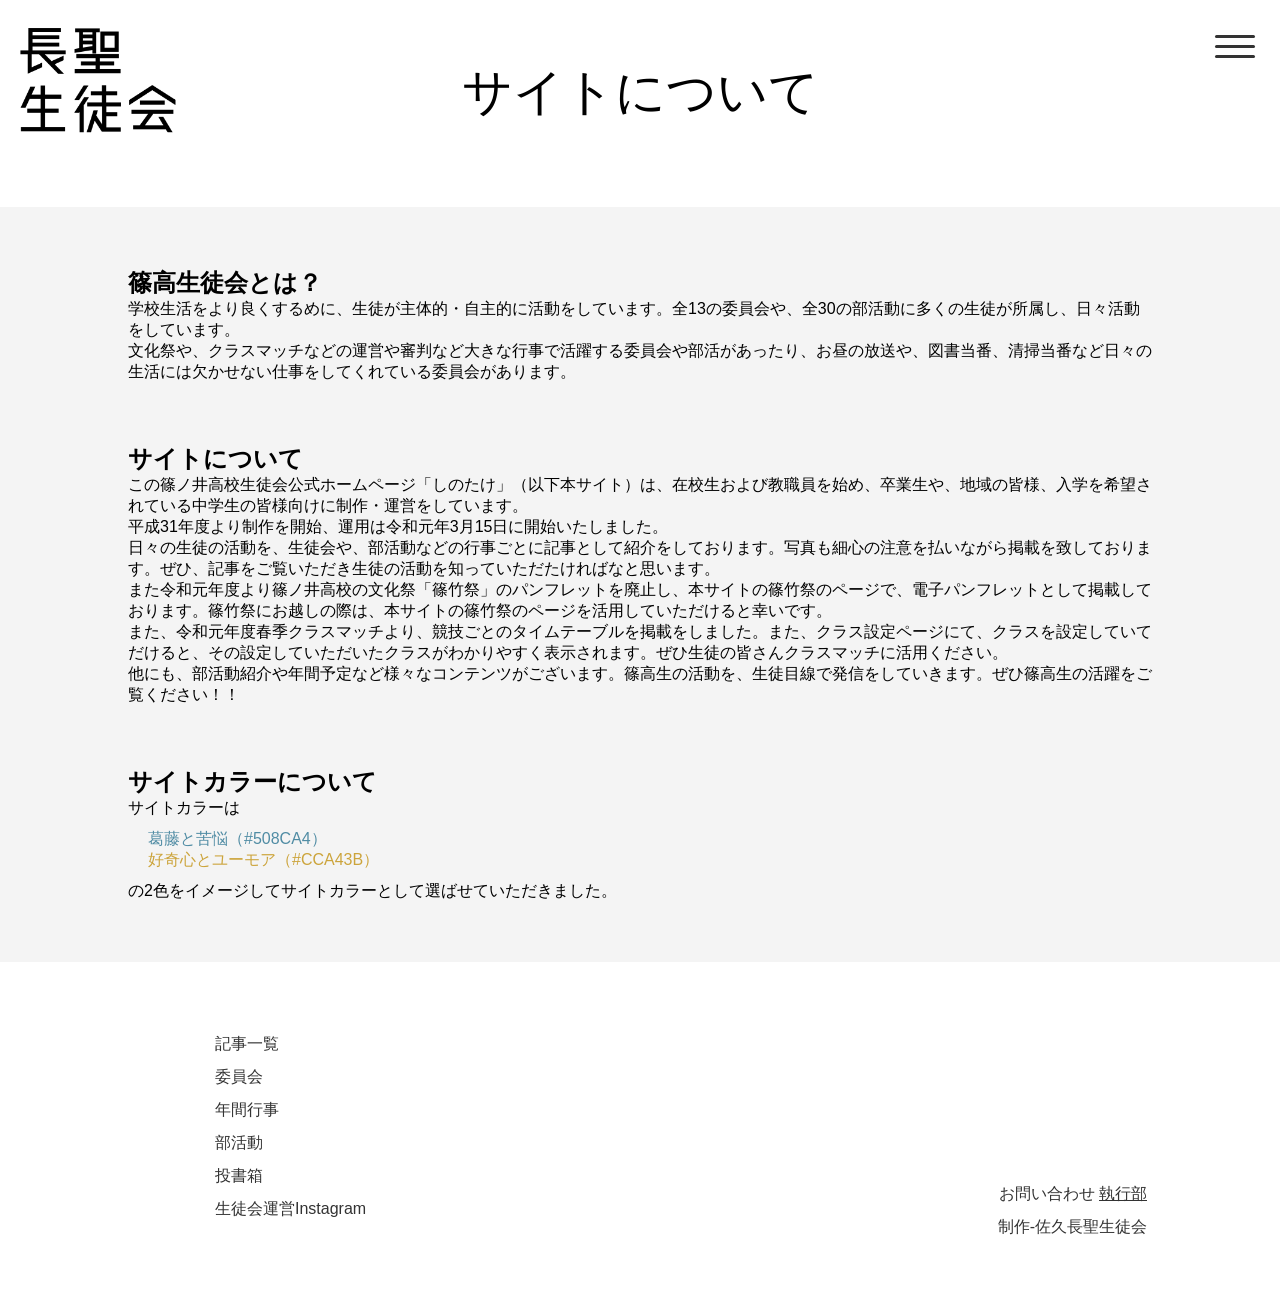
<file: about/about.html>
<!DOCTYPE html>
<html>
    <head>
        <meta charset="utf-8">
        <link rel="apple-touch-icon" type="image/png" href="/img/favicons/apple-touch-icon-180x180.png">
        <link rel="icon" type="image/png" href="/img/favicons/icon-192x192.png">
        <link rel="stylesheet" href="/css/main.css">
        <link rel="stylesheet" href="/about/about.css">
        <script src="/js/jquery-3.6.1.min.js"></script>
    </head>
    <body>
        <div class="openbtn"><span></span><span></span><span></span></div>
        <nav id="g-nav">
            <div id="g-nav-list">
                <div id="particles-js1">
                    <ul>
                        <li><a href="../index.html">Top</a></li>
                        <li><a href="/about/about.html">About</a></li>
                        <li><a href="/article/article.html">Articles</a></li>
                        <li><a href="/committee/committee.html">Committees</a></li>
                        <li><a href="/schedule/schedule.html">Activities</a></li>
                        <li><a href="/club/club.html">Club</a></li>
                        <li><a href="/form/form.html">Connection</a></li>
                        <li><a href="https://www.instagram.com/sakuchoseihighschool/">Sns</a></li>
                    </ul>
                </div>
            </div>
        </nav>
        <a href="../index.html"><img src="../img/big-logo.png" class="logo"></a>
        <header>
            <div class="title">サイトについて</div>
        </header>
        <main>
            <section class="what_is_this">
                <h2 class="about_title">篠高生徒会とは？</h2>
                <div class="about_sentence">
                    学校生活をより良くするめに、生徒が主体的・自主的に活動をしています。全13の委員会や、全30の部活動に多くの生徒が所属し、日々活動をしています。<br>
                    文化祭や、クラスマッチなどの運営や審判など大きな行事で活躍する委員会や部活があったり、お昼の放送や、図書当番、清掃当番など日々の生活には欠かせない仕事をしてくれている委員会があります。
                </div>
            </section>
            <section class="about_this">
                <h2 class="about_title">サイトについて</h2>
                <div class="about_sentence">
                    この篠ノ井高校生徒会公式ホームページ「しのたけ」（以下本サイト）は、在校生および教職員を始め、卒業生や、地域の皆様、入学を希望されている中学生の皆様向けに制作・運営をしています。<br>
                    平成31年度より制作を開始、運用は令和元年3月15日に開始いたしました。<br>
                    日々の生徒の活動を、生徒会や、部活動などの行事ごとに記事として紹介をしております。写真も細心の注意を払いながら掲載を致しております。ぜひ、記事をご覧いただき生徒の活動を知っていただたければなと思います。<br>
                    また令和元年度より篠ノ井高校の文化祭「篠竹祭」のパンフレットを廃止し、本サイトの篠竹祭のページで、電子パンフレットとして掲載しております。篠竹祭にお越しの際は、本サイトの篠竹祭のページを活用していただけると幸いです。<br>
                    また、令和元年度春季クラスマッチより、競技ごとのタイムテーブルを掲載をしました。また、クラス設定ページにて、クラスを設定していてだけると、その設定していただいたクラスがわかりやすく表示されます。ぜひ生徒の皆さんクラスマッチに活用ください。<br>
                    他にも、部活動紹介や年間予定など様々なコンテンツがございます。篠高生の活動を、生徒目線で発信をしていきます。ぜひ篠高生の活躍をご覧ください！！
                </div>
            </section>
            <section class="about_the_color_of_this">
                <h2 class="about_title">サイトカラーについて</h2>
                <div class="about_sentence">
                    <p>サイトカラーは</p>
                    <div class="color_a">葛藤と苦悩（#508CA4）</div>
                    <div class="color_b">好奇心とユーモア（#CCA43B）</div>
                    <div class="about_color">の2色をイメージしてサイトカラーとして選ばせていただきました。</div>
                </div>
            </section>
        </main>
        <footer id="footer">
            <div class="footer_1">
                <ul>
                    <li><a href="/article/article.html">記事一覧</a></li>
                    <li><a href="/committee/committee.html">委員会</a></li>
                    <li><a href="/schedule/schedule.html">年間行事</a></li>
                    <li><a href="/club/club.html">部活動</a></li>
                    <li><a href="/form/form.html">投書箱</a></li>
                    <li><a href="https://www.instagram.com/sakuchoseihighschool/">生徒会運営Instagram</a></li>
                </ul>
            </div>
            <div class="footer_2">
                <ul>
                    <li>お問い合わせ <a href="#">執行部</a></li>
                    <li>制作-佐久長聖生徒会</li>
                </ul>
            </div>
        </footer>
        <script src="/js/main.js"></script>
        <script src="/js/particles.min.js"></script>
        <script src="/js/particle.js"></script>
    </body>
</html>
</file>
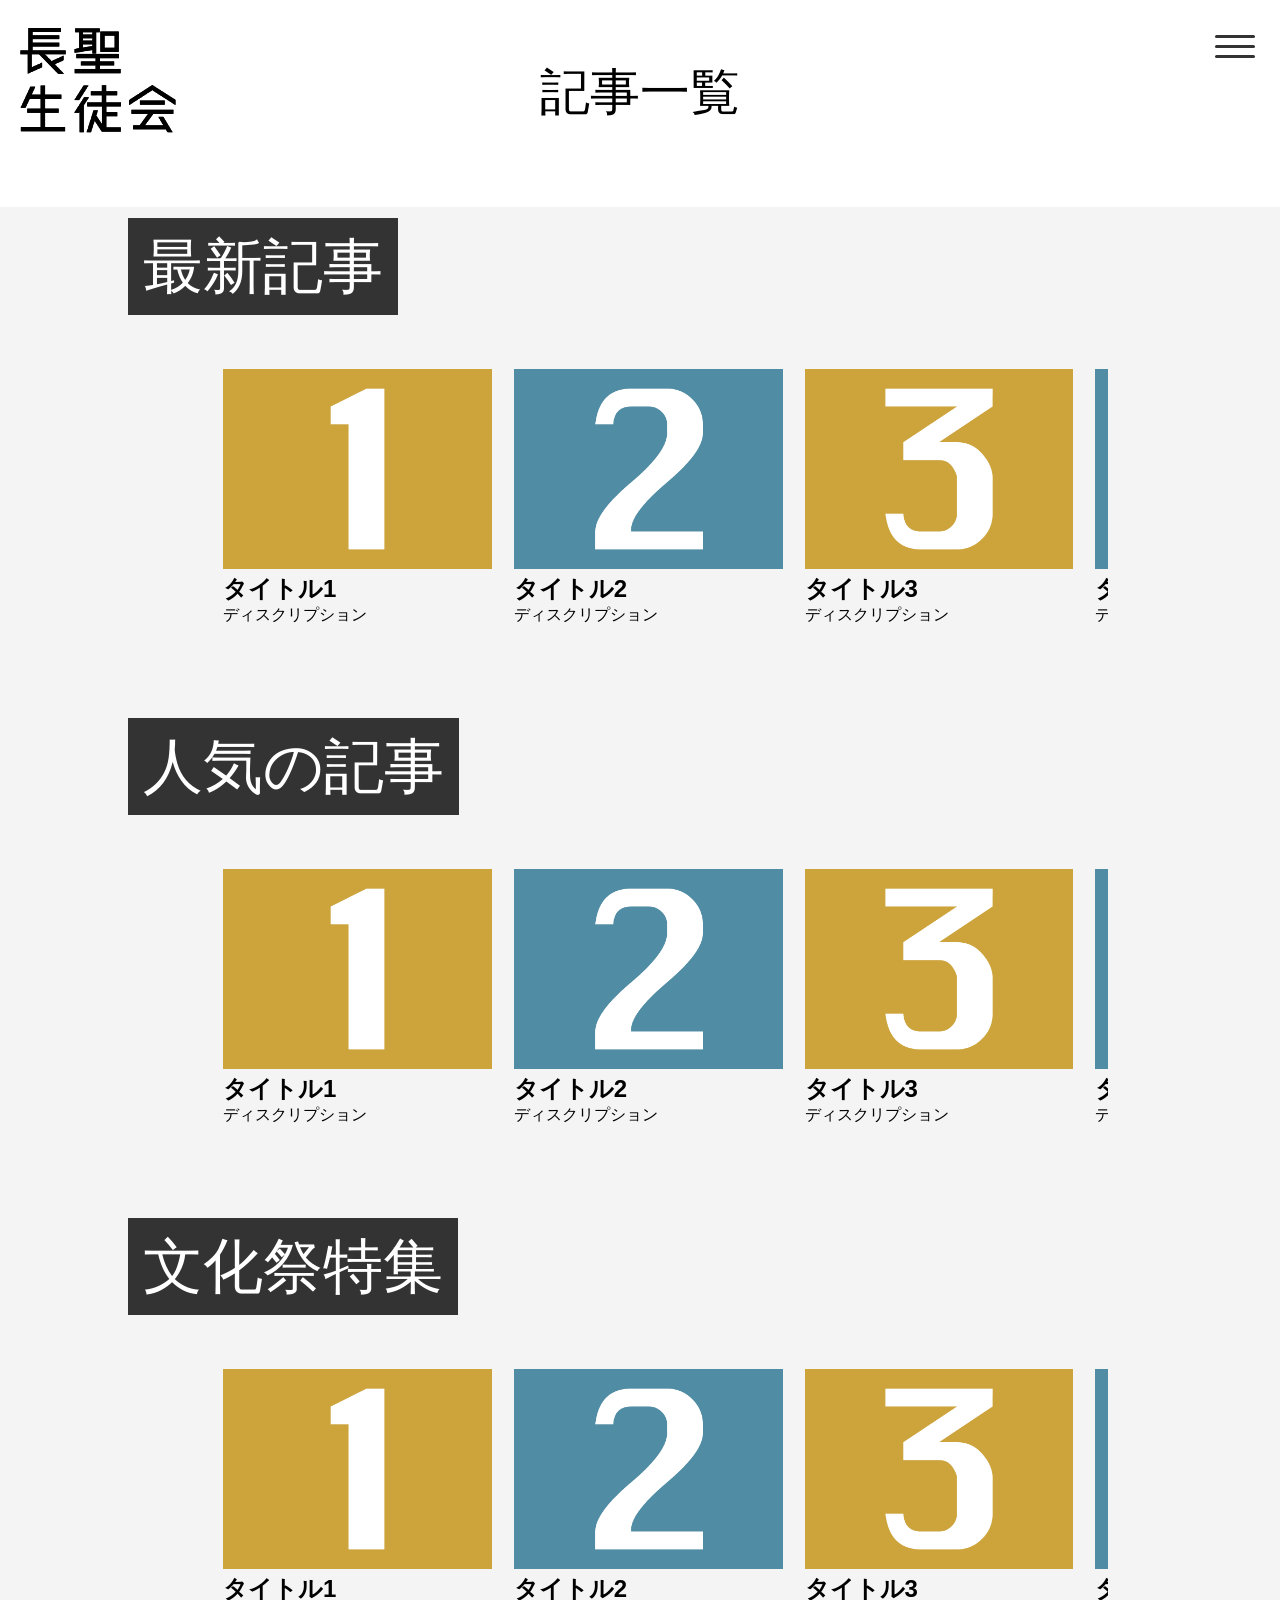
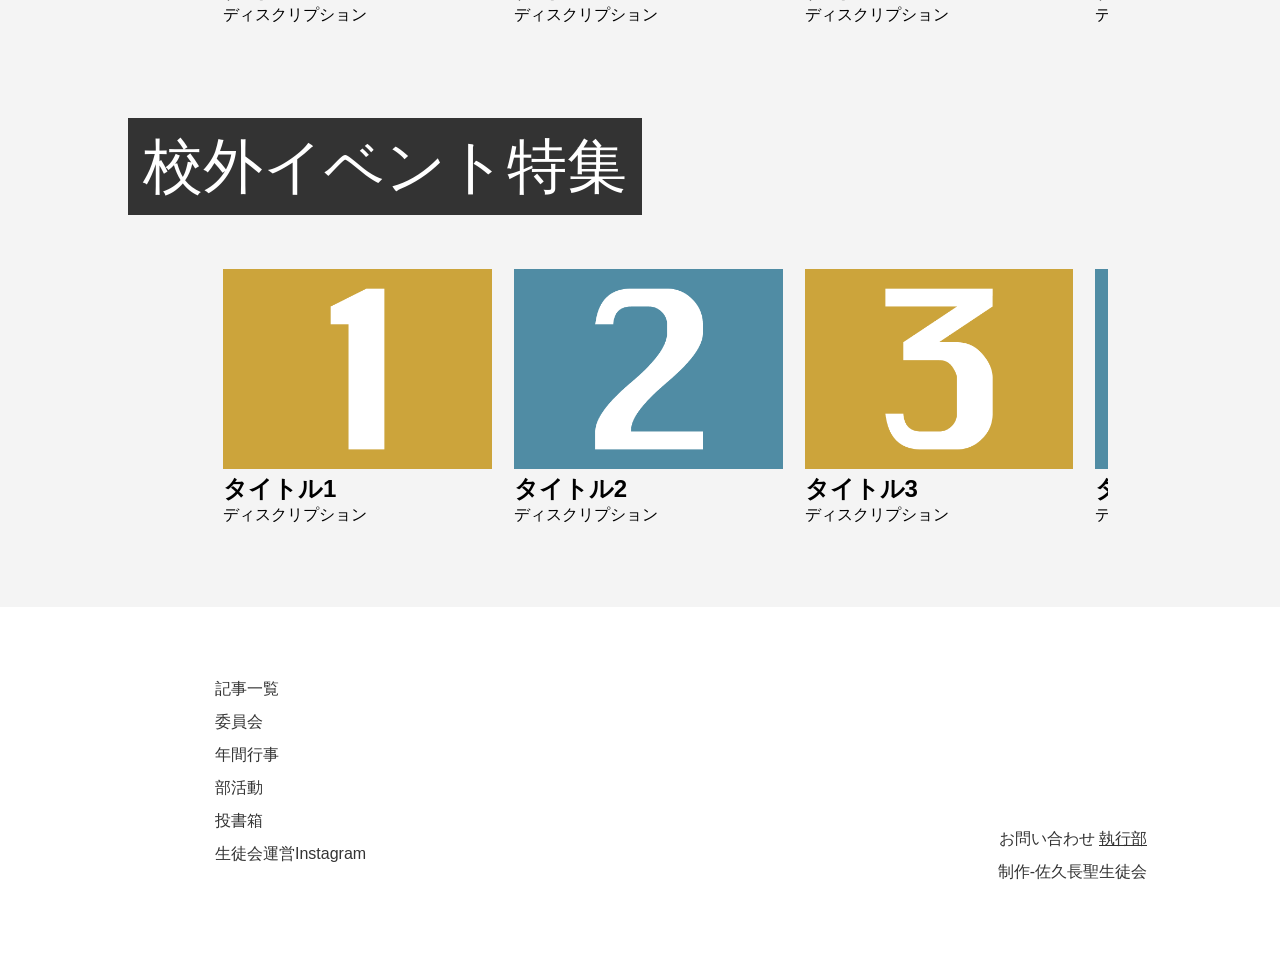
<file: article/article.html>
<!DOCTYPE html>
<html>
    <head>
        <meta charset="utf-8">
        <link rel="apple-touch-icon" type="image/png" href="/img/favicons/apple-touch-icon-180x180.png">
        <link rel="icon" type="image/png" href="/img/favicons/icon-192x192.png">
        <link rel="stylesheet" href="/css/main.css">
        <link rel="stylesheet" href="article.css">
        <script src="/js/jquery-3.6.1.min.js"></script>
        <link rel="preconnect" href="https://fonts.googleapis.com"><link rel="preconnect" href="https://fonts.gstatic.com" crossorigin><link href="https://fonts.googleapis.com/css2?family=Noto+Sans+JP&display=swap" rel="stylesheet">
        <style> @import url('https://fonts.googleapis.com/css2?family=Noto+Sans+JP&display=swap'); </style>
        <title>記事一覧</title>

    </head>
    <body>
        <div class="openbtn"><span></span><span></span><span></span></div>
        <nav id="g-nav">
            <div id="g-nav-list">
                <div class="box-menu">
                    <div class="color_bar"><a href="/article/article.html"><img src="/img/menu/Frame 1.svg"></a></div>
                    <div class="color_bar"><a href="/committee/committee.html"><img src="/img/menu/Frame 2.svg"></a></div>
                    <div class="color_bar"><a href="/schedule/schedule.html"><img src="/img/menu/Frame 3.svg"></a></div>
                    <div class="color_bar"><a href="/club/club.html"><img src="/img/menu/Frame 4.svg"></a></div>
                    <div class="color_bar"><a href="/form/form.html"><img src="/img/menu/Frame 5.svg"></a></div>
                    <div class="color_bar"><a href="https://www.instagram.com/sakuchoseihighschool/"><img src="/img/menu/Frame 6.svg"></a></div>
                </div>
                <a href="../index.html" class="gohome"><img src="/img/menu/home.svg" height="40px" width="40px"></a>
                <a href="https://www.instagram.com/sakuchoseihighschool/" class="goinsta"><img src="/img/menu/instagram.svg" height="35px" width="35px"></a>
                <div class="closebg"></div>
            </div>
        </nav>
        <a href="#"><img src="/img/big-logo.png" class="logo"></a>
        <a href="../index.html"><img src="/img/big-logo.png" class="logo"></a>
        <header>
            <div class="title">記事一覧</div>
        </header>
        <main>
            <section>
                <p><span class="section_title">最新記事</span></p>
                <div class="scroll_content_box">
                    <ul class="scroll_content">
                        <li>
                            <a href="post/post.html">
                                <img src="img/Frame 1.png">
                                <h2>タイトル1</h2>
                                <p>ディスクリプション</p>
                            </a>
                        </li>
                        <li>
                            <a href="post/post.html">
                                <img src="img/Frame 2.png">
                                <h2>タイトル2</h2>
                                <p>ディスクリプション</p>
                            </a>
                        </li>
                        <li>
                            <a href="post/post.html">
                                <img src="img/Frame 3.png">
                                <h2>タイトル3</h2>
                                <p>ディスクリプション</p>
                            </a>
                        </li>
                        <li>
                            <a href="post/post.html">
                                <img src="img/Frame 4.png">
                                <h2>タイトル4</h2>
                                <p>ディスクリプション</p>
                            </a>
                        </li>
                        <li>
                            <a href="post/post.html">
                                <img src="img/Frame 5.png">
                                <h2>タイトル5</h2>
                                <p>ディスクリプション</p>
                            </a>
                        </li>
                        <li>
                            <a href="post/post.html">
                                <img src="img/Frame 6.png">
                                <h2>タイトル6</h2>
                                <p>ディスクリプション</p>
                            </a>
                        </li>
                    </ul>
                </div>
            </section>
            <section>
                <p><span class="section_title">人気の記事</span></p>
                <div class="scroll_content_box">
                    <ul class="scroll_content">
                        <li>
                            <a href="post/post.html">
                                <img src="img/Frame 1.png">
                                <h2>タイトル1</h2>
                                <p>ディスクリプション</p>
                            </a>
                        </li>
                        <li>
                            <a href="post/post.html">
                                <img src="img/Frame 2.png">
                                <h2>タイトル2</h2>
                                <p>ディスクリプション</p>
                            </a>
                        </li>
                        <li>
                            <a href="post/post.html">
                                <img src="img/Frame 3.png">
                                <h2>タイトル3</h2>
                                <p>ディスクリプション</p>
                            </a>
                        </li>
                        <li>
                            <a href="post/post.html">
                                <img src="img/Frame 4.png">
                                <h2>タイトル4</h2>
                                <p>ディスクリプション</p>
                            </a>
                        </li>
                        <li>
                            <a href="post/post.html">
                                <img src="img/Frame 5.png">
                                <h2>タイトル5</h2>
                                <p>ディスクリプション</p>
                            </a>
                        </li>
                        <li>
                            <a href="post/post.html">
                                <img src="img/Frame 6.png">
                                <h2>タイトル6</h2>
                                <p>ディスクリプション</p>
                            </a>
                        </li>
                    </ul>
                </div>
            </section>
            <section>
                <p><span class="section_title">文化祭特集</span></p>
                <div class="scroll_content_box">
                    <ul class="scroll_content">
                        <li>
                            <a href="post/post.html">
                                <img src="img/Frame 1.png">
                                <h2>タイトル1</h2>
                                <p>ディスクリプション</p>
                            </a>
                        </li>
                        <li>
                            <a href="post/post.html">
                                <img src="img/Frame 2.png">
                                <h2>タイトル2</h2>
                                <p>ディスクリプション</p>
                            </a>
                        </li>
                        <li>
                            <a href="post/post.html">
                                <img src="img/Frame 3.png">
                                <h2>タイトル3</h2>
                                <p>ディスクリプション</p>
                            </a>
                        </li>
                        <li>
                            <a href="post/post.html">
                                <img src="img/Frame 4.png">
                                <h2>タイトル4</h2>
                                <p>ディスクリプション</p>
                            </a>
                        </li>
                        <li>
                            <a href="post/post.html">
                                <img src="img/Frame 5.png">
                                <h2>タイトル5</h2>
                                <p>ディスクリプション</p>
                            </a>
                        </li>
                        <li>
                            <a href="post/post.html">
                                <img src="img/Frame 6.png">
                                <h2>タイトル6</h2>
                                <p>ディスクリプション</p>
                            </a>
                        </li>
                    </ul>
                </div>
            </section>
            <section>
                <p><span class="section_title">校外イベント特集</span></p>
                <div class="scroll_content_box">
                    <ul class="scroll_content">
                        <li>
                            <a href="post/post.html">
                                <img src="img/Frame 1.png">
                                <h2>タイトル1</h2>
                                <p>ディスクリプション</p>
                            </a>
                        </li>
                        <li>
                            <a href="post/post.html">
                                <img src="img/Frame 2.png">
                                <h2>タイトル2</h2>
                                <p>ディスクリプション</p>
                            </a>
                        </li>
                        <li>
                            <a href="post/post.html">
                                <img src="img/Frame 3.png">
                                <h2>タイトル3</h2>
                                <p>ディスクリプション</p>
                            </a>
                        </li>
                        <li>
                            <a href="post/post.html">
                                <img src="img/Frame 4.png">
                                <h2>タイトル4</h2>
                                <p>ディスクリプション</p>
                            </a>
                        </li>
                        <li>
                            <a href="post/post.html">
                                <img src="img/Frame 5.png">
                                <h2>タイトル5</h2>
                                <p>ディスクリプション</p>
                            </a>
                        </li>
                        <li>
                            <a href="post/post.html">
                                <img src="img/Frame 6.png">
                                <h2>タイトル6</h2>
                                <p>ディスクリプション</p>
                            </a>
                        </li>
                    </ul>
                </div>
            </section>
        </main>
        <footer>
            <div class="footer_1">
                <ul>
                    <li><a href="/article/article.html">記事一覧</a></li>
                    <li><a href="/committee/committee.html">委員会</a></li>
                    <li><a href="/schedule/schedule.html">年間行事</a></li>
                    <li><a href="/club/club.html">部活動</a></li>
                    <li><a href="/form/form.html">投書箱</a></li>
                    <li><a href="https://www.instagram.com/sakuchoseihighschool/">生徒会運営Instagram</a></li>
                </ul>
            </div>
            <div class="footer_2">
                <ul>
                    <li>お問い合わせ <a href="#">執行部</a></li>
                    <li>制作-佐久長聖生徒会</li>
                </ul>
            </div>
        </footer>
        <script src="/js/main.js"></script>
        <script src="/js/particles.min.js"></script>
        <script src="/js/particle.js"></script>
    </body>
</html>
</file>
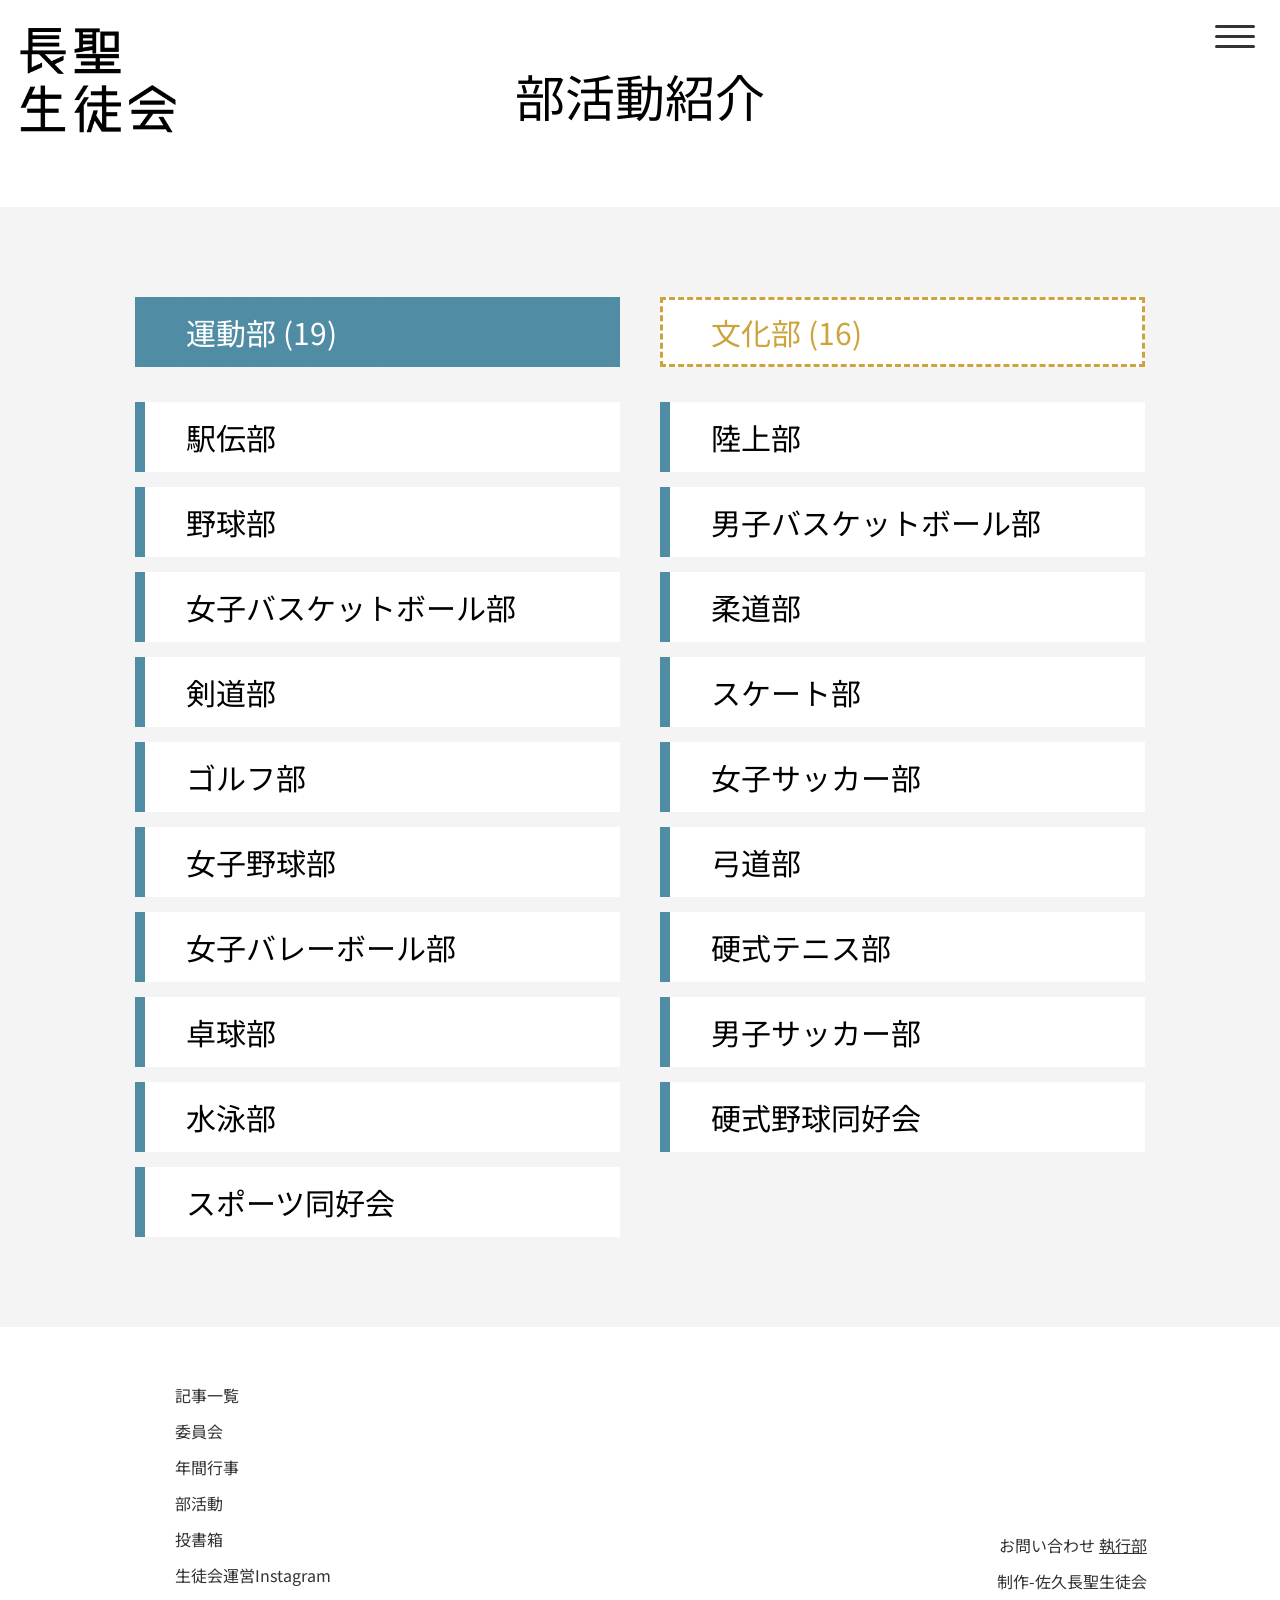
<file: club/club.html>
<!DOCTYPE html>
<html lang="jp">
<head>
    <meta charset="UTF-8">
    <link rel="apple-touch-icon" type="image/png" href="/img/favicons/apple-touch-icon-180x180.png">
    <link rel="icon" type="image/png" href="/img/favicons/icon-192x192.png">
    <meta http-equiv="X-UA-Compatible" content="IE=edge">
    <meta name="viewport" content="width=device-width, initial-scale=1.0">
    <title>Document</title>
    <link rel="stylesheet" href="/css/main.css">
    <link rel="stylesheet" href="/css/slick.css">
    <link rel="stylesheet" href="style.css">
    <script src="/js/jquery-3.6.1.min.js"></script>
    <link rel="preconnect" href="https://fonts.googleapis.com">
    <link rel="preconnect" href="https://fonts.gstatic.com" crossorigin>
    <link href="https://fonts.googleapis.com/css2?family=Noto+Sans+JP&display=swap" rel="stylesheet">
    <style>
        @import url('https://fonts.googleapis.com/css2?family=Noto+Sans+JP&display=swap');
    </style>
</head>
<body>
    <div class="openbtn"><span></span><span></span><span></span></div>
    <nav id="g-nav">
        <div id="g-nav-list">
            <div class="box-menu">
                <div class="color_bar"><a href="/article/article.html"><img src="/img/menu/Frame 1.svg"></a></div>
                <div class="color_bar"><a href="/committee/committee.html"><img src="/img/menu/Frame 2.svg"></a></div>
                <div class="color_bar"><a href="/schedule/schedule.html"><img src="/img/menu/Frame 3.svg"></a></div>
                <div class="color_bar"><a href="/club/club.html"><img src="/img/menu/Frame 4.svg"></a></div>
                <div class="color_bar"><a href="/form/form.html"><img src="/img/menu/Frame 5.svg"></a></div>
                <div class="color_bar"><a href="https://www.instagram.com/sakuchoseihighschool/"><img src="/img/menu/Frame 6.svg"></a></div>
            </div>
            <a href="../index.html" class="gohome"><img src="/img/menu/home.svg" height="40px" width="40px"></a>
            <a href="https://www.instagram.com/sakuchoseihighschool/" class="goinsta"><img src="/img/menu/instagram.svg" height="35px" width="35px"></a>
            <div class="closebg"></div>
        </div>
    </nav>
    <a href="../index.html"><img src="/img/big-logo.png" class="logo"></a>
    <header id="header">
        <div class="title">部活動紹介</div>
    </header>
    <div class="club-sections">
        <div class="switch-btns">
            <div class="switch-to-sports switch-btn club-active-sports" id="elementA"><a href="#" id="button_sports"><p>運動部 (19)</p></a></div>
            <div class="switch-to-culture switch-btn" id="elementB"><a href="#" id="button_culture"><p>文化部 (16)</p></a></div>
        </div>
        <div class="section-sports section-clubs">
            <div class="item"><a href="#" id="openModal_club_sports1" onclick="return false;"><p>駅伝部</p></a></div>
            <div class="item"><a href="#" id="openModal_club_sports2" onclick="return false;"><p>陸上部</p></a></div>
            <div class="item"><a href="#" id="openModal_club_sports3" onclick="return false;"><p>野球部</p></a></div>
            <div class="item"><a href="#" id="openModal_club_sports4" onclick="return false;"><p>男子バスケットボール部</p></a></div>
            <div class="item"><a href="#" id="openModal_club_sports5" onclick="return false;"><p>女子バスケットボール部</p></a></div>
            <div class="item"><a href="#" id="openModal_club_sports6" onclick="return false;"><p>柔道部</p></a></div>
            <div class="item"><a href="#" id="openModal_club_sports7" onclick="return false;"><p>剣道部</p></a></div>
            <div class="item"><a href="#" id="openModal_club_sports8" onclick="return false;"><p>スケート部</p></a></div>
            <div class="item"><a href="#" id="openModal_club_sports9" onclick="return false;"><p>ゴルフ部</p></a></div>
            <div class="item"><a href="#" id="openModal_club_sports10" onclick="return false;"><p>女子サッカー部</p></a></div>
            <div class="item"><a href="#" id="openModal_club_sports11" onclick="return false;"><p>女子野球部</p></a></div>
            <div class="item"><a href="#" id="openModal_club_sports12" onclick="return false;"><p>弓道部</p></a></div>
            <div class="item"><a href="#" id="openModal_club_sports13" onclick="return false;"><p>女子バレーボール部</p></a></div>
            <div class="item"><a href="#" id="openModal_club_sports14" onclick="return false;"><p>硬式テニス部</p></a></div>
            <div class="item"><a href="#" id="openModal_club_sports15" onclick="return false;"><p>卓球部</p></a></div>
            <div class="item"><a href="#" id="openModal_club_sports16" onclick="return false;"><p>男子サッカー部</p></a></div>
            <div class="item"><a href="#" id="openModal_club_sports17" onclick="return false;"><p>水泳部</p></a></div>
            <div class="item"><a href="#" id="openModal_club_sports18" onclick="return false;"><p>硬式野球同好会</p></a></div>
            <div class="item"><a href="#" id="openModal_club_sports19" onclick="return false;"><p>スポーツ同好会</p></a></div>
        </div>
        <div class="section-culture section-clubs" style="display: none;">
            <div class="item"><a href="#" id="openModal_club_culture1" onclick="return false;"><p>吹奏楽部</p></a></div>
            <div class="item"><a href="#" id="openModal_club_culture2" onclick="return false;"><p>書道部</p></a></div>
            <div class="item"><a href="#" id="openModal_club_culture3" onclick="return false;"><p>華道部</p></a></div>
            <div class="item"><a href="#" id="openModal_club_culture4" onclick="return false;"><p>茶道部</p></a></div>
            <div class="item"><a href="#" id="openModal_club_culture5" onclick="return false;"><p>写真部</p></a></div>
            <div class="item"><a href="#" id="openModal_club_culture6" onclick="return false;"><p>科学部</p></a></div>
            <div class="item"><a href="#" id="openModal_club_culture7" onclick="return false;"><p>囲碁将棋部</p></a></div>
            <div class="item"><a href="#" id="openModal_club_culture8" onclick="return false;"><p>アートクリエーション部</p></a></div>
            <div class="item"><a href="#" id="openModal_club_culture9" onclick="return false;"><p>英会話部</p></a></div>
            <div class="item"><a href="#" id="openModal_club_culture10" onclick="return false;"><p>インターアクト部</p></a></div>
            <div class="item"><a href="#" id="openModal_club_culture11" onclick="return false;"><p>クイズ研究会部</p></a></div>
            <div class="item"><a href="#" id="openModal_club_culture12" onclick="return false;"><p>管弦楽部（中高合同）</p></a></div>
            <div class="item"><a href="#" id="openModal_club_culture13" onclick="return false;"><p>ダンス部（中高合同）</p></a></div>
            <div class="item"><a href="#" id="openModal_club_culture14" onclick="return false;"><p>チアリーダー同好会</p></a></div>
            <div class="item"><a href="#" id="openModal_club_culture15" onclick="return false;"><p>合唱同好会</p></a></div>
            <div class="item"><a href="#" id="openModal_club_culture16" onclick="return false;"><p>ギター同好会</p></a></div>
        </div>
    </div>
    <!--基本display:none;-->
        <div id="fixed_club_sports" style="display: none;">
            <section id="club_sports" class="fixed_clubs">
                <div class="wrapper">
                    <ul class="slider">
                        <li class="slider-img slider-item01"><img src="img/sports/Frame 1.png"></li>
                        <li class="slider-img slider-item02"><img src="img/sports/Frame 2.png"></li>
                        <li class="slider-img slider-item03"><img src="img/sports/Frame 3.png"></li>
                        <li class="slider-img slider-item04"><img src="img/sports/Frame 4.png"></li>
                        <li class="slider-img slider-item05"><img src="img/sports/Frame 5.png"></li>
                        <li class="slider-img slider-item06"><img src="img/sports/Frame 6.png"></li>
                        <li class="slider-img slider-item07"><img src="img/sports/Frame 7.png"></li>
                        <li class="slider-img slider-item08"><img src="img/sports/Frame 8.png"></li>
                        <li class="slider-img slider-item09"><img src="img/sports/Frame 9.png"></li>
                        <li class="slider-img slider-item10"><img src="img/sports/Frame 10.png"></li>
                        <li class="slider-img slider-item11"><img src="img/sports/Frame 11.png"></li>
                        <li class="slider-img slider-item12"><img src="img/sports/Frame 12.png"></li>
                        <li class="slider-img slider-item13"><img src="img/sports/Frame 13.png"></li>
                        <li class="slider-img slider-item14"><img src="img/sports/Frame 14.png"></li>
                        <li class="slider-img slider-item15"><img src="img/sports/Frame 15.png"></li>
                        <li class="slider-img slider-item16"><img src="img/sports/Frame 16.png"></li>
                        <li class="slider-img slider-item17"><img src="img/sports/Frame 17.png"></li>
                        <li class="slider-img slider-item18"><img src="img/sports/Frame 18.png"></li>
                        <li class="slider-img slider-item19"><img src="img/sports/Frame 19.png"></li>
                    </ul>
                </div>
                <div class="under_info">
                    <div class="wrapper_info">
                        <ul class="slider_other">
                            <li class="slider-item slider-item01" style="width: 100%;">
                                <div class="for_scrolling">
                                    <div class="cont-box-sports">
                                        <h2>駅伝部</h2>
                                        <div class="details-box">
                                            <div class="cont-details">
                                                <p>【ダミーテキスト１】僕達は、先生の指導のもと、県大会出場を目標に日々活動しています。 やる気があってサッカーを頑張りたい、という人は、未経験の方でも大歓迎です！
                                                    練習では、基礎を固めたり、色々なシチュエーションを想定してメニューに入れています。あとは試合を多めにやります。これは試合の緊張感を忘れないためでもあります。
                                                    皆で楽しく真剣にサッカーをしましょう！</p>
                                            </div>
                                            <div class="without-details">
                                                <div class="location-and-time-and-member">
                                                    <div class="member">
                                                        <h3>部員数</h3>
                                                        <p>1年 15人<br>2年 6人</p>
                                                    </div>
                                                    <div class="do-kono-location?">
                                                        <h3>場所、時間</h3>
                                                        <p>平日 16:15~18:30<br>休日 09:00~12:00/13:00~16:00</p>
                                                    </div>
                                                </div>
                                                <div class="achievements">
                                                    <h3>実績</h3>
                                                    <p>2020年xxx大会準優勝<br>2021年xxx大会準優勝<br>2022年xxx大会優勝</p>
                                                </div>
                                            </div>
                                        </div>
                                    </div>
                                </div>
                            </li>
                            <li class="slider-item slider-item02">
                                <div class="for_scrolling">
                                    <div class="cont-box-sports">
                                        <h2>陸上部</h2>
                                        <div class="details-box">
                                            <div class="cont-details">
                                                <p>【ダミーテキスト２】僕達は、先生の指導のもと、県大会出場を目標に日々活動しています。 やる気があってサッカーを頑張りたい、という人は、未経験の方でも大歓迎です！
                                                    練習では、基礎を固めたり、色々なシチュエーションを想定してメニューに入れています。あとは試合を多めにやります。これは試合の緊張感を忘れないためでもあります。
                                                    皆で楽しく真剣にサッカーをしましょう！</p>
                                            </div>
                                            <div class="without-details">
                                                <div class="location-and-time-and-member">
                                                    <div class="member">
                                                        <h3>部員数</h3>
                                                        <p>1年 15人<br>2年 6人</p>
                                                    </div>
                                                    <div class="do-kono-location?">
                                                        <h3>場所、時間</h3>
                                                        <p>平日 16:15~18:30<br>休日 09:00~12:00/13:00~16:00</p>
                                                    </div>
                                                </div>
                                                <div class="achievements">
                                                    <h3>実績</h3>
                                                    <p>2020年xxx大会準優勝<br>2021年xxx大会準優勝<br>2022年xxx大会優勝</p>
                                                </div>
                                            </div>
                                        </div>
                                    </div>
                                </div>
                            </li>
                            <li class="slider-item slider-item03"><div class="for_scrolling">
                                <div class="cont-box-sports">
                                    <h2>野球部</h2>
                                    <div class="details-box">
                                        <div class="cont-details">
                                            <p>【ダミーテキスト３】僕達は、先生の指導のもと、県大会出場を目標に日々活動しています。 やる気があってサッカーを頑張りたい、という人は、未経験の方でも大歓迎です！
                                                練習では、基礎を固めたり、色々なシチュエーションを想定してメニューに入れています。あとは試合を多めにやります。これは試合の緊張感を忘れないためでもあります。
                                                皆で楽しく真剣にサッカーをしましょう！</p>
                                        </div>
                                        <div class="without-details">
                                            <div class="location-and-time-and-member">
                                                <div class="member">
                                                    <h3>部員数</h3>
                                                    <p>1年 15人<br>2年 6人</p>
                                                </div>
                                                <div class="do-kono-location?">
                                                    <h3>場所、時間</h3>
                                                    <p>平日 16:15~18:30<br>休日 09:00~12:00/13:00~16:00</p>
                                                </div>
                                            </div>
                                            <div class="achievements">
                                                <h3>実績</h3>
                                                <p>2020年xxx大会準優勝<br>2021年xxx大会準優勝<br>2022年xxx大会優勝</p>
                                            </div>
                                        </div>
                                    </div>
                                </div>
                            </div></li>
                            <li class="slider-item slider-item04"><div class="for_scrolling">
                                <div class="cont-box-sports">
                                    <h2>男子バスケットボール部</h2>
                                    <div class="details-box">
                                        <div class="cont-details">
                                            <p>【ダミーテキスト４】僕達は、先生の指導のもと、県大会出場を目標に日々活動しています。 やる気があってサッカーを頑張りたい、という人は、未経験の方でも大歓迎です！
                                                練習では、基礎を固めたり、色々なシチュエーションを想定してメニューに入れています。あとは試合を多めにやります。これは試合の緊張感を忘れないためでもあります。
                                                皆で楽しく真剣にサッカーをしましょう！</p>
                                        </div>
                                        <div class="without-details">
                                            <div class="location-and-time-and-member">
                                                <div class="member">
                                                    <h3>部員数</h3>
                                                    <p>1年 15人<br>2年 6人</p>
                                                </div>
                                                <div class="do-kono-location?">
                                                    <h3>場所、時間</h3>
                                                    <p>平日 16:15~18:30<br>休日 09:00~12:00/13:00~16:00</p>
                                                </div>
                                            </div>
                                            <div class="achievements">
                                                <h3>実績</h3>
                                                <p>2020年xxx大会準優勝<br>2021年xxx大会準優勝<br>2022年xxx大会優勝</p>
                                            </div>
                                        </div>
                                    </div>
                                </div>
                            </div></li>
                            <li class="slider-item slider-item05"><div class="for_scrolling">
                                <div class="cont-box-sports">
                                    <h2>女子バスケットボール部</h2>
                                    <div class="details-box">
                                        <div class="cont-details">
                                            <p>【ダミーテキスト５】僕達は、先生の指導のもと、県大会出場を目標に日々活動しています。 やる気があってサッカーを頑張りたい、という人は、未経験の方でも大歓迎です！
                                                練習では、基礎を固めたり、色々なシチュエーションを想定してメニューに入れています。あとは試合を多めにやります。これは試合の緊張感を忘れないためでもあります。
                                                皆で楽しく真剣にサッカーをしましょう！</p>
                                        </div>
                                        <div class="without-details">
                                            <div class="location-and-time-and-member">
                                                <div class="member">
                                                    <h3>部員数</h3>
                                                    <p>1年 15人<br>2年 6人</p>
                                                </div>
                                                <div class="do-kono-location?">
                                                    <h3>場所、時間</h3>
                                                    <p>平日 16:15~18:30<br>休日 09:00~12:00/13:00~16:00</p>
                                                </div>
                                            </div>
                                            <div class="achievements">
                                                <h3>実績</h3>
                                                <p>2020年xxx大会準優勝<br>2021年xxx大会準優勝<br>2022年xxx大会優勝</p>
                                            </div>
                                        </div>
                                    </div>
                                </div>
                            </div></li>
                            <li class="slider-item slider-item06"><div class="for_scrolling">
                                <div class="cont-box-sports">
                                    <h2>柔道部</h2>
                                    <div class="details-box">
                                        <div class="cont-details">
                                            <p>【ダミーテキスト６】僕達は、先生の指導のもと、県大会出場を目標に日々活動しています。 やる気があってサッカーを頑張りたい、という人は、未経験の方でも大歓迎です！
                                                練習では、基礎を固めたり、色々なシチュエーションを想定してメニューに入れています。あとは試合を多めにやります。これは試合の緊張感を忘れないためでもあります。
                                                皆で楽しく真剣にサッカーをしましょう！</p>
                                        </div>
                                        <div class="without-details">
                                            <div class="location-and-time-and-member">
                                                <div class="member">
                                                    <h3>部員数</h3>
                                                    <p>1年 15人<br>2年 6人</p>
                                                </div>
                                                <div class="do-kono-location?">
                                                    <h3>場所、時間</h3>
                                                    <p>平日 16:15~18:30<br>休日 09:00~12:00/13:00~16:00</p>
                                                </div>
                                            </div>
                                            <div class="achievements">
                                                <h3>実績</h3>
                                                <p>2020年xxx大会準優勝<br>2021年xxx大会準優勝<br>2022年xxx大会優勝</p>
                                            </div>
                                        </div>
                                    </div>
                                </div>
                            </div></li>
                            <li class="slider-item slider-item07"><div class="for_scrolling">
                                <div class="cont-box-sports">
                                    <h2>剣道部</h2>
                                    <div class="details-box">
                                        <div class="cont-details">
                                            <p>【ダミーテキスト７】僕達は、先生の指導のもと、県大会出場を目標に日々活動しています。 やる気があってサッカーを頑張りたい、という人は、未経験の方でも大歓迎です！
                                                練習では、基礎を固めたり、色々なシチュエーションを想定してメニューに入れています。あとは試合を多めにやります。これは試合の緊張感を忘れないためでもあります。
                                                皆で楽しく真剣にサッカーをしましょう！</p>
                                        </div>
                                        <div class="without-details">
                                            <div class="location-and-time-and-member">
                                                <div class="member">
                                                    <h3>部員数</h3>
                                                    <p>1年 15人<br>2年 6人</p>
                                                </div>
                                                <div class="do-kono-location?">
                                                    <h3>場所、時間</h3>
                                                    <p>平日 16:15~18:30<br>休日 09:00~12:00/13:00~16:00</p>
                                                </div>
                                            </div>
                                            <div class="achievements">
                                                <h3>実績</h3>
                                                <p>2020年xxx大会準優勝<br>2021年xxx大会準優勝<br>2022年xxx大会優勝</p>
                                            </div>
                                        </div>
                                    </div>
                                </div>
                            </div></li>
                            <li class="slider-item slider-item08"><div class="for_scrolling">
                                <div class="cont-box-sports">
                                    <h2>スケート部</h2>
                                    <div class="details-box">
                                        <div class="cont-details">
                                            <p>【ダミーテキスト８】僕達は、先生の指導のもと、県大会出場を目標に日々活動しています。 やる気があってサッカーを頑張りたい、という人は、未経験の方でも大歓迎です！
                                                練習では、基礎を固めたり、色々なシチュエーションを想定してメニューに入れています。あとは試合を多めにやります。これは試合の緊張感を忘れないためでもあります。
                                                皆で楽しく真剣にサッカーをしましょう！</p>
                                        </div>
                                        <div class="without-details">
                                            <div class="location-and-time-and-member">
                                                <div class="member">
                                                    <h3>部員数</h3>
                                                    <p>1年 15人<br>2年 6人</p>
                                                </div>
                                                <div class="do-kono-location?">
                                                    <h3>場所、時間</h3>
                                                    <p>平日 16:15~18:30<br>休日 09:00~12:00/13:00~16:00</p>
                                                </div>
                                            </div>
                                            <div class="achievements">
                                                <h3>実績</h3>
                                                <p>2020年xxx大会準優勝<br>2021年xxx大会準優勝<br>2022年xxx大会優勝</p>
                                            </div>
                                        </div>
                                    </div>
                                </div>
                            </div></li>
                            <li class="slider-item slider-item09">
                                <div class="for_scrolling">
                                    <div class="cont-box-sports">
                                        <h2>ゴルフ部</h2>
                                        <div class="details-box">
                                            <div class="cont-details">
                                                <p>【ダミーテキスト９】僕達は、先生の指導のもと、県大会出場を目標に日々活動しています。 やる気があってサッカーを頑張りたい、という人は、未経験の方でも大歓迎です！
                                                    練習では、基礎を固めたり、色々なシチュエーションを想定してメニューに入れています。あとは試合を多めにやります。これは試合の緊張感を忘れないためでもあります。
                                                    皆で楽しく真剣にサッカーをしましょう！</p>
                                            </div>
                                            <div class="without-details">
                                                <div class="location-and-time-and-member">
                                                    <div class="member">
                                                        <h3>部員数</h3>
                                                        <p>1年 15人<br>2年 6人</p>
                                                    </div>
                                                    <div class="do-kono-location?">
                                                        <h3>場所、時間</h3>
                                                        <p>平日 16:15~18:30<br>休日 09:00~12:00/13:00~16:00</p>
                                                    </div>
                                                </div>
                                                <div class="achievements">
                                                    <h3>実績</h3>
                                                    <p>2020年xxx大会準優勝<br>2021年xxx大会準優勝<br>2022年xxx大会優勝</p>
                                                </div>
                                            </div>
                                        </div>
                                    </div>
                                </div>
                            </li>
                            <li class="slider-item slider-item10">
                                <div class="for_scrolling">
                                    <div class="cont-box-sports">
                                        <h2>女子サッカー部</h2>
                                        <div class="details-box">
                                            <div class="cont-details">
                                                <p>【ダミーテキスト１０】僕達は、先生の指導のもと、県大会出場を目標に日々活動しています。 やる気があってサッカーを頑張りたい、という人は、未経験の方でも大歓迎です！
                                                    練習では、基礎を固めたり、色々なシチュエーションを想定してメニューに入れています。あとは試合を多めにやります。これは試合の緊張感を忘れないためでもあります。
                                                    皆で楽しく真剣にサッカーをしましょう！</p>
                                            </div>
                                            <div class="without-details">
                                                <div class="location-and-time-and-member">
                                                    <div class="member">
                                                        <h3>部員数</h3>
                                                        <p>1年 15人<br>2年 6人</p>
                                                    </div>
                                                    <div class="do-kono-location?">
                                                        <h3>場所、時間</h3>
                                                        <p>平日 16:15~18:30<br>休日 09:00~12:00/13:00~16:00</p>
                                                    </div>
                                                </div>
                                                <div class="achievements">
                                                    <h3>実績</h3>
                                                    <p>2020年xxx大会準優勝<br>2021年xxx大会準優勝<br>2022年xxx大会優勝</p>
                                                </div>
                                            </div>
                                        </div>
                                    </div>
                                </div></li>
                            <li class="slider-item slider-item11">
                                <div class="for_scrolling">
                                    <div class="cont-box-sports">
                                        <h2>女子野球部</h2>
                                        <div class="details-box">
                                            <div class="cont-details">
                                                <p>【ダミーテキスト１１】僕達は、先生の指導のもと、県大会出場を目標に日々活動しています。 やる気があってサッカーを頑張りたい、という人は、未経験の方でも大歓迎です！
                                                    練習では、基礎を固めたり、色々なシチュエーションを想定してメニューに入れています。あとは試合を多めにやります。これは試合の緊張感を忘れないためでもあります。
                                                    皆で楽しく真剣にサッカーをしましょう！</p>
                                            </div>
                                            <div class="without-details">
                                                <div class="location-and-time-and-member">
                                                    <div class="member">
                                                        <h3>部員数</h3>
                                                        <p>1年 15人<br>2年 6人</p>
                                                    </div>
                                                    <div class="do-kono-location?">
                                                        <h3>場所、時間</h3>
                                                        <p>平日 16:15~18:30<br>休日 09:00~12:00/13:00~16:00</p>
                                                    </div>
                                                </div>
                                                <div class="achievements">
                                                    <h3>実績</h3>
                                                    <p>2020年xxx大会準優勝<br>2021年xxx大会準優勝<br>2022年xxx大会優勝</p>
                                                </div>
                                            </div>
                                        </div>
                                    </div>
                                </div></li>
                            <li class="slider-item slider-item12">
                                <div class="for_scrolling">
                                    <div class="cont-box-sports">
                                        <h2>弓道部</h2>
                                        <div class="details-box">
                                            <div class="cont-details">
                                                <p>【ダミーテキスト１２】僕達は、先生の指導のもと、県大会出場を目標に日々活動しています。 やる気があってサッカーを頑張りたい、という人は、未経験の方でも大歓迎です！
                                                    練習では、基礎を固めたり、色々なシチュエーションを想定してメニューに入れています。あとは試合を多めにやります。これは試合の緊張感を忘れないためでもあります。
                                                    皆で楽しく真剣にサッカーをしましょう！</p>
                                            </div>
                                            <div class="without-details">
                                                <div class="location-and-time-and-member">
                                                    <div class="member">
                                                        <h3>部員数</h3>
                                                        <p>1年 15人<br>2年 6人</p>
                                                    </div>
                                                    <div class="do-kono-location?">
                                                        <h3>場所、時間</h3>
                                                        <p>平日 16:15~18:30<br>休日 09:00~12:00/13:00~16:00</p>
                                                    </div>
                                                </div>
                                                <div class="achievements">
                                                    <h3>実績</h3>
                                                    <p>2020年xxx大会準優勝<br>2021年xxx大会準優勝<br>2022年xxx大会優勝</p>
                                                </div>
                                            </div>
                                        </div>
                                    </div>
                                </div></li>
                            <li class="slider-item slider-item13">
                                <div class="for_scrolling">
                                    <div class="cont-box-sports">
                                        <h2>女子バレーボール部</h2>
                                        <div class="details-box">
                                            <div class="cont-details">
                                                <p>【ダミーテキスト１３】僕達は、先生の指導のもと、県大会出場を目標に日々活動しています。 やる気があってサッカーを頑張りたい、という人は、未経験の方でも大歓迎です！
                                                    練習では、基礎を固めたり、色々なシチュエーションを想定してメニューに入れています。あとは試合を多めにやります。これは試合の緊張感を忘れないためでもあります。
                                                    皆で楽しく真剣にサッカーをしましょう！</p>
                                            </div>
                                            <div class="without-details">
                                                <div class="location-and-time-and-member">
                                                    <div class="member">
                                                        <h3>部員数</h3>
                                                        <p>1年 15人<br>2年 6人</p>
                                                    </div>
                                                    <div class="do-kono-location?">
                                                        <h3>場所、時間</h3>
                                                        <p>平日 16:15~18:30<br>休日 09:00~12:00/13:00~16:00</p>
                                                    </div>
                                                </div>
                                                <div class="achievements">
                                                    <h3>実績</h3>
                                                    <p>2020年xxx大会準優勝<br>2021年xxx大会準優勝<br>2022年xxx大会優勝</p>
                                                </div>
                                            </div>
                                        </div>
                                    </div>
                                </div></li>
                            <li class="slider-item slider-item14">
                                <div class="for_scrolling">
                                    <div class="cont-box-sports">
                                        <h2>硬式テニス部</h2>
                                        <div class="details-box">
                                            <div class="cont-details">
                                                <p>【ダミーテキスト１４】僕達は、先生の指導のもと、県大会出場を目標に日々活動しています。 やる気があってサッカーを頑張りたい、という人は、未経験の方でも大歓迎です！
                                                    練習では、基礎を固めたり、色々なシチュエーションを想定してメニューに入れています。あとは試合を多めにやります。これは試合の緊張感を忘れないためでもあります。
                                                    皆で楽しく真剣にサッカーをしましょう！</p>
                                            </div>
                                            <div class="without-details">
                                                <div class="location-and-time-and-member">
                                                    <div class="member">
                                                        <h3>部員数</h3>
                                                        <p>1年 15人<br>2年 6人</p>
                                                    </div>
                                                    <div class="do-kono-location?">
                                                        <h3>場所、時間</h3>
                                                        <p>平日 16:15~18:30<br>休日 09:00~12:00/13:00~16:00</p>
                                                    </div>
                                                </div>
                                                <div class="achievements">
                                                    <h3>実績</h3>
                                                    <p>2020年xxx大会準優勝<br>2021年xxx大会準優勝<br>2022年xxx大会優勝</p>
                                                </div>
                                            </div>
                                        </div>
                                    </div>
                                </div></li>
                            <li class="slider-item slider-item15">
                                <div class="for_scrolling">
                                    <div class="cont-box-sports">
                                        <h2>卓球部</h2>
                                        <div class="details-box">
                                            <div class="cont-details">
                                                <p>【ダミーテキスト１５】僕達は、先生の指導のもと、県大会出場を目標に日々活動しています。 やる気があってサッカーを頑張りたい、という人は、未経験の方でも大歓迎です！
                                                    練習では、基礎を固めたり、色々なシチュエーションを想定してメニューに入れています。あとは試合を多めにやります。これは試合の緊張感を忘れないためでもあります。
                                                    皆で楽しく真剣にサッカーをしましょう！</p>
                                            </div>
                                            <div class="without-details">
                                                <div class="location-and-time-and-member">
                                                    <div class="member">
                                                        <h3>部員数</h3>
                                                        <p>1年 15人<br>2年 6人</p>
                                                    </div>
                                                    <div class="do-kono-location?">
                                                        <h3>場所、時間</h3>
                                                        <p>平日 16:15~18:30<br>休日 09:00~12:00/13:00~16:00</p>
                                                    </div>
                                                </div>
                                                <div class="achievements">
                                                    <h3>実績</h3>
                                                    <p>2020年xxx大会準優勝<br>2021年xxx大会準優勝<br>2022年xxx大会優勝</p>
                                                </div>
                                            </div>
                                        </div>
                                    </div>
                                </div></li>
                            <li class="slider-item slider-item16">
                                <div class="for_scrolling">
                                    <div class="cont-box-sports">
                                        <h2>男子サッカー部</h2>
                                        <div class="details-box">
                                            <div class="cont-details">
                                                <p>【ダミーテキスト１６】僕達は、先生の指導のもと、県大会出場を目標に日々活動しています。 やる気があってサッカーを頑張りたい、という人は、未経験の方でも大歓迎です！
                                                    練習では、基礎を固めたり、色々なシチュエーションを想定してメニューに入れています。あとは試合を多めにやります。これは試合の緊張感を忘れないためでもあります。
                                                    皆で楽しく真剣にサッカーをしましょう！</p>
                                            </div>
                                            <div class="without-details">
                                                <div class="location-and-time-and-member">
                                                    <div class="member">
                                                        <h3>部員数</h3>
                                                        <p>1年 15人<br>2年 6人</p>
                                                    </div>
                                                    <div class="do-kono-location?">
                                                        <h3>場所、時間</h3>
                                                        <p>平日 16:15~18:30<br>休日 09:00~12:00/13:00~16:00</p>
                                                    </div>
                                                </div>
                                                <div class="achievements">
                                                    <h3>実績</h3>
                                                    <p>2020年xxx大会準優勝<br>2021年xxx大会準優勝<br>2022年xxx大会優勝</p>
                                                </div>
                                            </div>
                                        </div>
                                    </div>
                                </div></li>
                            <li class="slider-item slider-item17">
                                <div class="for_scrolling">
                                    <div class="cont-box-sports">
                                        <h2>水泳部</h2>
                                        <div class="details-box">
                                            <div class="cont-details">
                                                <p>【ダミーテキスト１７】僕達は、先生の指導のもと、県大会出場を目標に日々活動しています。 やる気があってサッカーを頑張りたい、という人は、未経験の方でも大歓迎です！
                                                    練習では、基礎を固めたり、色々なシチュエーションを想定してメニューに入れています。あとは試合を多めにやります。これは試合の緊張感を忘れないためでもあります。
                                                    皆で楽しく真剣にサッカーをしましょう！</p>
                                            </div>
                                            <div class="without-details">
                                                <div class="location-and-time-and-member">
                                                    <div class="member">
                                                        <h3>部員数</h3>
                                                        <p>1年 15人<br>2年 6人</p>
                                                    </div>
                                                    <div class="do-kono-location?">
                                                        <h3>場所、時間</h3>
                                                        <p>平日 16:15~18:30<br>休日 09:00~12:00/13:00~16:00</p>
                                                    </div>
                                                </div>
                                                <div class="achievements">
                                                    <h3>実績</h3>
                                                    <p>2020年xxx大会準優勝<br>2021年xxx大会準優勝<br>2022年xxx大会優勝</p>
                                                </div>
                                            </div>
                                        </div>
                                    </div>
                                </div></li>
                            <li class="slider-item slider-item18">
                                <div class="for_scrolling">
                                    <div class="cont-box-sports">
                                        <h2>硬式野球同好会</h2>
                                        <div class="details-box">
                                            <div class="cont-details">
                                                <p>【ダミーテキスト１８】僕達は、先生の指導のもと、県大会出場を目標に日々活動しています。 やる気があってサッカーを頑張りたい、という人は、未経験の方でも大歓迎です！
                                                    練習では、基礎を固めたり、色々なシチュエーションを想定してメニューに入れています。あとは試合を多めにやります。これは試合の緊張感を忘れないためでもあります。
                                                    皆で楽しく真剣にサッカーをしましょう！</p>
                                            </div>
                                            <div class="without-details">
                                                <div class="location-and-time-and-member">
                                                    <div class="member">
                                                        <h3>部員数</h3>
                                                        <p>1年 15人<br>2年 6人</p>
                                                    </div>
                                                    <div class="do-kono-location?">
                                                        <h3>場所、時間</h3>
                                                        <p>平日 16:15~18:30<br>休日 09:00~12:00/13:00~16:00</p>
                                                    </div>
                                                </div>
                                                <div class="achievements">
                                                    <h3>実績</h3>
                                                    <p>2020年xxx大会準優勝<br>2021年xxx大会準優勝<br>2022年xxx大会優勝</p>
                                                </div>
                                            </div>
                                        </div>
                                    </div>
                                </div></li>
                            <li class="slider-item slider-item19">
                                <div class="for_scrolling">
                                    <div class="cont-box-sports">
                                        <h2>スポーツ同好会</h2>
                                        <div class="details-box">
                                            <div class="cont-details">
                                                <p>【ダミーテキスト１９】僕達は、先生の指導のもと、県大会出場を目標に日々活動しています。 やる気があってサッカーを頑張りたい、という人は、未経験の方でも大歓迎です！
                                                    練習では、基礎を固めたり、色々なシチュエーションを想定してメニューに入れています。あとは試合を多めにやります。これは試合の緊張感を忘れないためでもあります。
                                                    皆で楽しく真剣にサッカーをしましょう！</p>
                                            </div>
                                            <div class="without-details">
                                                <div class="location-and-time-and-member">
                                                    <div class="member">
                                                        <h3>部員数</h3>
                                                        <p>1年 15人<br>2年 6人</p>
                                                    </div>
                                                    <div class="do-kono-location?">
                                                        <h3>場所、時間</h3>
                                                        <p>平日 16:15~18:30<br>休日 09:00~12:00/13:00~16:00</p>
                                                    </div>
                                                </div>
                                                <div class="achievements">
                                                    <h3>実績</h3>
                                                    <p>2020年xxx大会準優勝<br>2021年xxx大会準優勝<br>2022年xxx大会優勝</p>
                                                </div>
                                            </div>
                                        </div>
                                    </div>
                                </div></li>
                        </ul>
                    </div>
                </div>
            </section>
            <div class="bg-close"></div>
        </div>
        <div id="fixed_club_culture" style="display: none;">
            <section id="club_culture" class="fixed_clubs">
                <div class="wrapper">
                    <ul class="slider">
                        <li class="slider-img slider-item01"><img src="img/culture/Frame 1.png"></li>
                        <li class="slider-img slider-item02"><img src="img/culture/Frame 2.png"></li>
                        <li class="slider-img slider-item03"><img src="img/culture/Frame 3.png"></li>
                        <li class="slider-img slider-item04"><img src="img/culture/Frame 4.png"></li>
                        <li class="slider-img slider-item05"><img src="img/culture/Frame 5.png"></li>
                        <li class="slider-img slider-item06"><img src="img/culture/Frame 6.png"></li>
                        <li class="slider-img slider-item07"><img src="img/culture/Frame 7.png"></li>
                        <li class="slider-img slider-item08"><img src="img/culture/Frame 8.png"></li>
                        <li class="slider-img slider-item09"><img src="img/culture/Frame 9.png"></li>
                        <li class="slider-img slider-item10"><img src="img/culture/Frame 10.png"></li>
                        <li class="slider-img slider-item11"><img src="img/culture/Frame 11.png"></li>
                        <li class="slider-img slider-item12"><img src="img/culture/Frame 12.png"></li>
                        <li class="slider-img slider-item13"><img src="img/culture/Frame 13.png"></li>
                        <li class="slider-img slider-item14"><img src="img/culture/Frame 14.png"></li>
                        <li class="slider-img slider-item15"><img src="img/culture/Frame 15.png"></li>
                        <li class="slider-img slider-item16"><img src="img/culture/Frame 16.png"></li>
                        <li class="slider-img slider-item17"><img src="img/culture/Frame 17.png"></li>
                        <li class="slider-img slider-item18"><img src="img/culture/Frame 18.png"></li>
                        <li class="slider-img slider-item19"><img src="img/culture/Frame 19.png"></li>
                    </ul>
                </div>
                <div class="under_info">
                    <div class="wrapper_info">
                        <ul class="slider_other">
                            <li class="slider-item slider-item01">
                                <div class="for_scrolling">
                                    <div class="cont-box-culture">
                                        <h2>吹奏楽部</h2>
                                        <div class="details-box">
                                            <div class="cont-details">
                                                <p>【ダミーテキスト１】僕達は、先生の指導のもと、県大会出場を目標に日々活動しています。 やる気があってサッカーを頑張りたい、という人は、未経験の方でも大歓迎です！
                                                    練習では、基礎を固めたり、色々なシチュエーションを想定してメニューに入れています。あとは試合を多めにやります。これは試合の緊張感を忘れないためでもあります。
                                                    皆で楽しく真剣にサッカーをしましょう！</p>
                                            </div>
                                            <div class="without-details">
                                                <div class="location-and-time-and-member">
                                                    <div class="member">
                                                        <h3>部員数</h3>
                                                        <p>1年 15人<br>2年 6人</p>
                                                    </div>
                                                    <div class="do-kono-location?">
                                                        <h3>場所、時間</h3>
                                                        <p>平日 16:15~18:30<br>休日 09:00~12:00/13:00~16:00</p>
                                                    </div>
                                                </div>
                                                <div class="achievements">
                                                    <h3>実績</h3>
                                                    <p>2020年xxx大会準優勝<br>2021年xxx大会準優勝<br>2022年xxx大会優勝</p>
                                                </div>
                                            </div>
                                        </div>
                                    </div>
                                </div>
                            </li>
                            <li class="slider-item slider-item02">
                                <div class="for_scrolling">
                                    <div class="cont-box-culture">
                                        <h2>書道部</h2>
                                        <div class="details-box">
                                            <div class="cont-details">
                                                <p>【ダミーテキスト２】僕達は、先生の指導のもと、県大会出場を目標に日々活動しています。 やる気があってサッカーを頑張りたい、という人は、未経験の方でも大歓迎です！
                                                    練習では、基礎を固めたり、色々なシチュエーションを想定してメニューに入れています。あとは試合を多めにやります。これは試合の緊張感を忘れないためでもあります。
                                                    皆で楽しく真剣にサッカーをしましょう！</p>
                                            </div>
                                            <div class="without-details">
                                                <div class="location-and-time-and-member">
                                                    <div class="member">
                                                        <h3>部員数</h3>
                                                        <p>1年 15人<br>2年 6人</p>
                                                    </div>
                                                    <div class="do-kono-location?">
                                                        <h3>場所、時間</h3>
                                                        <p>平日 16:15~18:30<br>休日 09:00~12:00/13:00~16:00</p>
                                                    </div>
                                                </div>
                                                <div class="achievements">
                                                    <h3>実績</h3>
                                                    <p>2020年xxx大会準優勝<br>2021年xxx大会準優勝<br>2022年xxx大会優勝</p>
                                                </div>
                                            </div>
                                        </div>
                                    </div>
                                </div>
                            </li>
                            <li class="slider-item slider-item03">
                                <div class="for_scrolling">
                                    <div class="cont-box-culture">
                                        <h2>華道部</h2>
                                        <div class="details-box">
                                            <div class="cont-details">
                                                <p>【ダミーテキスト３】僕達は、先生の指導のもと、県大会出場を目標に日々活動しています。 やる気があってサッカーを頑張りたい、という人は、未経験の方でも大歓迎です！
                                                    練習では、基礎を固めたり、色々なシチュエーションを想定してメニューに入れています。あとは試合を多めにやります。これは試合の緊張感を忘れないためでもあります。
                                                    皆で楽しく真剣にサッカーをしましょう！</p>
                                            </div>
                                            <div class="without-details">
                                                <div class="location-and-time-and-member">
                                                    <div class="member">
                                                        <h3>部員数</h3>
                                                        <p>1年 15人<br>2年 6人</p>
                                                    </div>
                                                    <div class="do-kono-location?">
                                                        <h3>場所、時間</h3>
                                                        <p>平日 16:15~18:30<br>休日 09:00~12:00/13:00~16:00</p>
                                                    </div>
                                                </div>
                                                <div class="achievements">
                                                    <h3>実績</h3>
                                                    <p>2020年xxx大会準優勝<br>2021年xxx大会準優勝<br>2022年xxx大会優勝</p>
                                                </div>
                                            </div>
                                        </div>
                                    </div>
                                </div></li>
                            <li class="slider-item slider-item04">                                <div class="for_scrolling">
                                    <div class="cont-box-culture">
                                        <h2>茶道部</h2>
                                        <div class="details-box">
                                            <div class="cont-details">
                                                <p>【ダミーテキスト４】僕達は、先生の指導のもと、県大会出場を目標に日々活動しています。 やる気があってサッカーを頑張りたい、という人は、未経験の方でも大歓迎です！
                                                    練習では、基礎を固めたり、色々なシチュエーションを想定してメニューに入れています。あとは試合を多めにやります。これは試合の緊張感を忘れないためでもあります。
                                                    皆で楽しく真剣にサッカーをしましょう！</p>
                                            </div>
                                            <div class="without-details">
                                                <div class="location-and-time-and-member">
                                                    <div class="member">
                                                        <h3>部員数</h3>
                                                        <p>1年 15人<br>2年 6人</p>
                                                    </div>
                                                    <div class="do-kono-location?">
                                                        <h3>場所、時間</h3>
                                                        <p>平日 16:15~18:30<br>休日 09:00~12:00/13:00~16:00</p>
                                                    </div>
                                                </div>
                                                <div class="achievements">
                                                    <h3>実績</h3>
                                                    <p>2020年xxx大会準優勝<br>2021年xxx大会準優勝<br>2022年xxx大会優勝</p>
                                                </div>
                                            </div>
                                        </div>
                                    </div>
                                </div></li>
                            <li class="slider-item slider-item05">                                <div class="for_scrolling">
                                    <div class="cont-box-culture">
                                        <h2>写真部</h2>
                                        <div class="details-box">
                                            <div class="cont-details">
                                                <p>【ダミーテキスト５】僕達は、先生の指導のもと、県大会出場を目標に日々活動しています。 やる気があってサッカーを頑張りたい、という人は、未経験の方でも大歓迎です！
                                                    練習では、基礎を固めたり、色々なシチュエーションを想定してメニューに入れています。あとは試合を多めにやります。これは試合の緊張感を忘れないためでもあります。
                                                    皆で楽しく真剣にサッカーをしましょう！</p>
                                            </div>
                                            <div class="without-details">
                                                <div class="location-and-time-and-member">
                                                    <div class="member">
                                                        <h3>部員数</h3>
                                                        <p>1年 15人<br>2年 6人</p>
                                                    </div>
                                                    <div class="do-kono-location?">
                                                        <h3>場所、時間</h3>
                                                        <p>平日 16:15~18:30<br>休日 09:00~12:00/13:00~16:00</p>
                                                    </div>
                                                </div>
                                                <div class="achievements">
                                                    <h3>実績</h3>
                                                    <p>2020年xxx大会準優勝<br>2021年xxx大会準優勝<br>2022年xxx大会優勝</p>
                                                </div>
                                            </div>
                                        </div>
                                    </div>
                                </div></li>
                            <li class="slider-item slider-item06">                                <div class="for_scrolling">
                                    <div class="cont-box-culture">
                                        <h2>科学部</h2>
                                        <div class="details-box">
                                            <div class="cont-details">
                                                <p>【ダミーテキスト６】僕達は、先生の指導のもと、県大会出場を目標に日々活動しています。 やる気があってサッカーを頑張りたい、という人は、未経験の方でも大歓迎です！
                                                    練習では、基礎を固めたり、色々なシチュエーションを想定してメニューに入れています。あとは試合を多めにやります。これは試合の緊張感を忘れないためでもあります。
                                                    皆で楽しく真剣にサッカーをしましょう！</p>
                                            </div>
                                            <div class="without-details">
                                                <div class="location-and-time-and-member">
                                                    <div class="member">
                                                        <h3>部員数</h3>
                                                        <p>1年 15人<br>2年 6人</p>
                                                    </div>
                                                    <div class="do-kono-location?">
                                                        <h3>場所、時間</h3>
                                                        <p>平日 16:15~18:30<br>休日 09:00~12:00/13:00~16:00</p>
                                                    </div>
                                                </div>
                                                <div class="achievements">
                                                    <h3>実績</h3>
                                                    <p>2020年xxx大会準優勝<br>2021年xxx大会準優勝<br>2022年xxx大会優勝</p>
                                                </div>
                                            </div>
                                        </div>
                                    </div>
                                </div></li>
                            <li class="slider-item slider-item07">                                <div class="for_scrolling">
                                    <div class="cont-box-culture">
                                        <h2>囲碁将棋部</h2>
                                        <div class="details-box">
                                            <div class="cont-details">
                                                <p>【ダミーテキスト７】僕達は、先生の指導のもと、県大会出場を目標に日々活動しています。 やる気があってサッカーを頑張りたい、という人は、未経験の方でも大歓迎です！
                                                    練習では、基礎を固めたり、色々なシチュエーションを想定してメニューに入れています。あとは試合を多めにやります。これは試合の緊張感を忘れないためでもあります。
                                                    皆で楽しく真剣にサッカーをしましょう！</p>
                                            </div>
                                            <div class="without-details">
                                                <div class="location-and-time-and-member">
                                                    <div class="member">
                                                        <h3>部員数</h3>
                                                        <p>1年 15人<br>2年 6人</p>
                                                    </div>
                                                    <div class="do-kono-location?">
                                                        <h3>場所、時間</h3>
                                                        <p>平日 16:15~18:30<br>休日 09:00~12:00/13:00~16:00</p>
                                                    </div>
                                                </div>
                                                <div class="achievements">
                                                    <h3>実績</h3>
                                                    <p>2020年xxx大会準優勝<br>2021年xxx大会準優勝<br>2022年xxx大会優勝</p>
                                                </div>
                                            </div>
                                        </div>
                                    </div>
                                </div></li>
                            <li class="slider-item slider-item08">                                <div class="for_scrolling">
                                    <div class="cont-box-culture">
                                        <h2>アートクリエーション部</h2>
                                        <div class="details-box">
                                            <div class="cont-details">
                                                <p>【ダミーテキスト８】僕達は、先生の指導のもと、県大会出場を目標に日々活動しています。 やる気があってサッカーを頑張りたい、という人は、未経験の方でも大歓迎です！
                                                    練習では、基礎を固めたり、色々なシチュエーションを想定してメニューに入れています。あとは試合を多めにやります。これは試合の緊張感を忘れないためでもあります。
                                                    皆で楽しく真剣にサッカーをしましょう！</p>
                                            </div>
                                            <div class="without-details">
                                                <div class="location-and-time-and-member">
                                                    <div class="member">
                                                        <h3>部員数</h3>
                                                        <p>1年 15人<br>2年 6人</p>
                                                    </div>
                                                    <div class="do-kono-location?">
                                                        <h3>場所、時間</h3>
                                                        <p>平日 16:15~18:30<br>休日 09:00~12:00/13:00~16:00</p>
                                                    </div>
                                                </div>
                                                <div class="achievements">
                                                    <h3>実績</h3>
                                                    <p>2020年xxx大会準優勝<br>2021年xxx大会準優勝<br>2022年xxx大会優勝</p>
                                                </div>
                                            </div>
                                        </div>
                                    </div>
                                </div></li>
                            <li class="slider-item slider-item09">                                <div class="for_scrolling">
                                    <div class="cont-box-culture">
                                        <h2>英会話部</h2>
                                        <div class="details-box">
                                            <div class="cont-details">
                                                <p>【ダミーテキスト９】僕達は、先生の指導のもと、県大会出場を目標に日々活動しています。 やる気があってサッカーを頑張りたい、という人は、未経験の方でも大歓迎です！
                                                    練習では、基礎を固めたり、色々なシチュエーションを想定してメニューに入れています。あとは試合を多めにやります。これは試合の緊張感を忘れないためでもあります。
                                                    皆で楽しく真剣にサッカーをしましょう！</p>
                                            </div>
                                            <div class="without-details">
                                                <div class="location-and-time-and-member">
                                                    <div class="member">
                                                        <h3>部員数</h3>
                                                        <p>1年 15人<br>2年 6人</p>
                                                    </div>
                                                    <div class="do-kono-location?">
                                                        <h3>場所、時間</h3>
                                                        <p>平日 16:15~18:30<br>休日 09:00~12:00/13:00~16:00</p>
                                                    </div>
                                                </div>
                                                <div class="achievements">
                                                    <h3>実績</h3>
                                                    <p>2020年xxx大会準優勝<br>2021年xxx大会準優勝<br>2022年xxx大会優勝</p>
                                                </div>
                                            </div>
                                        </div>
                                    </div>
                                </div></li>
                            <li class="slider-item slider-item10">                                <div class="for_scrolling">
                                    <div class="cont-box-culture">
                                        <h2>インターアクト部</h2>
                                        <div class="details-box">
                                            <div class="cont-details">
                                                <p>【ダミーテキスト１０】僕達は、先生の指導のもと、県大会出場を目標に日々活動しています。 やる気があってサッカーを頑張りたい、という人は、未経験の方でも大歓迎です！
                                                    練習では、基礎を固めたり、色々なシチュエーションを想定してメニューに入れています。あとは試合を多めにやります。これは試合の緊張感を忘れないためでもあります。
                                                    皆で楽しく真剣にサッカーをしましょう！</p>
                                            </div>
                                            <div class="without-details">
                                                <div class="location-and-time-and-member">
                                                    <div class="member">
                                                        <h3>部員数</h3>
                                                        <p>1年 15人<br>2年 6人</p>
                                                    </div>
                                                    <div class="do-kono-location?">
                                                        <h3>場所、時間</h3>
                                                        <p>平日 16:15~18:30<br>休日 09:00~12:00/13:00~16:00</p>
                                                    </div>
                                                </div>
                                                <div class="achievements">
                                                    <h3>実績</h3>
                                                    <p>2020年xxx大会準優勝<br>2021年xxx大会準優勝<br>2022年xxx大会優勝</p>
                                                </div>
                                            </div>
                                        </div>
                                    </div>
                                </div></li>
                            <li class="slider-item slider-item11">                                <div class="for_scrolling">
                                    <div class="cont-box-culture">
                                        <h2>クイズ研究会部</h2>
                                        <div class="details-box">
                                            <div class="cont-details">
                                                <p>【ダミーテキスト１１】僕達は、先生の指導のもと、県大会出場を目標に日々活動しています。 やる気があってサッカーを頑張りたい、という人は、未経験の方でも大歓迎です！
                                                    練習では、基礎を固めたり、色々なシチュエーションを想定してメニューに入れています。あとは試合を多めにやります。これは試合の緊張感を忘れないためでもあります。
                                                    皆で楽しく真剣にサッカーをしましょう！</p>
                                            </div>
                                            <div class="without-details">
                                                <div class="location-and-time-and-member">
                                                    <div class="member">
                                                        <h3>部員数</h3>
                                                        <p>1年 15人<br>2年 6人</p>
                                                    </div>
                                                    <div class="do-kono-location?">
                                                        <h3>場所、時間</h3>
                                                        <p>平日 16:15~18:30<br>休日 09:00~12:00/13:00~16:00</p>
                                                    </div>
                                                </div>
                                                <div class="achievements">
                                                    <h3>実績</h3>
                                                    <p>2020年xxx大会準優勝<br>2021年xxx大会準優勝<br>2022年xxx大会優勝</p>
                                                </div>
                                            </div>
                                        </div>
                                    </div>
                                </div></li>
                            <li class="slider-item slider-item12">                                <div class="for_scrolling">
                                    <div class="cont-box-culture">
                                        <h2>管弦楽部（中高合同）</h2>
                                        <div class="details-box">
                                            <div class="cont-details">
                                                <p>【ダミーテキスト１２】僕達は、先生の指導のもと、県大会出場を目標に日々活動しています。 やる気があってサッカーを頑張りたい、という人は、未経験の方でも大歓迎です！
                                                    練習では、基礎を固めたり、色々なシチュエーションを想定してメニューに入れています。あとは試合を多めにやります。これは試合の緊張感を忘れないためでもあります。
                                                    皆で楽しく真剣にサッカーをしましょう！</p>
                                            </div>
                                            <div class="without-details">
                                                <div class="location-and-time-and-member">
                                                    <div class="member">
                                                        <h3>部員数</h3>
                                                        <p>1年 15人<br>2年 6人</p>
                                                    </div>
                                                    <div class="do-kono-location?">
                                                        <h3>場所、時間</h3>
                                                        <p>平日 16:15~18:30<br>休日 09:00~12:00/13:00~16:00</p>
                                                    </div>
                                                </div>
                                                <div class="achievements">
                                                    <h3>実績</h3>
                                                    <p>2020年xxx大会準優勝<br>2021年xxx大会準優勝<br>2022年xxx大会優勝</p>
                                                </div>
                                            </div>
                                        </div>
                                    </div>
                                </div></li>
                            <li class="slider-item slider-item13">                                <div class="for_scrolling">
                                    <div class="cont-box-culture">
                                        <h2>ダンス部（中高合同）</h2>
                                        <div class="details-box">
                                            <div class="cont-details">
                                                <p>【ダミーテキスト１３】僕達は、先生の指導のもと、県大会出場を目標に日々活動しています。 やる気があってサッカーを頑張りたい、という人は、未経験の方でも大歓迎です！
                                                    練習では、基礎を固めたり、色々なシチュエーションを想定してメニューに入れています。あとは試合を多めにやります。これは試合の緊張感を忘れないためでもあります。
                                                    皆で楽しく真剣にサッカーをしましょう！</p>
                                            </div>
                                            <div class="without-details">
                                                <div class="location-and-time-and-member">
                                                    <div class="member">
                                                        <h3>部員数</h3>
                                                        <p>1年 15人<br>2年 6人</p>
                                                    </div>
                                                    <div class="do-kono-location?">
                                                        <h3>場所、時間</h3>
                                                        <p>平日 16:15~18:30<br>休日 09:00~12:00/13:00~16:00</p>
                                                    </div>
                                                </div>
                                                <div class="achievements">
                                                    <h3>実績</h3>
                                                    <p>2020年xxx大会準優勝<br>2021年xxx大会準優勝<br>2022年xxx大会優勝</p>
                                                </div>
                                            </div>
                                        </div>
                                    </div>
                                </div></li>
                            <li class="slider-item slider-item14">                                <div class="for_scrolling">
                                    <div class="cont-box-culture">
                                        <h2>チアリーダー同好会</h2>
                                        <div class="details-box">
                                            <div class="cont-details">
                                                <p>【ダミーテキスト１４】僕達は、先生の指導のもと、県大会出場を目標に日々活動しています。 やる気があってサッカーを頑張りたい、という人は、未経験の方でも大歓迎です！
                                                    練習では、基礎を固めたり、色々なシチュエーションを想定してメニューに入れています。あとは試合を多めにやります。これは試合の緊張感を忘れないためでもあります。
                                                    皆で楽しく真剣にサッカーをしましょう！</p>
                                            </div>
                                            <div class="without-details">
                                                <div class="location-and-time-and-member">
                                                    <div class="member">
                                                        <h3>部員数</h3>
                                                        <p>1年 15人<br>2年 6人</p>
                                                    </div>
                                                    <div class="do-kono-location?">
                                                        <h3>場所、時間</h3>
                                                        <p>平日 16:15~18:30<br>休日 09:00~12:00/13:00~16:00</p>
                                                    </div>
                                                </div>
                                                <div class="achievements">
                                                    <h3>実績</h3>
                                                    <p>2020年xxx大会準優勝<br>2021年xxx大会準優勝<br>2022年xxx大会優勝</p>
                                                </div>
                                            </div>
                                        </div>
                                    </div>
                                </div></li>
                            <li class="slider-item slider-item15">                                <div class="for_scrolling">
                                    <div class="cont-box-culture">
                                        <h2>合唱同好会</h2>
                                        <div class="details-box">
                                            <div class="cont-details">
                                                <p>【ダミーテキスト１５】僕達は、先生の指導のもと、県大会出場を目標に日々活動しています。 やる気があってサッカーを頑張りたい、という人は、未経験の方でも大歓迎です！
                                                    練習では、基礎を固めたり、色々なシチュエーションを想定してメニューに入れています。あとは試合を多めにやります。これは試合の緊張感を忘れないためでもあります。
                                                    皆で楽しく真剣にサッカーをしましょう！</p>
                                            </div>
                                            <div class="without-details">
                                                <div class="location-and-time-and-member">
                                                    <div class="member">
                                                        <h3>部員数</h3>
                                                        <p>1年 15人<br>2年 6人</p>
                                                    </div>
                                                    <div class="do-kono-location?">
                                                        <h3>場所、時間</h3>
                                                        <p>平日 16:15~18:30<br>休日 09:00~12:00/13:00~16:00</p>
                                                    </div>
                                                </div>
                                                <div class="achievements">
                                                    <h3>実績</h3>
                                                    <p>2020年xxx大会準優勝<br>2021年xxx大会準優勝<br>2022年xxx大会優勝</p>
                                                </div>
                                            </div>
                                        </div>
                                    </div>
                                </div></li>
                            <li class="slider-item slider-item16">                                <div class="for_scrolling">
                                    <div class="cont-box-culture">
                                        <h2>ギター同好会</h2>
                                        <div class="details-box">
                                            <div class="cont-details">
                                                <p>【ダミーテキスト１６】僕達は、先生の指導のもと、県大会出場を目標に日々活動しています。 やる気があってサッカーを頑張りたい、という人は、未経験の方でも大歓迎です！
                                                    練習では、基礎を固めたり、色々なシチュエーションを想定してメニューに入れています。あとは試合を多めにやります。これは試合の緊張感を忘れないためでもあります。
                                                    皆で楽しく真剣にサッカーをしましょう！</p>
                                            </div>
                                            <div class="without-details">
                                                <div class="location-and-time-and-member">
                                                    <div class="member">
                                                        <h3>部員数</h3>
                                                        <p>1年 15人<br>2年 6人</p>
                                                    </div>
                                                    <div class="do-kono-location?">
                                                        <h3>場所、時間</h3>
                                                        <p>平日 16:15~18:30<br>休日 09:00~12:00/13:00~16:00</p>
                                                    </div>
                                                </div>
                                                <div class="achievements">
                                                    <h3>実績</h3>
                                                    <p>2020年xxx大会準優勝<br>2021年xxx大会準優勝<br>2022年xxx大会優勝</p>
                                                </div>
                                            </div>
                                        </div>
                                    </div>
                                </div></li>
                            <li class="slider-item slider-item17">                                <div class="for_scrolling">
                                    <div class="cont-box-culture">
                                        <h2>吹奏楽部</h2>
                                        <div class="details-box">
                                            <div class="cont-details">
                                                <p>【ダミーテキスト１】僕達は、先生の指導のもと、県大会出場を目標に日々活動しています。 やる気があってサッカーを頑張りたい、という人は、未経験の方でも大歓迎です！
                                                    練習では、基礎を固めたり、色々なシチュエーションを想定してメニューに入れています。あとは試合を多めにやります。これは試合の緊張感を忘れないためでもあります。
                                                    皆で楽しく真剣にサッカーをしましょう！</p>
                                            </div>
                                            <div class="without-details">
                                                <div class="location-and-time-and-member">
                                                    <div class="member">
                                                        <h3>部員数</h3>
                                                        <p>1年 15人<br>2年 6人</p>
                                                    </div>
                                                    <div class="do-kono-location?">
                                                        <h3>場所、時間</h3>
                                                        <p>平日 16:15~18:30<br>休日 09:00~12:00/13:00~16:00</p>
                                                    </div>
                                                </div>
                                                <div class="achievements">
                                                    <h3>実績</h3>
                                                    <p>2020年xxx大会準優勝<br>2021年xxx大会準優勝<br>2022年xxx大会優勝</p>
                                                </div>
                                            </div>
                                        </div>
                                    </div>
                                </div></li>
                            <li class="slider-item slider-item18">                                <div class="for_scrolling">
                                    <div class="cont-box-culture">
                                        <h2>吹奏楽部</h2>
                                        <div class="details-box">
                                            <div class="cont-details">
                                                <p>【ダミーテキスト１】僕達は、先生の指導のもと、県大会出場を目標に日々活動しています。 やる気があってサッカーを頑張りたい、という人は、未経験の方でも大歓迎です！
                                                    練習では、基礎を固めたり、色々なシチュエーションを想定してメニューに入れています。あとは試合を多めにやります。これは試合の緊張感を忘れないためでもあります。
                                                    皆で楽しく真剣にサッカーをしましょう！</p>
                                            </div>
                                            <div class="without-details">
                                                <div class="location-and-time-and-member">
                                                    <div class="member">
                                                        <h3>部員数</h3>
                                                        <p>1年 15人<br>2年 6人</p>
                                                    </div>
                                                    <div class="do-kono-location?">
                                                        <h3>場所、時間</h3>
                                                        <p>平日 16:15~18:30<br>休日 09:00~12:00/13:00~16:00</p>
                                                    </div>
                                                </div>
                                                <div class="achievements">
                                                    <h3>実績</h3>
                                                    <p>2020年xxx大会準優勝<br>2021年xxx大会準優勝<br>2022年xxx大会優勝</p>
                                                </div>
                                            </div>
                                        </div>
                                    </div>
                                </div></li>
                            <li class="slider-item slider-item19">                                <div class="for_scrolling">
                                    <div class="cont-box-culture">
                                        <h2>吹奏楽部</h2>
                                        <div class="details-box">
                                            <div class="cont-details">
                                                <p>【ダミーテキスト１】僕達は、先生の指導のもと、県大会出場を目標に日々活動しています。 やる気があってサッカーを頑張りたい、という人は、未経験の方でも大歓迎です！
                                                    練習では、基礎を固めたり、色々なシチュエーションを想定してメニューに入れています。あとは試合を多めにやります。これは試合の緊張感を忘れないためでもあります。
                                                    皆で楽しく真剣にサッカーをしましょう！</p>
                                            </div>
                                            <div class="without-details">
                                                <div class="location-and-time-and-member">
                                                    <div class="member">
                                                        <h3>部員数</h3>
                                                        <p>1年 15人<br>2年 6人</p>
                                                    </div>
                                                    <div class="do-kono-location?">
                                                        <h3>場所、時間</h3>
                                                        <p>平日 16:15~18:30<br>休日 09:00~12:00/13:00~16:00</p>
                                                    </div>
                                                </div>
                                                <div class="achievements">
                                                    <h3>実績</h3>
                                                    <p>2020年xxx大会準優勝<br>2021年xxx大会準優勝<br>2022年xxx大会優勝</p>
                                                </div>
                                            </div>
                                        </div>
                                    </div>
                                </div></li>
                        </ul>
                    </div>
                </div>
            </section>
            <div class="bg-close"></div>
        </div>
        <footer id="footer">
            <div class="footer_1">
                <ul>
                    <li><a href="/article/article.html">記事一覧</a></li>
                    <li><a href="/committee/committee.html">委員会</a></li>
                    <li><a href="/schedule/schedule.html">年間行事</a></li>
                    <li><a href="/club/club.html">部活動</a></li>
                    <li><a href="/form/form.html">投書箱</a></li>
                    <li><a href="https://www.instagram.com/sakuchoseihighschool/">生徒会運営Instagram</a></li>
                </ul>
            </div>
            <div class="footer_2">
                <ul>
                    <li>お問い合わせ <a href="#">執行部</a></li>
                    <li>制作-佐久長聖生徒会</li>
                </ul>
            </div>
        </footer>
    <!--/基本display:none;-->
    <script src="/js/slick.min.js"></script>
    <script src="script.js"></script>
    <script src="/js/main.js"></script>
</body>
</html>
</file>
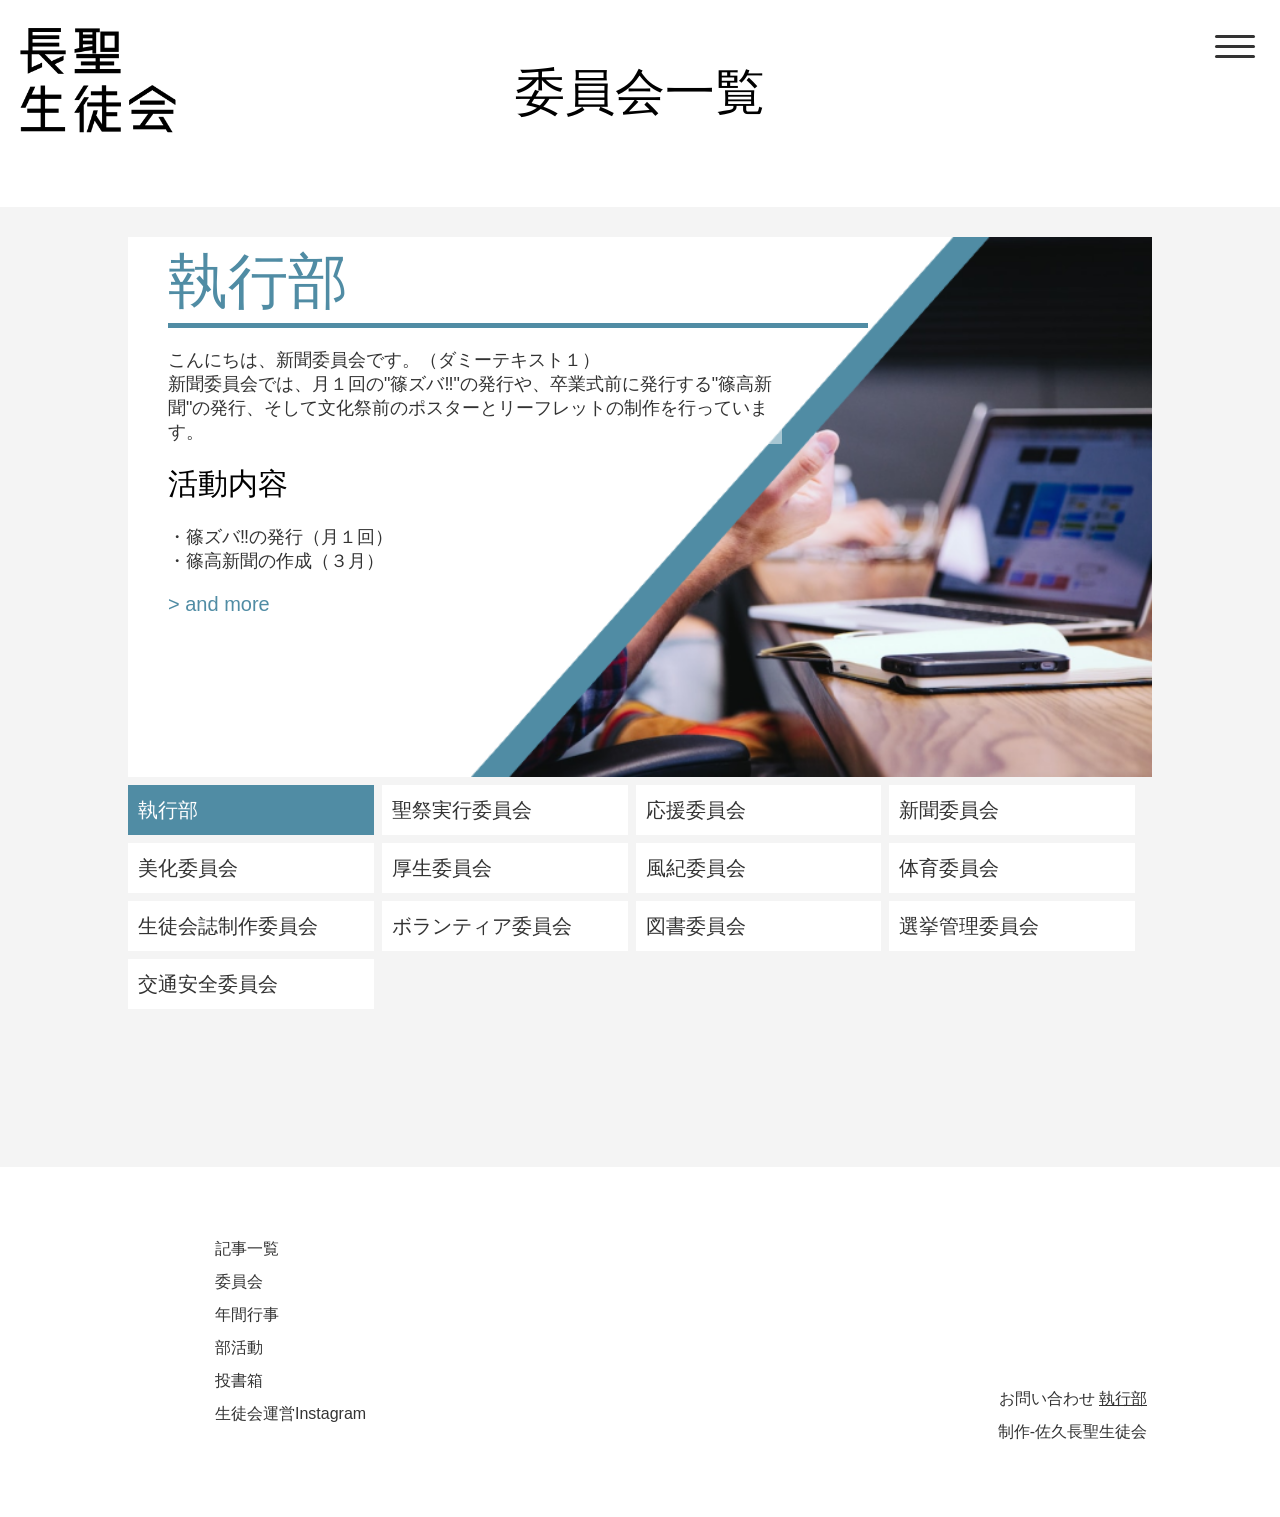
<file: committee/committee.html>
<!DOCTYPE html>
<html>

<head>
    <meta charset="utf-8">
    <link rel="apple-touch-icon" type="image/png" href="/img/favicons/apple-touch-icon-180x180.png">
    <link rel="icon" type="image/png" href="/img/favicons/icon-192x192.png">
    <link rel="stylesheet" href="/css/main.css">
    <link rel="stylesheet" href="comittee.css">
    <script src="/js/jquery-3.6.1.min.js"></script>
    <link rel="preconnect" href="https://fonts.googleapis.com">
    <link rel="preconnect" href="https://fonts.gstatic.com" crossorigin>
    <link href="https://fonts.googleapis.com/css2?family=Noto+Sans+JP&display=swap" rel="stylesheet">
    <style>
        @import url('https://fonts.googleapis.com/css2?family=Noto+Sans+JP&display=swap');
    </style>
    <title>委員会一覧</title>
</head>

<body>
    <div class="openbtn"><span></span><span></span><span></span></div>
    <nav id="g-nav">
        <div id="g-nav-list">
            <div class="box-menu">
                <div class="color_bar"><a href="/article/article.html"><img src="/img/menu/Frame 1.svg"></a></div>
                <div class="color_bar"><a href="/committee/committee.html"><img src="/img/menu/Frame 2.svg"></a></div>
                <div class="color_bar"><a href="/schedule/schedule.html"><img src="/img/menu/Frame 3.svg"></a></div>
                <div class="color_bar"><a href="/club/club.html"><img src="/img/menu/Frame 4.svg"></a></div>
                <div class="color_bar"><a href="/form/form.html"><img src="/img/menu/Frame 5.svg"></a></div>
                <div class="color_bar"><a href="https://www.instagram.com/sakuchoseihighschool/"><img src="/img/menu/Frame 6.svg"></a></div>
            </div>
            <a href="../index.html" class="gohome"><img src="/img/menu/home.svg" height="40px" width="40px"></a>
            <a href="https://www.instagram.com/sakuchoseihighschool/" class="goinsta"><img src="/img/menu/instagram.svg" height="35px" width="35px"></a>
            <div class="closebg"></div>
        </div>
    </nav>
    <a href="../index.html"><img src="/img/big-logo.png" class="logo"></a>
    <header id="header">
        <div class="title">委員会一覧</div>
    </header>
    <main>
        <div class="committee">
            <div class="sections">
                <section class="section front show" id="com-1">
                    <div class="title-a">執行部</div>
                    <div class="about-a">
                        <p>
                            こんにちは、新聞委員会です。（ダミーテキスト１）<br>
                            新聞委員会では、月１回の"篠ズバ‼"の発行や、卒業式前に発行する"篠高新聞"の発行、そして文化祭前のポスターとリーフレットの制作を行っています。
                        </p>
                    </div>
                    <div class="seg-a">活動内容</div>
                    <div class="about-b">
                        <p>
                            ・篠ズバ‼の発行（月１回）<br>
                            ・篠高新聞の作成（３月）
                        </p>
                    </div>
                    <div class="link">> and more</div>
                    <img src="img/Frame 1.png">
                </section>
                <section class="section front" id="com-2">
                    <div class="title-a">聖祭実行委員会</div>
                    <div class="about-a">
                        <p>
                            こんにちは、新聞委員会です。（ダミーテキスト２）<br>
                            新聞委員会では、月１回の"篠ズバ‼"の発行や、卒業式前に発行する"篠高新聞"の発行、そして文化祭前のポスターとリーフレットの制作を行っています。
                        </p>
                    </div>
                    <div class="seg-a">活動内容</div>
                    <div class="about-b">
                        <p>
                            ・篠ズバ‼の発行（月１回）<br>
                            ・篠高新聞の作成（３月）
                        </p>
                    </div>
                    <div class="link">> and more</div>
                    <img src="img/Frame 2.png">
                </section>
                <section class="section front" id="com-3">
                    <div class="title-a">応援委員会</div>
                    <div class="about-a">
                        <p>
                            こんにちは、新聞委員会です。（ダミーテキスト３）<br>
                            新聞委員会では、月１回の"篠ズバ‼"の発行や、卒業式前に発行する"篠高新聞"の発行、そして文化祭前のポスターとリーフレットの制作を行っています。
                        </p>
                    </div>
                    <div class="seg-a">活動内容</div>
                    <div class="about-b">
                        <p>
                            ・篠ズバ‼の発行（月１回）<br>
                            ・篠高新聞の作成（３月）
                        </p>
                    </div>
                    <div class="link">> and more</div>
                    <img src="img/Frame 3.png">
                </section>
                <section class="section front" id="com-4">
                    <div class="title-a">新聞委員会</div>
                    <div class="about-a">
                        <p>
                            こんにちは、新聞委員会です。（ダミーテキスト４）<br>
                            新聞委員会では、月１回の"篠ズバ‼"の発行や、卒業式前に発行する"篠高新聞"の発行、そして文化祭前のポスターとリーフレットの制作を行っています。
                        </p>
                    </div>
                    <div class="seg-a">活動内容</div>
                    <div class="about-b">
                        <p>
                            ・篠ズバ‼の発行（月１回）<br>
                            ・篠高新聞の作成（３月）
                        </p>
                    </div>
                    <div class="link">> and more</div>
                    <img src="img/Frame 4.png">
                </section>
                <section class="section front" id="com-5">
                    <div class="title-a">美化委員会</div>
                    <div class="about-a">
                        <p>
                            こんにちは、新聞委員会です。（ダミーテキスト５）<br>
                            新聞委員会では、月１回の"篠ズバ‼"の発行や、卒業式前に発行する"篠高新聞"の発行、そして文化祭前のポスターとリーフレットの制作を行っています。
                        </p>
                    </div>
                    <div class="seg-a">活動内容</div>
                    <div class="about-b">
                        <p>
                            ・篠ズバ‼の発行（月１回）<br>
                            ・篠高新聞の作成（３月）
                        </p>
                    </div>
                    <div class="link">> and more</div>
                    <img src="img/Frame 5.png">
                </section>
                <section class="section front" id="com-6">
                    <div class="title-a">厚生委員会</div>
                    <div class="about-a">
                        <p>
                            こんにちは、新聞委員会です。（ダミーテキスト６）<br>
                            新聞委員会では、月１回の"篠ズバ‼"の発行や、卒業式前に発行する"篠高新聞"の発行、そして文化祭前のポスターとリーフレットの制作を行っています。
                        </p>
                    </div>
                    <div class="seg-a">活動内容</div>
                    <div class="about-b">
                        <p>
                            ・篠ズバ‼の発行（月１回）<br>
                            ・篠高新聞の作成（３月）
                        </p>
                    </div>
                    <div class="link">> and more</div>
                    <img src="img/Frame 6.png">
                </section>
                <section class="section front" id="com-7">
                    <div class="title-a">風紀委員会</div>
                    <div class="about-a">
                        <p>
                            こんにちは、新聞委員会です。（ダミーテキスト７）<br>
                            新聞委員会では、月１回の"篠ズバ‼"の発行や、卒業式前に発行する"篠高新聞"の発行、そして文化祭前のポスターとリーフレットの制作を行っています。
                        </p>
                    </div>
                    <div class="seg-a">活動内容</div>
                    <div class="about-b">
                        <p>
                            ・篠ズバ‼の発行（月１回）<br>
                            ・篠高新聞の作成（３月）
                        </p>
                    </div>
                    <div class="link">> and more</div>
                    <img src="img/Frame 7.png">
                </section>
                <section class="section front" id="com-8">
                    <div class="title-a">体育委員会</div>
                    <div class="about-a">
                        <p>
                            こんにちは、新聞委員会です。（ダミーテキスト８）<br>
                            新聞委員会では、月１回の"篠ズバ‼"の発行や、卒業式前に発行する"篠高新聞"の発行、そして文化祭前のポスターとリーフレットの制作を行っています。
                        </p>
                    </div>
                    <div class="seg-a">活動内容</div>
                    <div class="about-b">
                        <p>
                            ・篠ズバ‼の発行（月１回）<br>
                            ・篠高新聞の作成（３月）
                        </p>
                    </div>
                    <div class="link">> and more</div>
                    <img src="img/Frame 8.png">
                </section>
                <section class="section front" id="com-9">
                    <div class="title-a">生徒会誌制作委員会</div>
                    <div class="about-a">
                        <p>
                            こんにちは、新聞委員会です。（ダミーテキスト９）<br>
                            新聞委員会では、月１回の"篠ズバ‼"の発行や、卒業式前に発行する"篠高新聞"の発行、そして文化祭前のポスターとリーフレットの制作を行っています。
                        </p>
                    </div>
                    <div class="seg-a">活動内容</div>
                    <div class="about-b">
                        <p>
                            ・篠ズバ‼の発行（月１回）<br>
                            ・篠高新聞の作成（３月）
                        </p>
                    </div>
                    <div class="link">> and more</div>
                    <img src="img/Frame 9.png">
                </section>
                <section class="section front" id="com-10">
                    <div class="title-a">ボランティア委員会</div>
                    <div class="about-a">
                        <p>
                            こんにちは、新聞委員会です。（ダミーテキスト１０）<br>
                            新聞委員会では、月１回の"篠ズバ‼"の発行や、卒業式前に発行する"篠高新聞"の発行、そして文化祭前のポスターとリーフレットの制作を行っています。
                        </p>
                    </div>
                    <div class="seg-a">活動内容</div>
                    <div class="about-b">
                        <p>
                            ・篠ズバ‼の発行（月１回）<br>
                            ・篠高新聞の作成（３月）
                        </p>
                    </div>
                    <div class="link">> and more</div>
                    <img src="img/Frame 10.png">
                </section>
                <section class="section front" id="com-11">
                    <div class="title-a">図書委員会</div>
                    <div class="about-a">
                        <p>
                            こんにちは、新聞委員会です。（ダミーテキスト１１）<br>
                            新聞委員会では、月１回の"篠ズバ‼"の発行や、卒業式前に発行する"篠高新聞"の発行、そして文化祭前のポスターとリーフレットの制作を行っています。
                        </p>
                    </div>
                    <div class="seg-a">活動内容</div>
                    <div class="about-b">
                        <p>
                            ・篠ズバ‼の発行（月１回）<br>
                            ・篠高新聞の作成（３月）
                        </p>
                    </div>
                    <div class="link">> and more</div>
                    <img src="img/Frame 11.png">
                </section>
                <section class="section front" id="com-12">
                    <div class="title-a">選挙管理委員会</div>
                    <div class="about-a">
                        <p>
                            こんにちは、新聞委員会です。（ダミーテキスト１２）<br>
                            新聞委員会では、月１回の"篠ズバ‼"の発行や、卒業式前に発行する"篠高新聞"の発行、そして文化祭前のポスターとリーフレットの制作を行っています。
                        </p>
                    </div>
                    <div class="seg-a">活動内容</div>
                    <div class="about-b">
                        <p>
                            ・篠ズバ‼の発行（月１回）<br>
                            ・篠高新聞の作成（３月）
                        </p>
                    </div>
                    <div class="link">> and more</div>
                    <img src="img/Frame 12.png">
                </section>
                <section class="section front" id="com-13">
                    <div class="title-a">交通安全委員会</div>
                    <div class="about-a">
                        <p>
                            こんにちは、新聞委員会です。（ダミーテキスト１３）<br>
                            新聞委員会では、月１回の"篠ズバ‼"の発行や、卒業式前に発行する"篠高新聞"の発行、そして文化祭前のポスターとリーフレットの制作を行っています。
                        </p>
                    </div>
                    <div class="seg-a">活動内容</div>
                    <div class="about-b">
                        <p>
                            ・篠ズバ‼の発行（月１回）<br>
                            ・篠高新聞の作成（３月）
                        </p>
                    </div>
                    <div class="link">> and more</div>
                    <img src="img/Frame 13.png">
                </section>
            </div>
            <div class="container">
                <div class="item">
                    <a class='secList notscroll' href="#com-1" onclick="return false;" id="item-1">執行部</a>
                </div>
                <div class="item">
                    <a class='secList notscroll' href="#com-2" onclick="return false;" id="item-2">聖祭実行委員会</a>
                </div>
                <div class="item">
                    <a class='secList notscroll' href="#com-3" onclick="return false;" id="item-3">応援委員会</a>
                </div>
                <div class="item">
                    <a class='secList notscroll' href="#com-4" onclick="return false;" id="item-4">新聞委員会</a>
                </div>
                <div class="item">
                    <a class='secList notscroll' href="#com-5" onclick="return false;" id="item-5">美化委員会</a>
                </div>
                <div class="item">
                    <a class='secList notscroll' href="#com-6" onclick="return false;" id="item-6">厚生委員会</a>
                </div>
                <div class="item">
                    <a class='secList notscroll' href="#com-7" onclick="return false;" id="item-7">風紀委員会</a>
                </div>
                <div class="item">
                    <a class='secList notscroll' href="#com-8" onclick="return false;" id="item-8">体育委員会</a>
                </div>
                <div class="item">
                    <a class='secList notscroll' href="#com-9" onclick="return false;" id="item-9">生徒会誌制作委員会</a>
                </div>
                <div class="item">
                    <a class='secList notscroll' href="#com-10" onclick="return false;" id="item-10">ボランティア委員会</a>
                </div>
                <div class="item">
                    <a class='secList notscroll' href="#com-11" onclick="return false;" id="item-11">図書委員会</a>
                </div>
                <div class="item">
                    <a class='secList notscroll' href="#com-12" onclick="return false;" id="item-12">選挙管理委員会</a>
                </div>
                <div class="item">
                    <a class='secList notscroll' href="#com-13" onclick="return false;" id="item-13">交通安全委員会</a>
                </div>
            </div>
        </div>
        <footer id="footer">
            <div class="footer_1">
                <ul>
                    <li><a href="article/article.html">記事一覧</a></li>
                    <li><a href="committee/committee.html">委員会</a></li>
                    <li><a href="schedule/schedule.html">年間行事</a></li>
                    <li><a href="club/club.html">部活動</a></li>
                    <li><a href="form/form.html">投書箱</a></li>
                    <li><a href="https://www.instagram.com/sakuchoseihighschool/">生徒会運営Instagram</a></li>
                </ul>
            </div>
            <div class="footer_2">
                <ul>
                    <li>お問い合わせ <a href="#">執行部</a></li>
                    <li>制作-佐久長聖生徒会</li>
                </ul>
            </div>
        </footer>
        <script src="/js/jquery.scrollify.js"></script>
        <script src="committee.js"></script>
        <script src="/js/main.js"></script>
        <script src="/js/particles.min.js"></script>
        <script src="/js/particle.js"></script>
    </main>
</body>

</html>
</file>
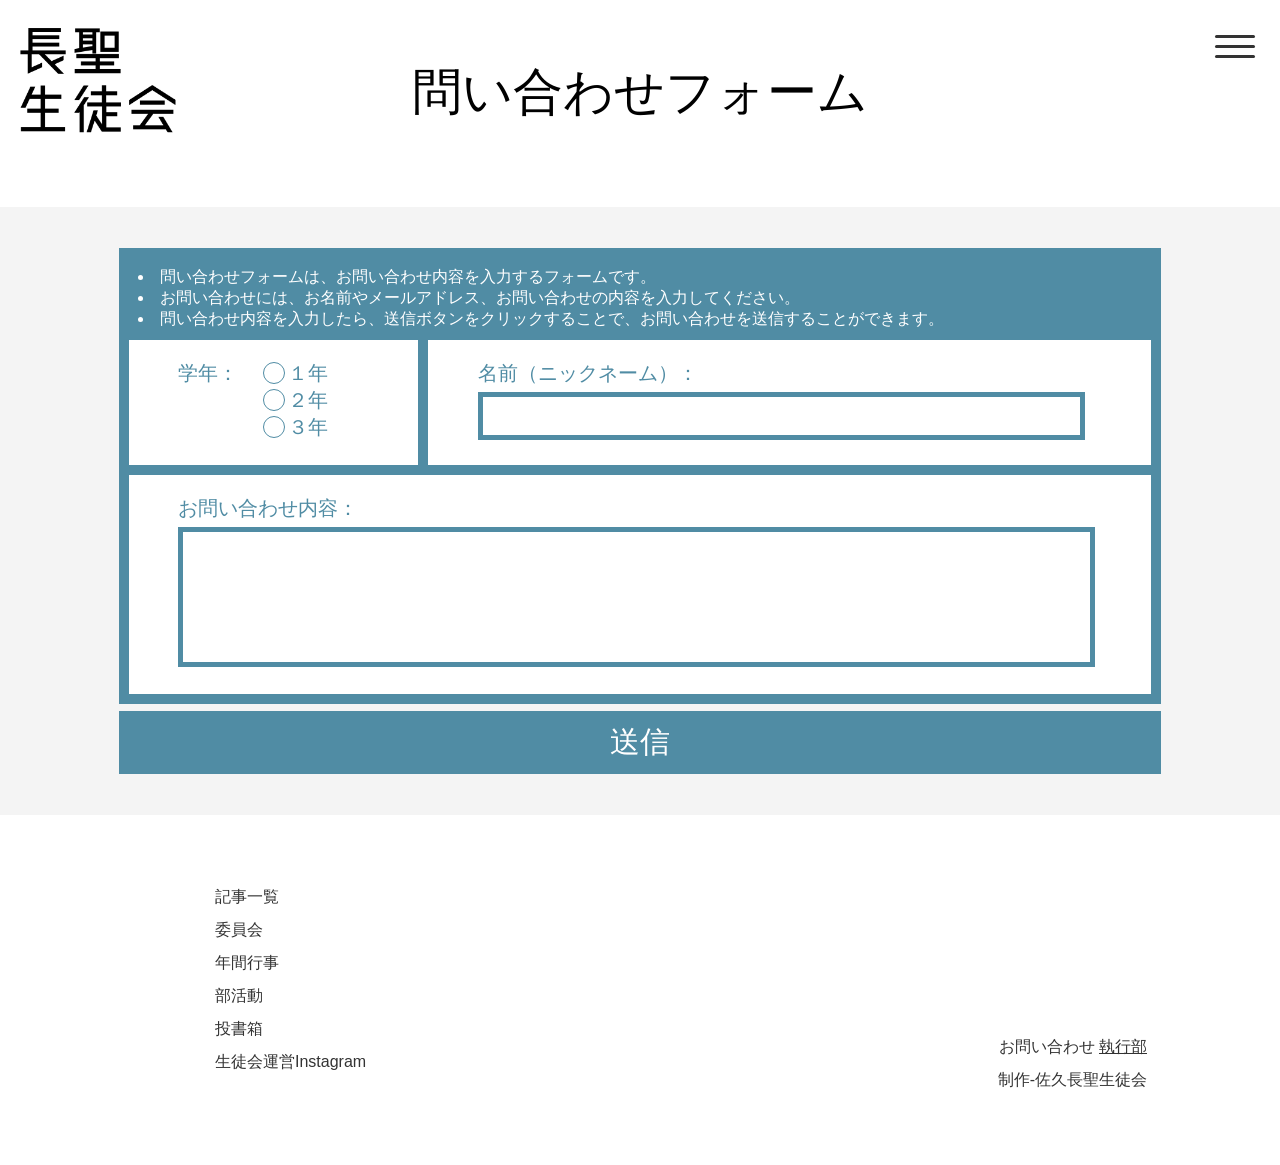
<file: form/form.html>
<!doctype html>
<html>
    <head>
        <meta charset="utf-8">
        <link rel="apple-touch-icon" type="image/png" href="/img/favicons/apple-touch-icon-180x180.png">
        <link rel="icon" type="image/png" href="/img/favicons/icon-192x192.png">
        <title>Form</title>
        <link rel="stylesheet" href="/css/main.css">
        <link rel="stylesheet" href="form.css">
        <script src="/js/jquery-3.6.1.min.js"></script>
    </head>
    <body>
        <div class="openbtn"><span></span><span></span><span></span></div>
        <nav id="g-nav">
            <div id="g-nav-list">
                <div class="box-menu">
                    <div class="color_bar"><a href="/article/article.html"><img src="/img/menu/Frame 1.svg"></a></div>
                    <div class="color_bar"><a href="/committee/committee.html"><img src="/img/menu/Frame 2.svg"></a></div>
                    <div class="color_bar"><a href="/schedule/schedule.html"><img src="/img/menu/Frame 3.svg"></a></div>
                    <div class="color_bar"><a href="/club/club.html"><img src="/img/menu/Frame 4.svg"></a></div>
                    <div class="color_bar"><a href="/form/form.html"><img src="/img/menu/Frame 5.svg"></a></div>
                    <div class="color_bar"><a href="https://www.instagram.com/sakuchoseihighschool/"><img src="/img/menu/Frame 6.svg"></a></div>
                </div>
                <a href="../index.html" class="gohome"><img src="/img/menu/home.svg" height="40px" width="40px"></a>
                <a href="https://www.instagram.com/sakuchoseihighschool/" class="goinsta"><img src="/img/menu/instagram.svg" height="35px" width="35px"></a>
                <div class="closebg"></div>
            </div>
        </nav>
        <a href="../index.html"><img src="/img/big-logo.png" class="logo"></a>
        <header id="header">
            <div class="title">問い合わせフォーム</div>
        </header>
        <main>
            <section class="form-wrap">
                <form action="https://docs.google.com/forms/u/0/d/e/1FAIpQLSc6zX4q_RJWXVs57wknYTLoCnna1g5GGvJdZy9Vhba-mx4IFQ/formResponse" method="post" target="hidden_iframe" onsubmit="submitted=true;">
                    <section class="form">
                        <div class="form_title">
                            <ul>
                                <li>問い合わせフォームは、お問い合わせ内容を入力するフォームです。</li>
                                <li>お問い合わせには、お名前やメールアドレス、お問い合わせの内容を入力してください。</li>
                                <li>問い合わせ内容を入力したら、送信ボタンをクリックすることで、お問い合わせを送信することができます。</li>
                            </ul>
                        </div>
                        <div class="form_boxes">
                            <div class="form_box_1">
                                <div class="form_box_1_width">
                                    <div>
                                        <p>学年：</p>
                                    </div>
                                    <div class="form_box_1_inputs">
                                        <input type="radio" name="entry.1709551916" value="１年" id="f_grade" class="visually-hidden"><label for="f_grade">１年</label><br>
                                        <input type="radio" name="entry.1709551916" value="２年" id="s_grade" class="visually-hidden"><label for="s_grade">２年</label><br>
                                        <input type="radio" name="entry.1709551916" value="３年" id="t_grade" class="visually-hidden"><label for="t_grade">３年</label><br>
                                    </div>
                                </div>
                            </div>
                            <div class="form_box_2">
                                <div class="form_box_2_width">
                                    <p>名前（ニックネーム）：</p>
                                    <input type="text" name="entry.1671624616" id="form_text_1">
                                </div>
                            </div>
                        </div>
                        <div class="form_box_3">
                            <div class="form_box_3_width">
                                <p>お問い合わせ内容：</p>
                                <textarea name="entry.381221041" rows="3" cols="50" id="form_text_2"></textarea>
                            </div>
                        </div>
                    </section>
                    <!--この見にくい送信ボタンを誰かどうにかしてくれ-->
                    <div class="form_deci">
                        <button type="submit" class="form_deci_box">送信</button>
                    </div>
                </form>
            </section>
        </main>
        <footer id="footer">
            <div class="footer_1">
                <ul>
                    <li><a href="/article/article.html">記事一覧</a></li>
                    <li><a href="/committee/committee.html">委員会</a></li>
                    <li><a href="/schedule/schedule.html">年間行事</a></li>
                    <li><a href="/club/club.html">部活動</a></li>
                    <li><a href="/form/form.html">投書箱</a></li>
                    <li><a href="https://www.instagram.com/sakuchoseihighschool/">生徒会運営Instagram</a></li>
                </ul>
            </div>
            <div class="footer_2">
                <ul>
                    <li>お問い合わせ <a href="#">執行部</a></li>
                    <li>制作-佐久長聖生徒会</li>
                </ul>
            </div>
        </footer>
        <script>
            let submitted = false;
            const page_transition = function () {
                if(submitted){
                    window.location = 'thanks.html';
                }
            }
        </script>
        <script src="/js/main.js"></script>
        <script src="/js/particles.min.js"></script>
        <script src="/js/particle.js"></script>
        <iframe name="hidden_iframe" style="display:none;" onload="page_transition()"></iframe>
    </body>
</html>
</file>
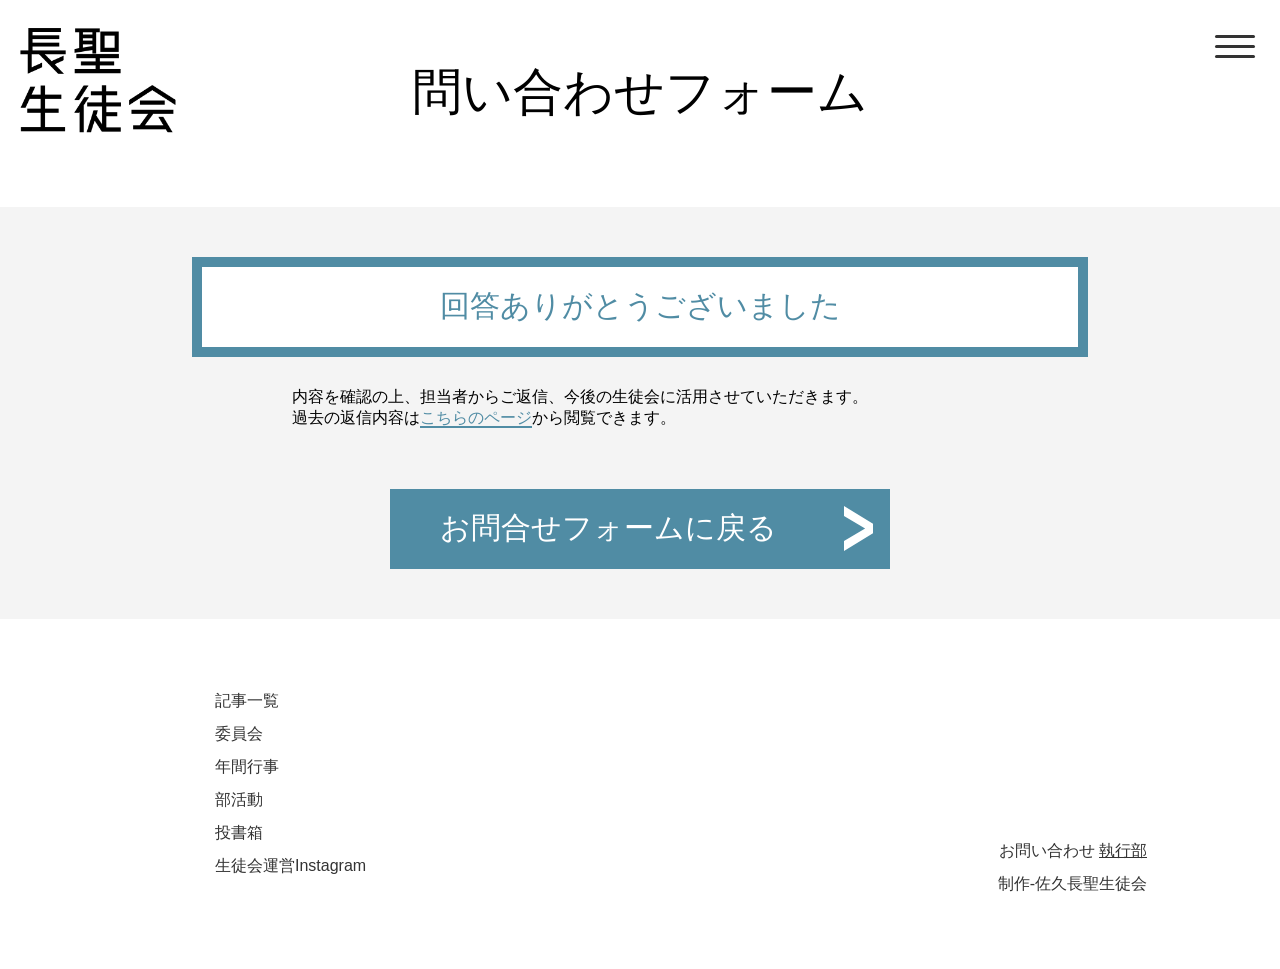
<file: form/thanks.html>
<!doctype html>
<html>
  <head>
    <meta charset="utf-8">
    <link rel="apple-touch-icon" type="image/png" href="/img/favicons/apple-touch-icon-180x180.png">
    <link rel="icon" type="image/png" href="/img/favicons/icon-192x192.png">
    <title>Form</title>
    <link rel="stylesheet" href="/css/main.css">
    <link rel="stylesheet" href="form.css">
    <script src="/js/jquery-3.6.1.min.js"></script>
  </head>
  <body>
    <div class="openbtn"><span></span><span></span><span></span></div>
    <nav id="g-nav">
      <div id="g-nav-list">
          <div class="box-menu">
              <div class="color_bar"><a href="/article/article.html"><img src="/img/menu/Frame 1.svg"></a></div>
              <div class="color_bar"><a href="/committee/committee.html"><img src="/img/menu/Frame 2.svg"></a></div>
              <div class="color_bar"><a href="/schedule/schedule.html"><img src="/img/menu/Frame 3.svg"></a></div>
              <div class="color_bar"><a href="/club/club.html"><img src="/img/menu/Frame 4.svg"></a></div>
              <div class="color_bar"><a href="/form/form.html"><img src="/img/menu/Frame 5.svg"></a></div>
              <div class="color_bar"><a href="https://www.instagram.com/sakuchoseihighschool/"><img src="/img/menu/Frame 6.svg"></a></div>
          </div>
          <a href="../index.html" class="gohome"><img src="/img/menu/home.svg" height="40px" width="40px"></a>
          <a href="https://www.instagram.com/sakuchoseihighschool/" class="goinsta"><img src="/img/menu/instagram.svg" height="35px" width="35px"></a>
          <div class="closebg"></div>
      </div>
  </nav>
    <a href="../../index.html"><img src="/img/big-logo.png" class="logo"></a>
    <header id="header">
      <div class="title">問い合わせフォーム</div>
    </header>
    <main>
      <div class="thanks_width">
        <div class="thanks_title">
          <p>回答ありがとうございました</p>
        </div>
        <div class="thanks_text">
          <p>内容を確認の上、担当者からご返信、今後の生徒会に活用させていただきます。</p>
          <p>過去の返信内容は<a href="archive/archive.html">こちらのページ</a>から閲覧できます。</p>
        </div>
        <div class="thanks_back">
          <a href="form.html">
            <p>お問合せフォームに戻る</p>
            <svg width="29" height="45" viewBox="0 0 29 45" fill="none" xmlns="http://www.w3.org/2000/svg">
              <path d="M29 17.7722V27.2848L0 45V35.0316L21.1144 22.5L0 9.96835V0L29 17.7722Z" fill="white" />
            </svg>
          </a>
        </div>
      </div>
    </main>
    <footer id="footer">
      <div class="footer_1">
        <ul>
          <li><a href="/article/article.html">記事一覧</a></li>
          <li><a href="/committee/committee.html">委員会</a></li>
          <li><a href="/schedule/schedule.html">年間行事</a></li>
          <li><a href="/club/club.html">部活動</a></li>
          <li><a href="/form/form.html">投書箱</a></li>
          <li><a href="https://www.instagram.com/sakuchoseihighschool/">生徒会運営Instagram</a></li>
        </ul>
      </div>
      <div class="footer_2">
        <ul>
          <li>お問い合わせ <a href="#">執行部</a></li>
          <li>制作-佐久長聖生徒会</li>
        </ul>
      </div>
    </footer>
    <script src="/js/main.js"></script>
    <script src="/js/particles.min.js"></script>
    <script src="/js/particle.js"></script>
  </body>
</html>
</file>
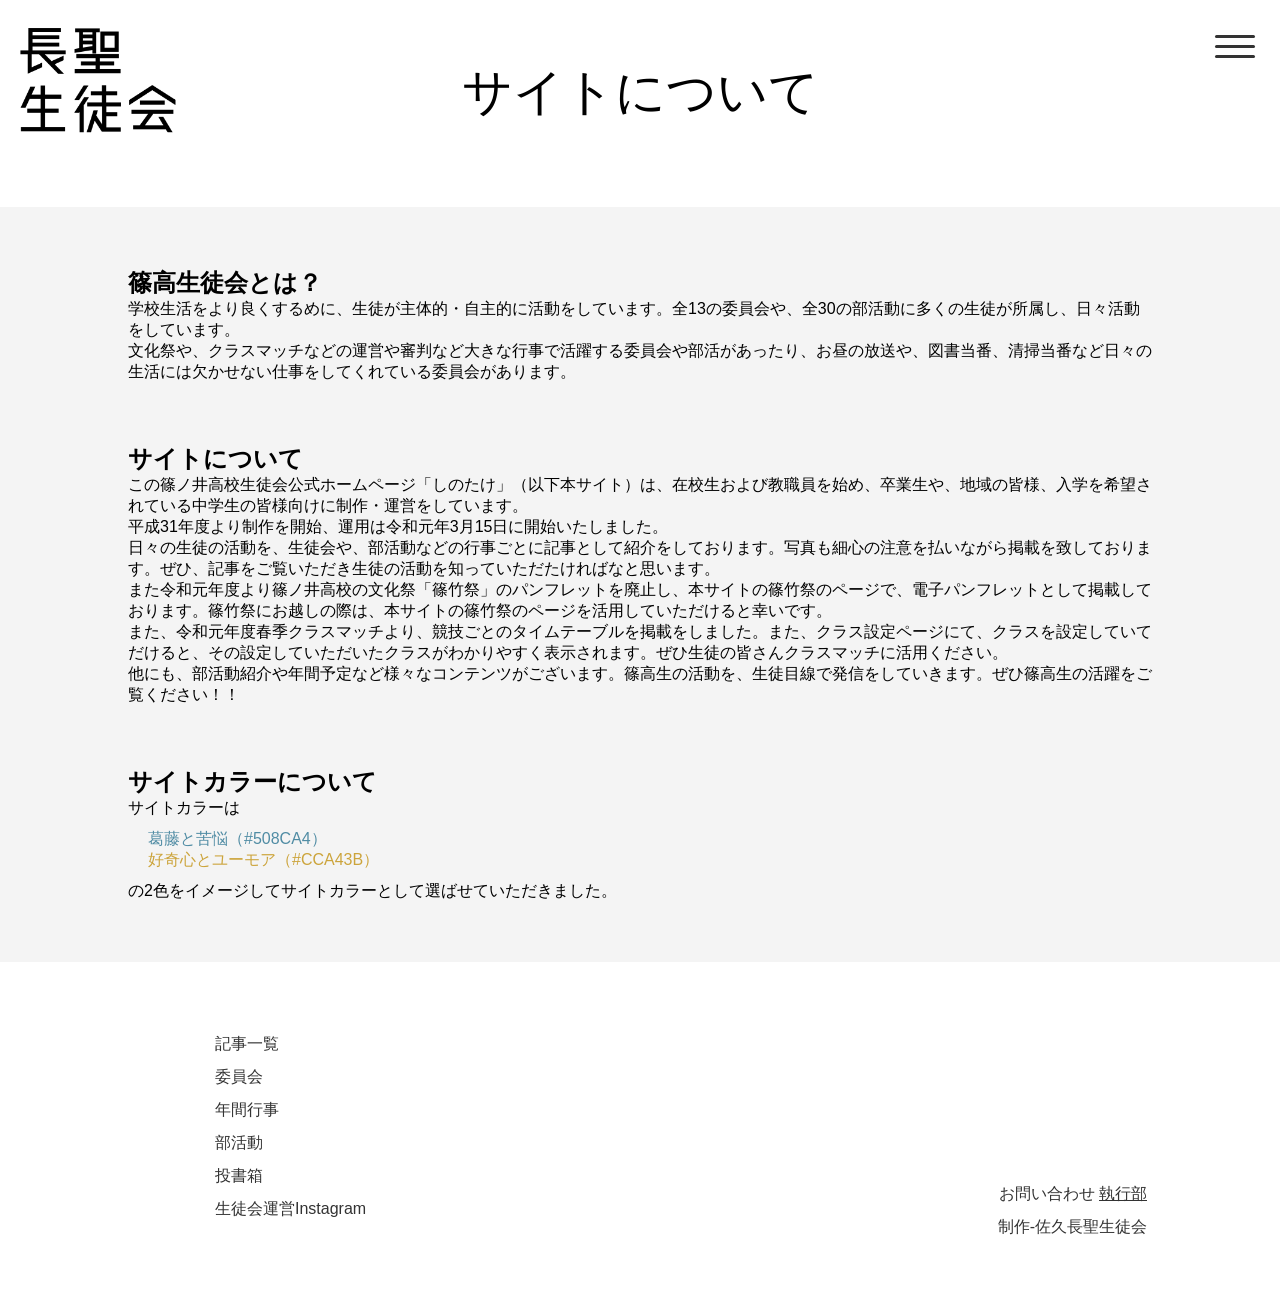
<file: seitokai /about/about.html>
<!DOCTYPE html>
<html>
    <head>
        <meta charset="utf-8">
        <link rel="stylesheet" href="/css/main.css">
        <link rel="stylesheet" href="/about/about.css">
        <script src="/js/jquery-3.6.1.min.js"></script>
    </head>
    <body>
        <div class="openbtn"><span></span><span></span><span></span></div>
        <nav id="g-nav">
            <div id="g-nav-list">
                <div id="particles-js1">
                    <ul>
                        <li><a href="../index.html">Top</a></li>
                        <li><a href="/about/about.html">About</a></li>
                        <li><a href="/article/article.html">Articles</a></li>
                        <li><a href="/committee/committee.html">Committees</a></li>
                        <li><a href="/schedule/schedule.html">Activities</a></li>
                        <li><a href="/club/club.html">Club</a></li>
                        <li><a href="/form/form.html">Connection</a></li>
                        <li><a href="https://www.instagram.com/sakuchoseihighschool/">Sns</a></li>
                    </ul>
                </div>
            </div>
        </nav>
        <a href="../index.html"><img src="../img/big-logo.png" class="logo"></a>
        <header>
            <div class="title">サイトについて</div>
        </header>
        <main>
            <section class="what_is_this">
                <h2 class="about_title">篠高生徒会とは？</h2>
                <div class="about_sentence">
                    学校生活をより良くするめに、生徒が主体的・自主的に活動をしています。全13の委員会や、全30の部活動に多くの生徒が所属し、日々活動をしています。<br>
                    文化祭や、クラスマッチなどの運営や審判など大きな行事で活躍する委員会や部活があったり、お昼の放送や、図書当番、清掃当番など日々の生活には欠かせない仕事をしてくれている委員会があります。
                </div>
            </section>
            <section class="about_this">
                <h2 class="about_title">サイトについて</h2>
                <div class="about_sentence">
                    この篠ノ井高校生徒会公式ホームページ「しのたけ」（以下本サイト）は、在校生および教職員を始め、卒業生や、地域の皆様、入学を希望されている中学生の皆様向けに制作・運営をしています。<br>
                    平成31年度より制作を開始、運用は令和元年3月15日に開始いたしました。<br>
                    日々の生徒の活動を、生徒会や、部活動などの行事ごとに記事として紹介をしております。写真も細心の注意を払いながら掲載を致しております。ぜひ、記事をご覧いただき生徒の活動を知っていただたければなと思います。<br>
                    また令和元年度より篠ノ井高校の文化祭「篠竹祭」のパンフレットを廃止し、本サイトの篠竹祭のページで、電子パンフレットとして掲載しております。篠竹祭にお越しの際は、本サイトの篠竹祭のページを活用していただけると幸いです。<br>
                    また、令和元年度春季クラスマッチより、競技ごとのタイムテーブルを掲載をしました。また、クラス設定ページにて、クラスを設定していてだけると、その設定していただいたクラスがわかりやすく表示されます。ぜひ生徒の皆さんクラスマッチに活用ください。<br>
                    他にも、部活動紹介や年間予定など様々なコンテンツがございます。篠高生の活動を、生徒目線で発信をしていきます。ぜひ篠高生の活躍をご覧ください！！
                </div>
            </section>
            <section class="about_the_color_of_this">
                <h2 class="about_title">サイトカラーについて</h2>
                <div class="about_sentence">
                    <p>サイトカラーは</p>
                    <div class="color_a">葛藤と苦悩（#508CA4）</div>
                    <div class="color_b">好奇心とユーモア（#CCA43B）</div>
                    <div class="about_color">の2色をイメージしてサイトカラーとして選ばせていただきました。</div>
                </div>
            </section>
        </main>
        <footer id="footer">
            <div class="footer_1">
                <ul>
                    <li><a href="/article/article.html">記事一覧</a></li>
                    <li><a href="/committee/committee.html">委員会</a></li>
                    <li><a href="/schedule/schedule.html">年間行事</a></li>
                    <li><a href="/club/club.html">部活動</a></li>
                    <li><a href="/form/form.html">投書箱</a></li>
                    <li><a href="https://www.instagram.com/sakuchoseihighschool/">生徒会運営Instagram</a></li>
                </ul>
            </div>
            <div class="footer_2">
                <ul>
                    <li>お問い合わせ <a href="#">執行部</a></li>
                    <li>制作-佐久長聖生徒会</li>
                </ul>
            </div>
        </footer>
        <script src="/js/main.js"></script>
        <script src="/js/particles.min.js"></script>
        <script src="/js/particle.js"></script>
    </body>
</html>
</file>
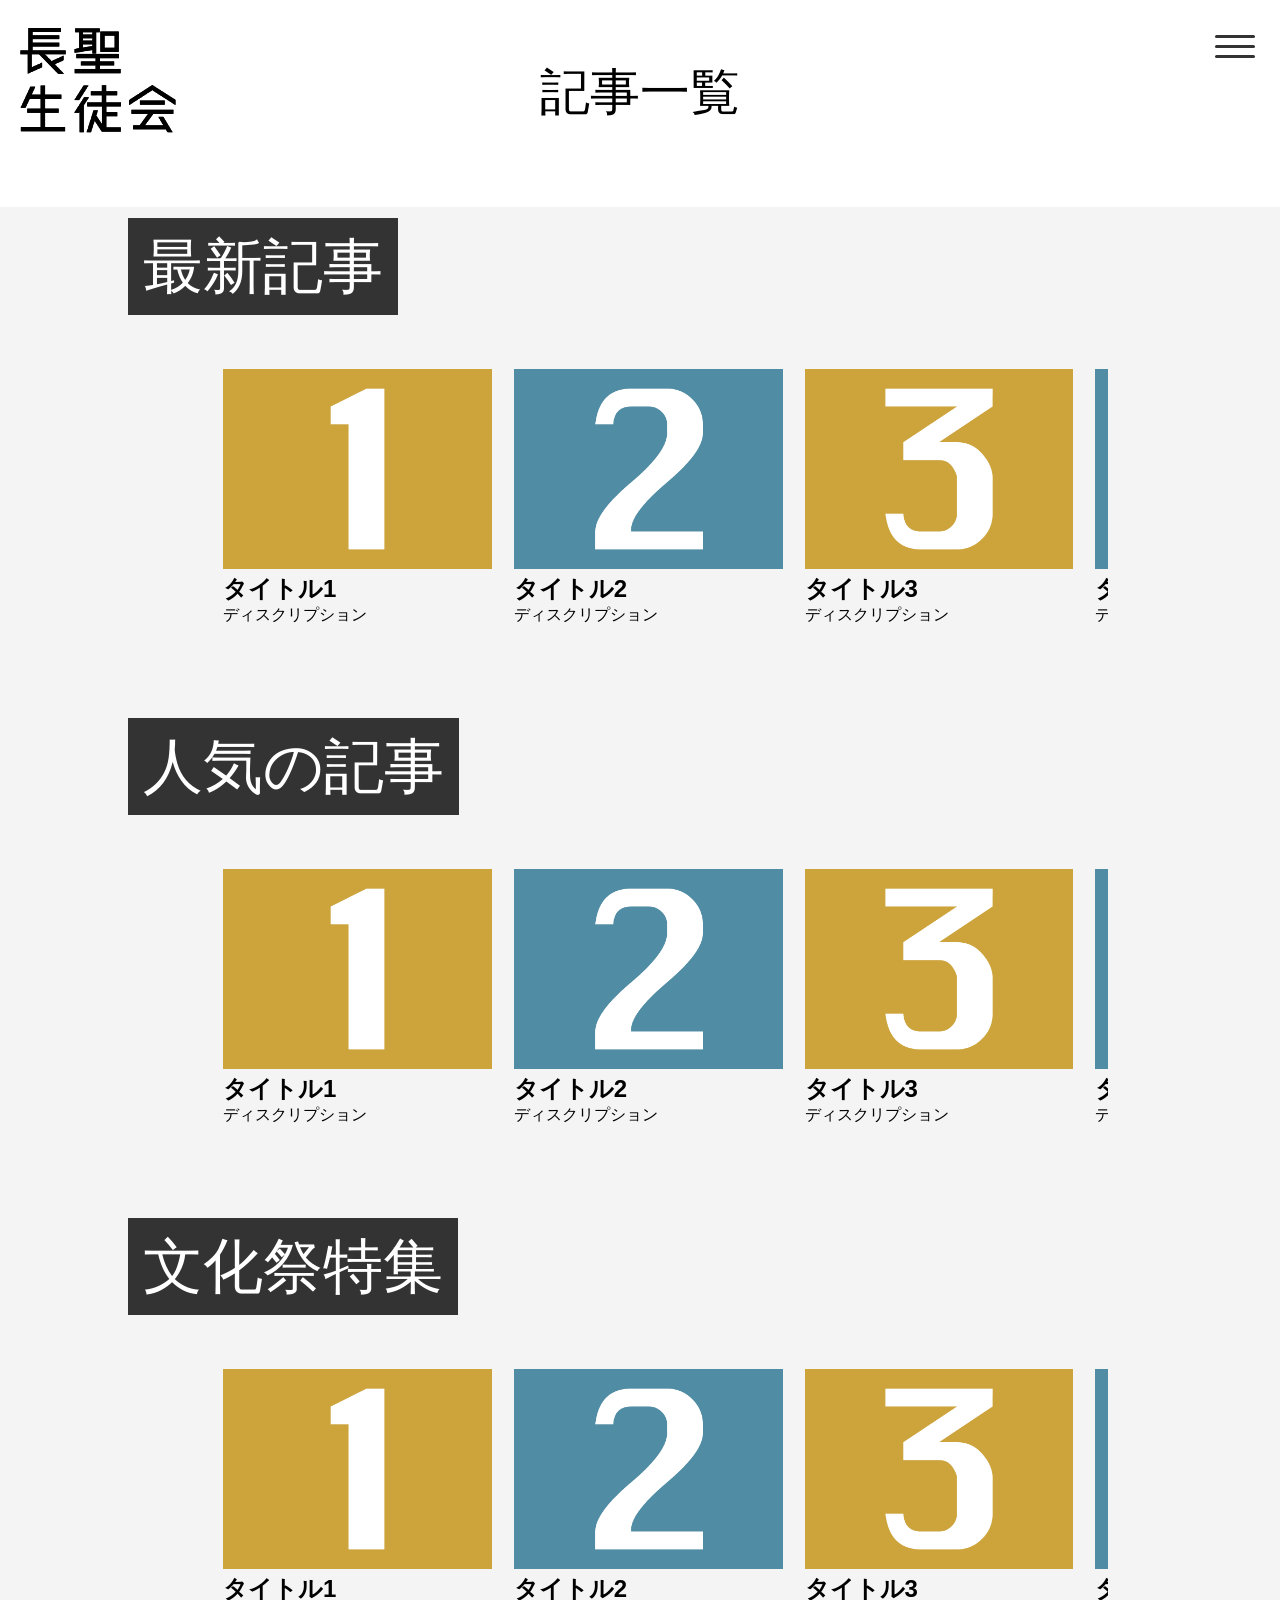
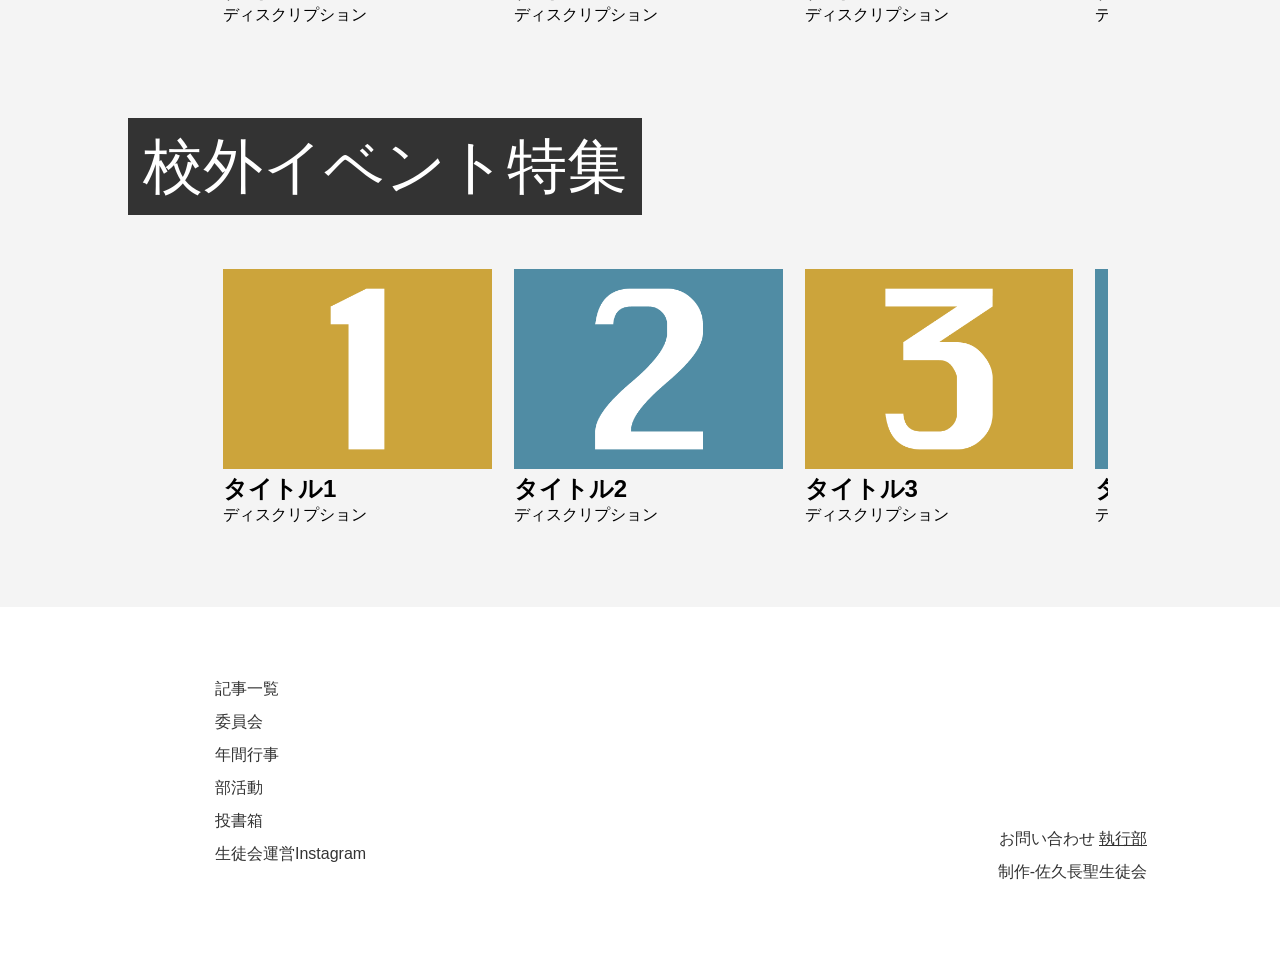
<file: seitokai /article/article.html>
<!DOCTYPE html>
<html>
    <head>
        <meta charset="utf-8">
        <link rel="stylesheet" href="/css/main.css">
        <link rel="stylesheet" href="article.css">
        <script src="/js/jquery-3.6.1.min.js"></script>
        <link rel="preconnect" href="https://fonts.googleapis.com"><link rel="preconnect" href="https://fonts.gstatic.com" crossorigin><link href="https://fonts.googleapis.com/css2?family=Noto+Sans+JP&display=swap" rel="stylesheet">
        <style> @import url('https://fonts.googleapis.com/css2?family=Noto+Sans+JP&display=swap'); </style>
        <title>記事一覧</title>

    </head>
    <body>
        <div class="openbtn"><span></span><span></span><span></span></div>
        <nav id="g-nav">
            <div id="g-nav-list">
                <div class="box-menu">
                    <div class="color_bar"><a href="/article/article.html"><img src="/img/menu/Frame 1.svg"></a></div>
                    <div class="color_bar"><a href="/committee/committee.html"><img src="/img/menu/Frame 2.svg"></a></div>
                    <div class="color_bar"><a href="/schedule/schedule.html"><img src="/img/menu/Frame 3.svg"></a></div>
                    <div class="color_bar"><a href="/club/club.html"><img src="/img/menu/Frame 4.svg"></a></div>
                    <div class="color_bar"><a href="/form/form.html"><img src="/img/menu/Frame 5.svg"></a></div>
                    <div class="color_bar"><a href="https://www.instagram.com/sakuchoseihighschool/"><img src="/img/menu/Frame 6.svg"></a></div>
                </div>
                <a href="../index.html" class="gohome"><img src="/img/menu/home.svg" height="40px" width="40px"></a>
                <a href="https://www.instagram.com/sakuchoseihighschool/" class="goinsta"><img src="/img/menu/instagram.svg" height="35px" width="35px"></a>
                <div class="closebg"></div>
            </div>
        </nav>
        <a href="#"><img src="/img/big-logo.png" class="logo"></a>
        <a href="../index.html"><img src="/img/big-logo.png" class="logo"></a>
        <header>
            <div class="title">記事一覧</div>
        </header>
        <main>
            <section>
                <p><span class="section_title">最新記事</span></p>
                <div class="scroll_content_box">
                    <ul class="scroll_content">
                        <li>
                            <a href="article/post/post.html">
                                <img src="img/Frame 1.png">
                                <h2>タイトル1</h2>
                                <p>ディスクリプション</p>
                            </a>
                        </li>
                        <li>
                            <a href="article/post/post.html">
                                <img src="img/Frame 2.png">
                                <h2>タイトル2</h2>
                                <p>ディスクリプション</p>
                            </a>
                        </li>
                        <li>
                            <a href="article/post/post.html">
                                <img src="img/Frame 3.png">
                                <h2>タイトル3</h2>
                                <p>ディスクリプション</p>
                            </a>
                        </li>
                        <li>
                            <a href="article/post/post.html">
                                <img src="img/Frame 4.png">
                                <h2>タイトル4</h2>
                                <p>ディスクリプション</p>
                            </a>
                        </li>
                        <li>
                            <a href="article/post/post.html">
                                <img src="img/Frame 5.png">
                                <h2>タイトル5</h2>
                                <p>ディスクリプション</p>
                            </a>
                        </li>
                        <li>
                            <a href="article/post/post.html">
                                <img src="img/Frame 6.png">
                                <h2>タイトル6</h2>
                                <p>ディスクリプション</p>
                            </a>
                        </li>
                    </ul>
                </div>
            </section>
            <section>
                <p><span class="section_title">人気の記事</span></p>
                <div class="scroll_content_box">
                    <ul class="scroll_content">
                        <li>
                            <a href="article/post/post.html">
                                <img src="img/Frame 1.png">
                                <h2>タイトル1</h2>
                                <p>ディスクリプション</p>
                            </a>
                        </li>
                        <li>
                            <a href="article/post/post.html">
                                <img src="img/Frame 2.png">
                                <h2>タイトル2</h2>
                                <p>ディスクリプション</p>
                            </a>
                        </li>
                        <li>
                            <a href="article/post/post.html">
                                <img src="img/Frame 3.png">
                                <h2>タイトル3</h2>
                                <p>ディスクリプション</p>
                            </a>
                        </li>
                        <li>
                            <a href="article/post/post.html">
                                <img src="img/Frame 4.png">
                                <h2>タイトル4</h2>
                                <p>ディスクリプション</p>
                            </a>
                        </li>
                        <li>
                            <a href="article/post/post.html">
                                <img src="img/Frame 5.png">
                                <h2>タイトル5</h2>
                                <p>ディスクリプション</p>
                            </a>
                        </li>
                        <li>
                            <a href="article/post/post.html">
                                <img src="img/Frame 6.png">
                                <h2>タイトル6</h2>
                                <p>ディスクリプション</p>
                            </a>
                        </li>
                    </ul>
                </div>
            </section>
            <section>
                <p><span class="section_title">文化祭特集</span></p>
                <div class="scroll_content_box">
                    <ul class="scroll_content">
                        <li>
                            <a href="article/post/post.html">
                                <img src="img/Frame 1.png">
                                <h2>タイトル1</h2>
                                <p>ディスクリプション</p>
                            </a>
                        </li>
                        <li>
                            <a href="article/post/post.html">
                                <img src="img/Frame 2.png">
                                <h2>タイトル2</h2>
                                <p>ディスクリプション</p>
                            </a>
                        </li>
                        <li>
                            <a href="article/post/post.html">
                                <img src="img/Frame 3.png">
                                <h2>タイトル3</h2>
                                <p>ディスクリプション</p>
                            </a>
                        </li>
                        <li>
                            <a href="article/post/post.html">
                                <img src="img/Frame 4.png">
                                <h2>タイトル4</h2>
                                <p>ディスクリプション</p>
                            </a>
                        </li>
                        <li>
                            <a href="article/post/post.html">
                                <img src="img/Frame 5.png">
                                <h2>タイトル5</h2>
                                <p>ディスクリプション</p>
                            </a>
                        </li>
                        <li>
                            <a href="article/post/post.html">
                                <img src="img/Frame 6.png">
                                <h2>タイトル6</h2>
                                <p>ディスクリプション</p>
                            </a>
                        </li>
                    </ul>
                </div>
            </section>
            <section>
                <p><span class="section_title">校外イベント特集</span></p>
                <div class="scroll_content_box">
                    <ul class="scroll_content">
                        <li>
                            <a href="article/post/post.html">
                                <img src="img/Frame 1.png">
                                <h2>タイトル1</h2>
                                <p>ディスクリプション</p>
                            </a>
                        </li>
                        <li>
                            <a href="article/post/post.html">
                                <img src="img/Frame 2.png">
                                <h2>タイトル2</h2>
                                <p>ディスクリプション</p>
                            </a>
                        </li>
                        <li>
                            <a href="article/post/post.html">
                                <img src="img/Frame 3.png">
                                <h2>タイトル3</h2>
                                <p>ディスクリプション</p>
                            </a>
                        </li>
                        <li>
                            <a href="article/post/post.html">
                                <img src="img/Frame 4.png">
                                <h2>タイトル4</h2>
                                <p>ディスクリプション</p>
                            </a>
                        </li>
                        <li>
                            <a href="article/post/post.html">
                                <img src="img/Frame 5.png">
                                <h2>タイトル5</h2>
                                <p>ディスクリプション</p>
                            </a>
                        </li>
                        <li>
                            <a href="article/post/post.html">
                                <img src="img/Frame 6.png">
                                <h2>タイトル6</h2>
                                <p>ディスクリプション</p>
                            </a>
                        </li>
                    </ul>
                </div>
            </section>
        </main>
        <footer>
            <div class="footer_1">
                <ul>
                    <li><a href="article/article.html">記事一覧</a></li>
                    <li><a href="committee/committee.html">委員会</a></li>
                    <li><a href="schedule/schedule.html">年間行事</a></li>
                    <li><a href="club/club.html">部活動</a></li>
                    <li><a href="form/form.html">投書箱</a></li>
                    <li><a href="https://www.instagram.com/sakuchoseihighschool/">生徒会運営Instagram</a></li>
                </ul>
            </div>
            <div class="footer_2">
                <ul>
                    <li>お問い合わせ <a href="#">執行部</a></li>
                    <li>制作-佐久長聖生徒会</li>
                </ul>
            </div>
        </footer>
        <script src="/js/main.js"></script>
        <script src="/js/particles.min.js"></script>
        <script src="/js/particle.js"></script>
    </body>
</html>
</file>
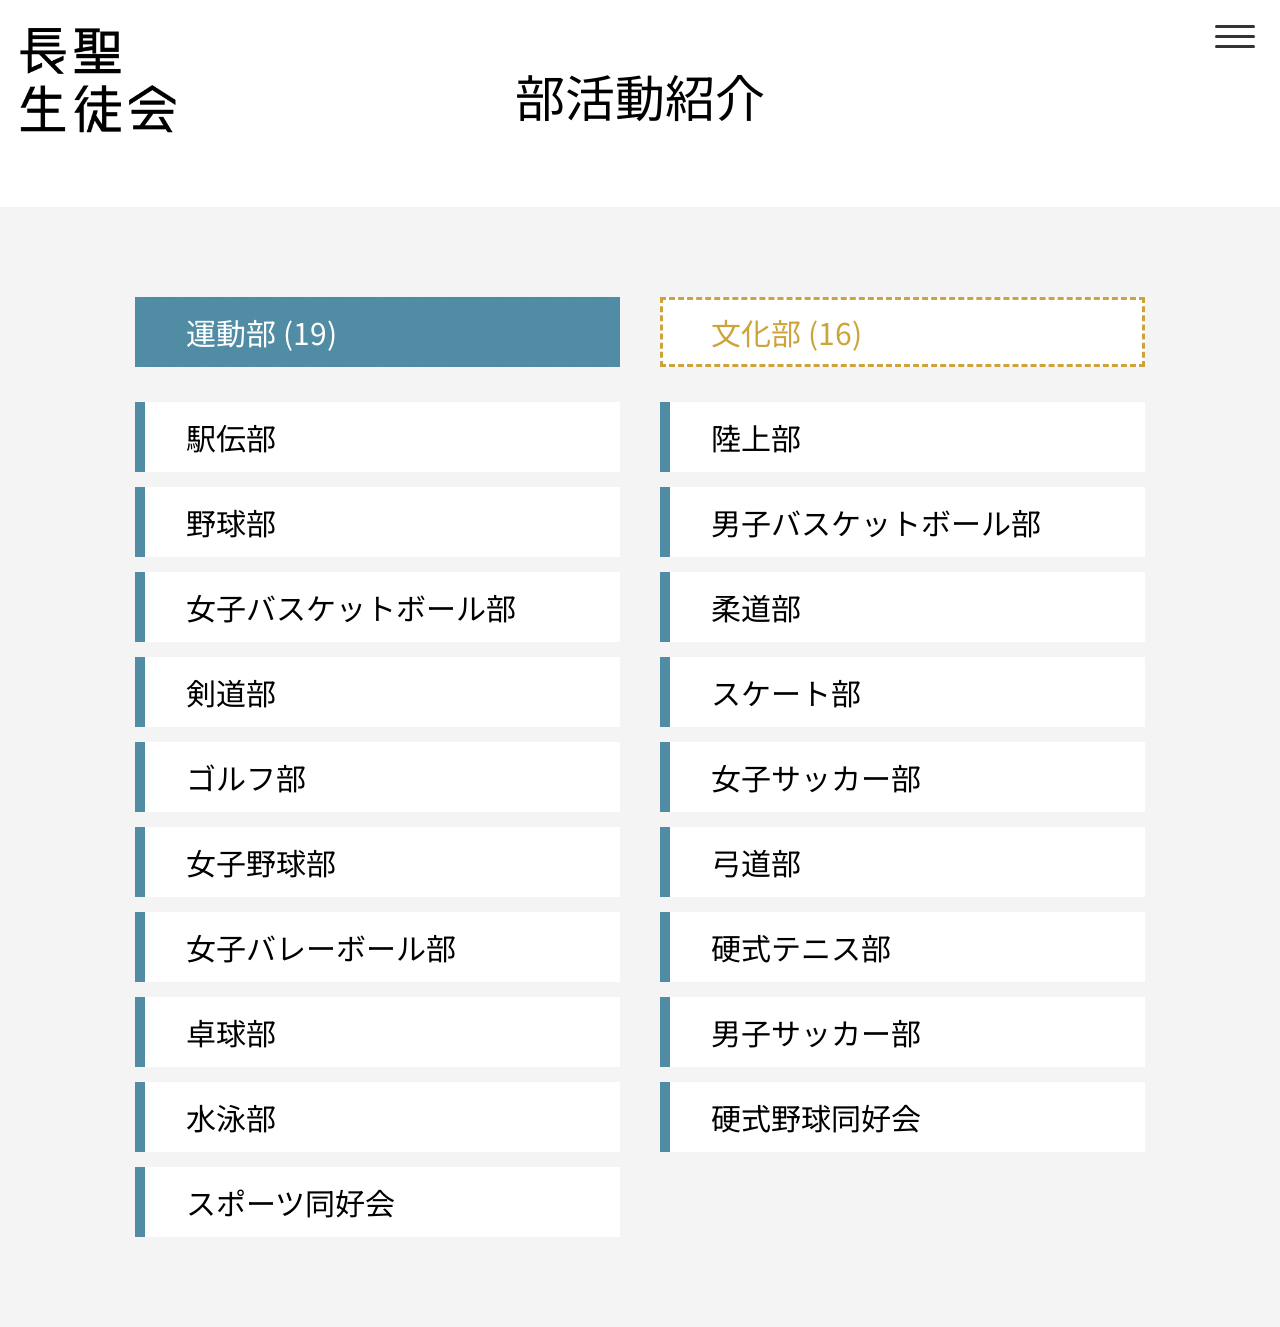
<file: seitokai /club/club.html>
<!DOCTYPE html>
<html lang="jp">
<head>
    <meta charset="UTF-8">
    <meta http-equiv="X-UA-Compatible" content="IE=edge">
    <meta name="viewport" content="width=device-width, initial-scale=1.0">
    <title>Document</title>
    <link rel="stylesheet" href="/css/main.css">
    <link rel="stylesheet" href="/css/slick.css">
    <link rel="stylesheet" href="style.css">
    <script src="/js/jquery-3.6.1.min.js"></script>
    <link rel="preconnect" href="https://fonts.googleapis.com">
    <link rel="preconnect" href="https://fonts.gstatic.com" crossorigin>
    <link href="https://fonts.googleapis.com/css2?family=Noto+Sans+JP&display=swap" rel="stylesheet">
    <style>
        @import url('https://fonts.googleapis.com/css2?family=Noto+Sans+JP&display=swap');
    </style>
</head>
<body>
    <div class="openbtn"><span></span><span></span><span></span></div>
    <nav id="g-nav">
        <div id="g-nav-list">
            <div class="box-menu">
                <div class="color_bar"><a href="/article/article.html"><img src="/img/menu/Frame 1.svg"></a></div>
                <div class="color_bar"><a href="/committee/committee.html"><img src="/img/menu/Frame 2.svg"></a></div>
                <div class="color_bar"><a href="/schedule/schedule.html"><img src="/img/menu/Frame 3.svg"></a></div>
                <div class="color_bar"><a href="/club/club.html"><img src="/img/menu/Frame 4.svg"></a></div>
                <div class="color_bar"><a href="/form/form.html"><img src="/img/menu/Frame 5.svg"></a></div>
                <div class="color_bar"><a href="https://www.instagram.com/sakuchoseihighschool/"><img src="/img/menu/Frame 6.svg"></a></div>
            </div>
            <a href="../index.html" class="gohome"><img src="/img/menu/home.svg" height="40px" width="40px"></a>
            <a href="https://www.instagram.com/sakuchoseihighschool/" class="goinsta"><img src="/img/menu/instagram.svg" height="35px" width="35px"></a>
            <div class="closebg"></div>
        </div>
    </nav>
    <a href="../index.html"><img src="/img/big-logo.png" class="logo"></a>
    <header id="header">
        <div class="title">部活動紹介</div>
    </header>
    <div class="club-sections">
        <div class="switch-btns">
            <div class="switch-to-sports switch-btn club-active-sports" id="elementA"><a href="#" id="button_sports"><p>運動部 (19)</p></a></div>
            <div class="switch-to-culture switch-btn" id="elementB"><a href="#" id="button_culture"><p>文化部 (16)</p></a></div>
        </div>
        <div class="section-sports section-clubs">
            <div class="item"><a href="#" id="openModal_club_sports1" onclick="return false;"><p>駅伝部</p></a></div>
            <div class="item"><a href="#" id="openModal_club_sports2" onclick="return false;"><p>陸上部</p></a></div>
            <div class="item"><a href="#" id="openModal_club_sports3" onclick="return false;"><p>野球部</p></a></div>
            <div class="item"><a href="#" id="openModal_club_sports4" onclick="return false;"><p>男子バスケットボール部</p></a></div>
            <div class="item"><a href="#" id="openModal_club_sports5" onclick="return false;"><p>女子バスケットボール部</p></a></div>
            <div class="item"><a href="#" id="openModal_club_sports6" onclick="return false;"><p>柔道部</p></a></div>
            <div class="item"><a href="#" id="openModal_club_sports7" onclick="return false;"><p>剣道部</p></a></div>
            <div class="item"><a href="#" id="openModal_club_sports8" onclick="return false;"><p>スケート部</p></a></div>
            <div class="item"><a href="#" id="openModal_club_sports9" onclick="return false;"><p>ゴルフ部</p></a></div>
            <div class="item"><a href="#" id="openModal_club_sports10" onclick="return false;"><p>女子サッカー部</p></a></div>
            <div class="item"><a href="#" id="openModal_club_sports11" onclick="return false;"><p>女子野球部</p></a></div>
            <div class="item"><a href="#" id="openModal_club_sports12" onclick="return false;"><p>弓道部</p></a></div>
            <div class="item"><a href="#" id="openModal_club_sports13" onclick="return false;"><p>女子バレーボール部</p></a></div>
            <div class="item"><a href="#" id="openModal_club_sports14" onclick="return false;"><p>硬式テニス部</p></a></div>
            <div class="item"><a href="#" id="openModal_club_sports15" onclick="return false;"><p>卓球部</p></a></div>
            <div class="item"><a href="#" id="openModal_club_sports16" onclick="return false;"><p>男子サッカー部</p></a></div>
            <div class="item"><a href="#" id="openModal_club_sports17" onclick="return false;"><p>水泳部</p></a></div>
            <div class="item"><a href="#" id="openModal_club_sports18" onclick="return false;"><p>硬式野球同好会</p></a></div>
            <div class="item"><a href="#" id="openModal_club_sports19" onclick="return false;"><p>スポーツ同好会</p></a></div>
        </div>
        <div class="section-culture section-clubs" style="display: none;">
            <div class="item"><a href="#" id="openModal_club_culture1" onclick="return false;"><p>吹奏楽部</p></a></div>
            <div class="item"><a href="#" id="openModal_club_culture2" onclick="return false;"><p>書道部</p></a></div>
            <div class="item"><a href="#" id="openModal_club_culture3" onclick="return false;"><p>華道部</p></a></div>
            <div class="item"><a href="#" id="openModal_club_culture4" onclick="return false;"><p>茶道部</p></a></div>
            <div class="item"><a href="#" id="openModal_club_culture5" onclick="return false;"><p>写真部</p></a></div>
            <div class="item"><a href="#" id="openModal_club_culture6" onclick="return false;"><p>科学部</p></a></div>
            <div class="item"><a href="#" id="openModal_club_culture7" onclick="return false;"><p>囲碁将棋部</p></a></div>
            <div class="item"><a href="#" id="openModal_club_culture8" onclick="return false;"><p>アートクリエーション部</p></a></div>
            <div class="item"><a href="#" id="openModal_club_culture9" onclick="return false;"><p>英会話部</p></a></div>
            <div class="item"><a href="#" id="openModal_club_culture10" onclick="return false;"><p>インターアクト部</p></a></div>
            <div class="item"><a href="#" id="openModal_club_culture11" onclick="return false;"><p>クイズ研究会部</p></a></div>
            <div class="item"><a href="#" id="openModal_club_culture12" onclick="return false;"><p>管弦楽部（中高合同）</p></a></div>
            <div class="item"><a href="#" id="openModal_club_culture13" onclick="return false;"><p>ダンス部（中高合同）</p></a></div>
            <div class="item"><a href="#" id="openModal_club_culture14" onclick="return false;"><p>チアリーダー同好会</p></a></div>
            <div class="item"><a href="#" id="openModal_club_culture15" onclick="return false;"><p>合唱同好会</p></a></div>
            <div class="item"><a href="#" id="openModal_club_culture16" onclick="return false;"><p>ギター同好会</p></a></div>
        </div>
    </div>
    <!--基本display:none;-->
        <div id="fixed_club_sports" style="display: none;">
            <section id="club_sports" class="fixed_clubs">
                <div class="wrapper">
                    <ul class="slider">
                        <li class="slider-img slider-item01"><img src="img/sports/Frame 1.png"></li>
                        <li class="slider-img slider-item02"><img src="img/sports/Frame 2.png"></li>
                        <li class="slider-img slider-item03"><img src="img/sports/Frame 3.png"></li>
                        <li class="slider-img slider-item04"><img src="img/sports/Frame 4.png"></li>
                        <li class="slider-img slider-item05"><img src="img/sports/Frame 5.png"></li>
                        <li class="slider-img slider-item06"><img src="img/sports/Frame 6.png"></li>
                        <li class="slider-img slider-item07"><img src="img/sports/Frame 7.png"></li>
                        <li class="slider-img slider-item08"><img src="img/sports/Frame 8.png"></li>
                        <li class="slider-img slider-item09"><img src="img/sports/Frame 9.png"></li>
                        <li class="slider-img slider-item10"><img src="img/sports/Frame 10.png"></li>
                        <li class="slider-img slider-item11"><img src="img/sports/Frame 11.png"></li>
                        <li class="slider-img slider-item12"><img src="img/sports/Frame 12.png"></li>
                        <li class="slider-img slider-item13"><img src="img/sports/Frame 13.png"></li>
                        <li class="slider-img slider-item14"><img src="img/sports/Frame 14.png"></li>
                        <li class="slider-img slider-item15"><img src="img/sports/Frame 15.png"></li>
                        <li class="slider-img slider-item16"><img src="img/sports/Frame 16.png"></li>
                        <li class="slider-img slider-item17"><img src="img/sports/Frame 17.png"></li>
                        <li class="slider-img slider-item18"><img src="img/sports/Frame 18.png"></li>
                        <li class="slider-img slider-item19"><img src="img/sports/Frame 19.png"></li>
                    </ul>
                </div>
                <div class="under_info">
                    <div class="wrapper_info">
                        <ul class="slider_other">
                            <li class="slider-item slider-item01" style="width: 100%;">
                                <div class="for_scrolling">
                                    <div class="cont-box-sports">
                                        <h2>駅伝部</h2>
                                        <div class="details-box">
                                            <div class="cont-details">
                                                <p>僕達は、先生の指導のもと、県大会出場を目標に日々活動しています。 やる気があってサッカーを頑張りたい、という人は、未経験の方でも大歓迎です！
                                                    練習では、基礎を固めたり、色々なシチュエーションを想定してメニューに入れています。あとは試合を多めにやります。これは試合の緊張感を忘れないためでもあります。
                                                    皆で楽しく真剣にサッカーをしましょう！</p>
                                            </div>
                                            <div class="without-details">
                                                <div class="location-and-time-and-member">
                                                    <div class="member">
                                                        <h3>部員数</h3>
                                                        <p>1年 15人<br>2年 6人</p>
                                                    </div>
                                                    <div class="do-kono-location?">
                                                        <h3>場所、時間</h3>
                                                        <p>平日 16:15~18:30<br>休日 09:00~12:00/13:00~16:00</p>
                                                    </div>
                                                </div>
                                                <div class="achievements">
                                                    <h3>実績</h3>
                                                    <p>2020年xxx大会準優勝<br>2021年xxx大会準優勝<br>2022年xxx大会優勝</p>
                                                </div>
                                            </div>
                                        </div>
                                    </div>
                                </div>
                            </li>
                            <li class="slider-item slider-item02">
                                <div class="for_scrolling">
                                    <div class="cont-box-sports">
                                        <h2>陸上部</h2>
                                        <div class="details-box">
                                            <div class="cont-details">
                                                <p>僕達は、先生の指導のもと、県大会出場を目標に日々活動しています。 やる気があってサッカーを頑張りたい、という人は、未経験の方でも大歓迎です！
                                                    練習では、基礎を固めたり、色々なシチュエーションを想定してメニューに入れています。あとは試合を多めにやります。これは試合の緊張感を忘れないためでもあります。
                                                    皆で楽しく真剣にサッカーをしましょう！</p>
                                            </div>
                                            <div class="without-details">
                                                <div class="location-and-time-and-member">
                                                    <div class="member">
                                                        <h3>部員数</h3>
                                                        <p>1年 15人<br>2年 6人</p>
                                                    </div>
                                                    <div class="do-kono-location?">
                                                        <h3>場所、時間</h3>
                                                        <p>平日 16:15~18:30<br>休日 09:00~12:00/13:00~16:00</p>
                                                    </div>
                                                </div>
                                                <div class="achievements">
                                                    <h3>実績</h3>
                                                    <p>2020年xxx大会準優勝<br>2021年xxx大会準優勝<br>2022年xxx大会優勝</p>
                                                </div>
                                            </div>
                                        </div>
                                    </div>
                                </div>
                            </li>
                            <li class="slider-item slider-item03"><div class="cont-box-sports">03</div></li>
                            <li class="slider-item slider-item04"><div class="cont-box-sports">04</div></li>
                            <li class="slider-item slider-item05"><div class="cont-box-sports">05</div></li>
                            <li class="slider-item slider-item06"><div class="cont-box-sports">06</div></li>
                            <li class="slider-item slider-item07"><div class="cont-box-sports">07</div></li>
                            <li class="slider-item slider-item08"><div class="cont-box-sports">08</div></li>
                            <li class="slider-item slider-item09"><div class="cont-box-sports">09</div></li>
                            <li class="slider-item slider-item10"><div class="cont-box-sports">10</div></li>
                            <li class="slider-item slider-item11"><div class="cont-box-sports">11</div></li>
                            <li class="slider-item slider-item12"><div class="cont-box-sports">12</div></li>
                            <li class="slider-item slider-item13"><div class="cont-box-sports">13</div></li>
                            <li class="slider-item slider-item14"><div class="cont-box-sports">14</div></li>
                            <li class="slider-item slider-item15"><div class="cont-box-sports">15</div></li>
                            <li class="slider-item slider-item16"><div class="cont-box-sports">16</div></li>
                            <li class="slider-item slider-item17"><div class="cont-box-sports">17</div></li>
                            <li class="slider-item slider-item18"><div class="cont-box-sports">18</div></li>
                            <li class="slider-item slider-item19"><div class="cont-box-sports">19</div></li>
                        </ul>
                    </div>
                </div>
            </section>
            <div class="bg-close"></div>
        </div>
        <div id="fixed_club_culture" style="display: none;">
            <section id="club_culture" class="fixed_clubs">
                <div class="wrapper">
                    <ul class="slider">
                        <li class="slider-img slider-item01"><img src="img/culture/Frame 1.png"></li>
                        <li class="slider-img slider-item02"><img src="img/culture/Frame 2.png"></li>
                        <li class="slider-img slider-item03"><img src="img/culture/Frame 3.png"></li>
                        <li class="slider-img slider-item04"><img src="img/culture/Frame 4.png"></li>
                        <li class="slider-img slider-item05"><img src="img/culture/Frame 5.png"></li>
                        <li class="slider-img slider-item06"><img src="img/culture/Frame 6.png"></li>
                        <li class="slider-img slider-item07"><img src="img/culture/Frame 7.png"></li>
                        <li class="slider-img slider-item08"><img src="img/culture/Frame 8.png"></li>
                        <li class="slider-img slider-item09"><img src="img/culture/Frame 9.png"></li>
                        <li class="slider-img slider-item10"><img src="img/culture/Frame 10.png"></li>
                        <li class="slider-img slider-item11"><img src="img/culture/Frame 11.png"></li>
                        <li class="slider-img slider-item12"><img src="img/culture/Frame 12.png"></li>
                        <li class="slider-img slider-item13"><img src="img/culture/Frame 13.png"></li>
                        <li class="slider-img slider-item14"><img src="img/culture/Frame 14.png"></li>
                        <li class="slider-img slider-item15"><img src="img/culture/Frame 15.png"></li>
                        <li class="slider-img slider-item16"><img src="img/culture/Frame 16.png"></li>
                        <li class="slider-img slider-item17"><img src="img/culture/Frame 17.png"></li>
                        <li class="slider-img slider-item18"><img src="img/culture/Frame 18.png"></li>
                        <li class="slider-img slider-item19"><img src="img/culture/Frame 19.png"></li>
                    </ul>
                </div>
                <div class="under_info">
                    <div class="wrapper_info">
                        <ul class="slider_other">
                            <li class="slider-item slider-item01">
                                <div class="for_scrolling">
                                    <div class="cont-box-culture">
                                        <h2>吹奏楽部</h2>
                                        <div class="details-box">
                                            <div class="cont-details">
                                                <p>僕達は、先生の指導のもと、県大会出場を目標に日々活動しています。 やる気があってサッカーを頑張りたい、という人は、未経験の方でも大歓迎です！
                                                    練習では、基礎を固めたり、色々なシチュエーションを想定してメニューに入れています。あとは試合を多めにやります。これは試合の緊張感を忘れないためでもあります。
                                                    皆で楽しく真剣にサッカーをしましょう！</p>
                                            </div>
                                            <div class="without-details">
                                                <div class="location-and-time-and-member">
                                                    <div class="member">
                                                        <h3>部員数</h3>
                                                        <p>1年 15人<br>2年 6人</p>
                                                    </div>
                                                    <div class="do-kono-location?">
                                                        <h3>場所、時間</h3>
                                                        <p>平日 16:15~18:30<br>休日 09:00~12:00/13:00~16:00</p>
                                                    </div>
                                                </div>
                                                <div class="achievements">
                                                    <h3>実績</h3>
                                                    <p>2020年xxx大会準優勝<br>2021年xxx大会準優勝<br>2022年xxx大会優勝</p>
                                                </div>
                                            </div>
                                        </div>
                                    </div>
                                </div>
                            </li>
                            <li class="slider-item slider-item02">
                                <div class="for_scrolling">
                                    <div class="cont-box-culture">
                                        <h2>書道部</h2>
                                        <div class="details-box">
                                            <div class="cont-details">
                                                <p>僕達は、先生の指導のもと、県大会出場を目標に日々活動しています。 やる気があってサッカーを頑張りたい、という人は、未経験の方でも大歓迎です！
                                                    練習では、基礎を固めたり、色々なシチュエーションを想定してメニューに入れています。あとは試合を多めにやります。これは試合の緊張感を忘れないためでもあります。
                                                    皆で楽しく真剣にサッカーをしましょう！</p>
                                            </div>
                                            <div class="without-details">
                                                <div class="location-and-time-and-member">
                                                    <div class="member">
                                                        <h3>部員数</h3>
                                                        <p>1年 15人<br>2年 6人</p>
                                                    </div>
                                                    <div class="do-kono-location?">
                                                        <h3>場所、時間</h3>
                                                        <p>平日 16:15~18:30<br>休日 09:00~12:00/13:00~16:00</p>
                                                    </div>
                                                </div>
                                                <div class="achievements">
                                                    <h3>実績</h3>
                                                    <p>2020年xxx大会準優勝<br>2021年xxx大会準優勝<br>2022年xxx大会優勝</p>
                                                </div>
                                            </div>
                                        </div>
                                    </div>
                                </div>
                            </li>
                            <li class="slider-item slider-item03"><div class="cont-box-sports">03</div></li>
                            <li class="slider-item slider-item04"><div class="cont-box-sports">04</div></li>
                            <li class="slider-item slider-item05"><div class="cont-box-sports">05</div></li>
                            <li class="slider-item slider-item06"><div class="cont-box-sports">06</div></li>
                            <li class="slider-item slider-item07"><div class="cont-box-sports">07</div></li>
                            <li class="slider-item slider-item08"><div class="cont-box-sports">08</div></li>
                            <li class="slider-item slider-item09"><div class="cont-box-sports">09</div></li>
                            <li class="slider-item slider-item10"><div class="cont-box-sports">10</div></li>
                            <li class="slider-item slider-item11"><div class="cont-box-sports">11</div></li>
                            <li class="slider-item slider-item12"><div class="cont-box-sports">12</div></li>
                            <li class="slider-item slider-item13"><div class="cont-box-sports">13</div></li>
                            <li class="slider-item slider-item14"><div class="cont-box-sports">14</div></li>
                            <li class="slider-item slider-item15"><div class="cont-box-sports">15</div></li>
                            <li class="slider-item slider-item16"><div class="cont-box-sports">16</div></li>
                            <li class="slider-item slider-item17"><div class="cont-box-sports">17</div></li>
                            <li class="slider-item slider-item18"><div class="cont-box-sports">18</div></li>
                            <li class="slider-item slider-item19"><div class="cont-box-sports">19</div></li>
                        </ul>
                    </div>
                </div>
            </section>
            <div class="bg-close"></div>
        </div>
    <!--/基本display:none;-->
    <script src="/js/slick.min.js"></script>
    <script src="script.js"></script>
    <script src="/js/main.js"></script>
</body>
</html>
</file>
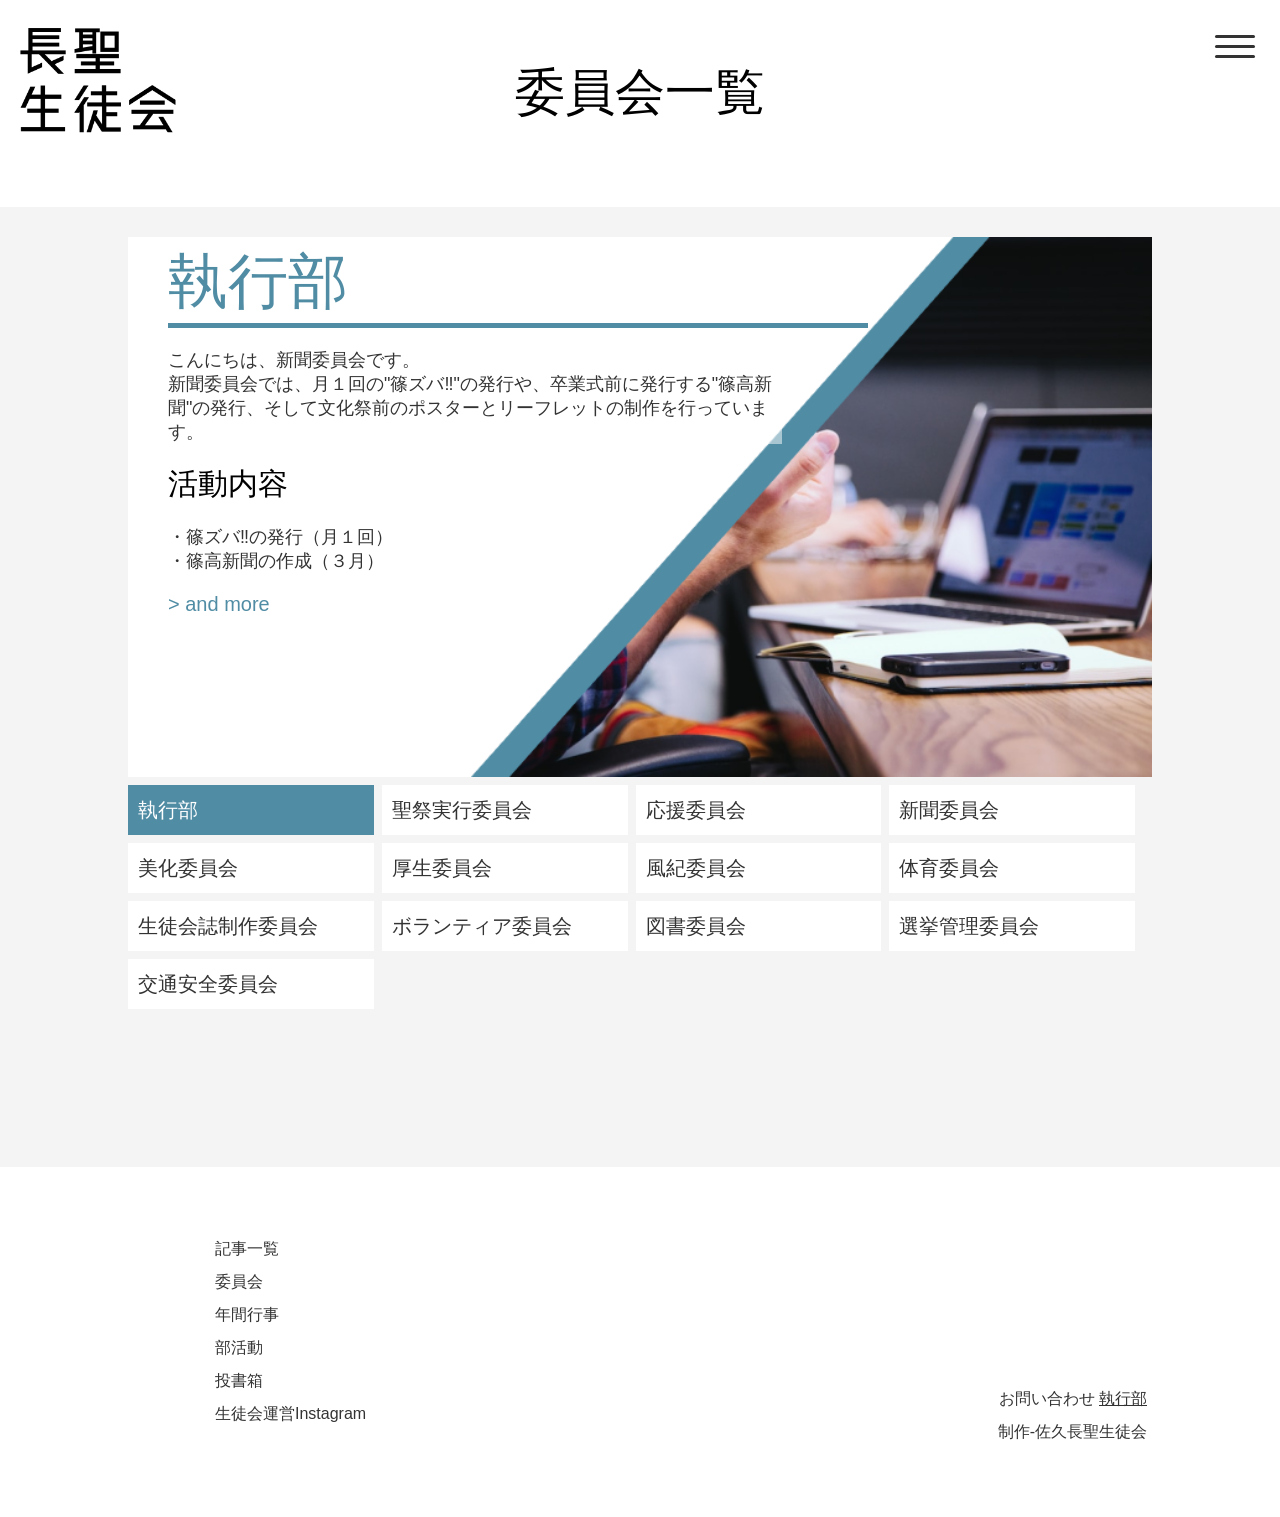
<file: seitokai /committee/committee.html>
<!DOCTYPE html>
<html>

<head>
    <meta charset="utf-8">
    <link rel="stylesheet" href="/css/main.css">
    <link rel="stylesheet" href="comittee.css">
    <script src="/js/jquery-3.6.1.min.js"></script>
    <link rel="preconnect" href="https://fonts.googleapis.com">
    <link rel="preconnect" href="https://fonts.gstatic.com" crossorigin>
    <link href="https://fonts.googleapis.com/css2?family=Noto+Sans+JP&display=swap" rel="stylesheet">
    <style>
        @import url('https://fonts.googleapis.com/css2?family=Noto+Sans+JP&display=swap');
    </style>
    <title>委員会一覧</title>
</head>

<body>
    <div class="openbtn"><span></span><span></span><span></span></div>
    <nav id="g-nav">
        <div id="g-nav-list">
            <div class="box-menu">
                <div class="color_bar"><a href="/article/article.html"><img src="/img/menu/Frame 1.svg"></a></div>
                <div class="color_bar"><a href="/committee/committee.html"><img src="/img/menu/Frame 2.svg"></a></div>
                <div class="color_bar"><a href="/schedule/schedule.html"><img src="/img/menu/Frame 3.svg"></a></div>
                <div class="color_bar"><a href="/club/club.html"><img src="/img/menu/Frame 4.svg"></a></div>
                <div class="color_bar"><a href="/form/form.html"><img src="/img/menu/Frame 5.svg"></a></div>
                <div class="color_bar"><a href="https://www.instagram.com/sakuchoseihighschool/"><img src="/img/menu/Frame 6.svg"></a></div>
            </div>
            <a href="../index.html" class="gohome"><img src="/img/menu/home.svg" height="40px" width="40px"></a>
            <a href="https://www.instagram.com/sakuchoseihighschool/" class="goinsta"><img src="/img/menu/instagram.svg" height="35px" width="35px"></a>
            <div class="closebg"></div>
        </div>
    </nav>
    <a href="../index.html"><img src="/img/big-logo.png" class="logo"></a>
    <header id="header">
        <div class="title">委員会一覧</div>
    </header>
    <main>
        <div class="committee">
            <div class="sections">
                <section class="section front show" id="com-1">
                    <div class="title-a">執行部</div>
                    <div class="about-a">
                        <p>
                            こんにちは、新聞委員会です。<br>
                            新聞委員会では、月１回の"篠ズバ‼"の発行や、卒業式前に発行する"篠高新聞"の発行、そして文化祭前のポスターとリーフレットの制作を行っています。
                        </p>
                    </div>
                    <div class="seg-a">活動内容</div>
                    <div class="about-b">
                        <p>
                            ・篠ズバ‼の発行（月１回）<br>
                            ・篠高新聞の作成（３月）
                        </p>
                    </div>
                    <div class="link">> and more</div>
                    <img src="img/Frame 1.png">
                </section>
                <section class="section front" id="com-2">
                    <div class="title-a">聖祭実行委員会</div>
                    <div class="about-a">
                        <p>
                            こんにちは、新聞委員会です。<br>
                            新聞委員会では、月１回の"篠ズバ‼"の発行や、卒業式前に発行する"篠高新聞"の発行、そして文化祭前のポスターとリーフレットの制作を行っています。
                        </p>
                    </div>
                    <div class="seg-a">活動内容</div>
                    <div class="about-b">
                        <p>
                            ・篠ズバ‼の発行（月１回）<br>
                            ・篠高新聞の作成（３月）
                        </p>
                    </div>
                    <div class="link">> and more</div>
                    <img src="img/Frame 2.png">
                </section>
                <section class="section front" id="com-3">
                    <div class="title-a">応援委員会</div>
                    <div class="about-a">
                        <p>
                            こんにちは、新聞委員会です。<br>
                            新聞委員会では、月１回の"篠ズバ‼"の発行や、卒業式前に発行する"篠高新聞"の発行、そして文化祭前のポスターとリーフレットの制作を行っています。
                        </p>
                    </div>
                    <div class="seg-a">活動内容</div>
                    <div class="about-b">
                        <p>
                            ・篠ズバ‼の発行（月１回）<br>
                            ・篠高新聞の作成（３月）
                        </p>
                    </div>
                    <div class="link">> and more</div>
                    <img src="img/Frame 3.png">
                </section>
                <section class="section front" id="com-4">
                    <div class="title-a">新聞委員会</div>
                    <div class="about-a">
                        <p>
                            こんにちは、新聞委員会です。<br>
                            新聞委員会では、月１回の"篠ズバ‼"の発行や、卒業式前に発行する"篠高新聞"の発行、そして文化祭前のポスターとリーフレットの制作を行っています。
                        </p>
                    </div>
                    <div class="seg-a">活動内容</div>
                    <div class="about-b">
                        <p>
                            ・篠ズバ‼の発行（月１回）<br>
                            ・篠高新聞の作成（３月）
                        </p>
                    </div>
                    <div class="link">> and more</div>
                    <img src="img/Frame 4.png">
                </section>
                <section class="section front" id="com-5">
                    <div class="title-a">美化委員会</div>
                    <div class="about-a">
                        <p>
                            こんにちは、新聞委員会です。<br>
                            新聞委員会では、月１回の"篠ズバ‼"の発行や、卒業式前に発行する"篠高新聞"の発行、そして文化祭前のポスターとリーフレットの制作を行っています。
                        </p>
                    </div>
                    <div class="seg-a">活動内容</div>
                    <div class="about-b">
                        <p>
                            ・篠ズバ‼の発行（月１回）<br>
                            ・篠高新聞の作成（３月）
                        </p>
                    </div>
                    <div class="link">> and more</div>
                    <img src="img/Frame 5.png">
                </section>
                <section class="section front" id="com-6">
                    <div class="title-a">厚生委員会</div>
                    <div class="about-a">
                        <p>
                            こんにちは、新聞委員会です。<br>
                            新聞委員会では、月１回の"篠ズバ‼"の発行や、卒業式前に発行する"篠高新聞"の発行、そして文化祭前のポスターとリーフレットの制作を行っています。
                        </p>
                    </div>
                    <div class="seg-a">活動内容</div>
                    <div class="about-b">
                        <p>
                            ・篠ズバ‼の発行（月１回）<br>
                            ・篠高新聞の作成（３月）
                        </p>
                    </div>
                    <div class="link">> and more</div>
                    <img src="img/Frame 6.png">
                </section>
                <section class="section front" id="com-7">
                    <div class="title-a">風紀委員会</div>
                    <div class="about-a">
                        <p>
                            こんにちは、新聞委員会です。<br>
                            新聞委員会では、月１回の"篠ズバ‼"の発行や、卒業式前に発行する"篠高新聞"の発行、そして文化祭前のポスターとリーフレットの制作を行っています。
                        </p>
                    </div>
                    <div class="seg-a">活動内容</div>
                    <div class="about-b">
                        <p>
                            ・篠ズバ‼の発行（月１回）<br>
                            ・篠高新聞の作成（３月）
                        </p>
                    </div>
                    <div class="link">> and more</div>
                    <img src="img/Frame 7.png">
                </section>
                <section class="section front" id="com-8">
                    <div class="title-a">体育委員会</div>
                    <div class="about-a">
                        <p>
                            こんにちは、新聞委員会です。<br>
                            新聞委員会では、月１回の"篠ズバ‼"の発行や、卒業式前に発行する"篠高新聞"の発行、そして文化祭前のポスターとリーフレットの制作を行っています。
                        </p>
                    </div>
                    <div class="seg-a">活動内容</div>
                    <div class="about-b">
                        <p>
                            ・篠ズバ‼の発行（月１回）<br>
                            ・篠高新聞の作成（３月）
                        </p>
                    </div>
                    <div class="link">> and more</div>
                    <img src="img/Frame 8.png">
                </section>
                <section class="section front" id="com-9">
                    <div class="title-a">生徒会誌制作委員会</div>
                    <div class="about-a">
                        <p>
                            こんにちは、新聞委員会です。<br>
                            新聞委員会では、月１回の"篠ズバ‼"の発行や、卒業式前に発行する"篠高新聞"の発行、そして文化祭前のポスターとリーフレットの制作を行っています。
                        </p>
                    </div>
                    <div class="seg-a">活動内容</div>
                    <div class="about-b">
                        <p>
                            ・篠ズバ‼の発行（月１回）<br>
                            ・篠高新聞の作成（３月）
                        </p>
                    </div>
                    <div class="link">> and more</div>
                    <img src="img/Frame 9.png">
                </section>
                <section class="section front" id="com-10">
                    <div class="title-a">ボランティア委員会</div>
                    <div class="about-a">
                        <p>
                            こんにちは、新聞委員会です。<br>
                            新聞委員会では、月１回の"篠ズバ‼"の発行や、卒業式前に発行する"篠高新聞"の発行、そして文化祭前のポスターとリーフレットの制作を行っています。
                        </p>
                    </div>
                    <div class="seg-a">活動内容</div>
                    <div class="about-b">
                        <p>
                            ・篠ズバ‼の発行（月１回）<br>
                            ・篠高新聞の作成（３月）
                        </p>
                    </div>
                    <div class="link">> and more</div>
                    <img src="img/Frame 10.png">
                </section>
                <section class="section front" id="com-11">
                    <div class="title-a">図書委員会</div>
                    <div class="about-a">
                        <p>
                            こんにちは、新聞委員会です。<br>
                            新聞委員会では、月１回の"篠ズバ‼"の発行や、卒業式前に発行する"篠高新聞"の発行、そして文化祭前のポスターとリーフレットの制作を行っています。
                        </p>
                    </div>
                    <div class="seg-a">活動内容</div>
                    <div class="about-b">
                        <p>
                            ・篠ズバ‼の発行（月１回）<br>
                            ・篠高新聞の作成（３月）
                        </p>
                    </div>
                    <div class="link">> and more</div>
                    <img src="img/Frame 11.png">
                </section>
                <section class="section front" id="com-12">
                    <div class="title-a">選挙管理委員会</div>
                    <div class="about-a">
                        <p>
                            こんにちは、新聞委員会です。<br>
                            新聞委員会では、月１回の"篠ズバ‼"の発行や、卒業式前に発行する"篠高新聞"の発行、そして文化祭前のポスターとリーフレットの制作を行っています。
                        </p>
                    </div>
                    <div class="seg-a">活動内容</div>
                    <div class="about-b">
                        <p>
                            ・篠ズバ‼の発行（月１回）<br>
                            ・篠高新聞の作成（３月）
                        </p>
                    </div>
                    <div class="link">> and more</div>
                    <img src="img/Frame 12.png">
                </section>
                <section class="section front" id="com-13">
                    <div class="title-a">交通安全委員会</div>
                    <div class="about-a">
                        <p>
                            こんにちは、新聞委員会です。<br>
                            新聞委員会では、月１回の"篠ズバ‼"の発行や、卒業式前に発行する"篠高新聞"の発行、そして文化祭前のポスターとリーフレットの制作を行っています。
                        </p>
                    </div>
                    <div class="seg-a">活動内容</div>
                    <div class="about-b">
                        <p>
                            ・篠ズバ‼の発行（月１回）<br>
                            ・篠高新聞の作成（３月）
                        </p>
                    </div>
                    <div class="link">> and more</div>
                    <img src="img/Frame 13.png">
                </section>
            </div>
            <div class="container">
                <div class="item">
                    <a class='secList notscroll' href="#com-1" onclick="return false;" id="item-1">執行部</a>
                </div>
                <div class="item">
                    <a class='secList notscroll' href="#com-2" onclick="return false;" id="item-2">聖祭実行委員会</a>
                </div>
                <div class="item">
                    <a class='secList notscroll' href="#com-3" onclick="return false;" id="item-3">応援委員会</a>
                </div>
                <div class="item">
                    <a class='secList notscroll' href="#com-4" onclick="return false;" id="item-4">新聞委員会</a>
                </div>
                <div class="item">
                    <a class='secList notscroll' href="#com-5" onclick="return false;" id="item-5">美化委員会</a>
                </div>
                <div class="item">
                    <a class='secList notscroll' href="#com-6" onclick="return false;" id="item-6">厚生委員会</a>
                </div>
                <div class="item">
                    <a class='secList notscroll' href="#com-7" onclick="return false;" id="item-7">風紀委員会</a>
                </div>
                <div class="item">
                    <a class='secList notscroll' href="#com-8" onclick="return false;" id="item-8">体育委員会</a>
                </div>
                <div class="item">
                    <a class='secList notscroll' href="#com-9" onclick="return false;" id="item-9">生徒会誌制作委員会</a>
                </div>
                <div class="item">
                    <a class='secList notscroll' href="#com-10" onclick="return false;" id="item-10">ボランティア委員会</a>
                </div>
                <div class="item">
                    <a class='secList notscroll' href="#com-11" onclick="return false;" id="item-11">図書委員会</a>
                </div>
                <div class="item">
                    <a class='secList notscroll' href="#com-12" onclick="return false;" id="item-12">選挙管理委員会</a>
                </div>
                <div class="item">
                    <a class='secList notscroll' href="#com-13" onclick="return false;" id="item-13">交通安全委員会</a>
                </div>
            </div>
        </div>
        <footer id="footer">
            <div class="footer_1">
                <ul>
                    <li><a href="article/article.html">記事一覧</a></li>
                    <li><a href="committee/committee.html">委員会</a></li>
                    <li><a href="schedule/schedule.html">年間行事</a></li>
                    <li><a href="club/club.html">部活動</a></li>
                    <li><a href="form/form.html">投書箱</a></li>
                    <li><a href="https://www.instagram.com/sakuchoseihighschool/">生徒会運営Instagram</a></li>
                </ul>
            </div>
            <div class="footer_2">
                <ul>
                    <li>お問い合わせ <a href="#">執行部</a></li>
                    <li>制作-佐久長聖生徒会</li>
                </ul>
            </div>
        </footer>
        <script src="/js/jquery.scrollify.js"></script>
        <script src="committee.js"></script>
        <script src="/js/main.js"></script>
        <script src="/js/particles.min.js"></script>
        <script src="/js/particle.js"></script>
    </main>
</body>

</html>
</file>
<file: css/main.css>
@charset "UTF-8";

/************/
/* リセットcss */
/************/
html, body, div, h1, h2, h3, h4, h5, h6, p, li, dl, dt, dd, table, th, td ,a{
  margin: 0px;
  padding: 0px;
}
table {
  border-collapse: collapse;
  border-spacing: 0;
}
ol, ul {
list-style: none;
}
a {
text-decoration: none;
color: inherit;

}
body {
	overflow-x: hidden;
    background-color: #F4F4F4;
    font-family: Hiragino Kaku Gothic ProN,-apple-system,Segoe UI,Helvetica Neue,"メイリオ",meiryo,sans-serif;
}
button{
    background-color: transparent;
    border: none;
    cursor: pointer;
    outline: none;
    padding: 0;
    appearance: none;
}

/************/
/* フォントcss */
/************/
/*
h1,h2,h3,h4,h5,h6 {
	font-family: 'Kosugi Maru', sans-serif;
}
p,li,th,td,a {
	font-family: 'Noto Sans JP', sans-serif;
}
*/
/*ここからホップアップ*/
#g-nav{
    /*position:fixed;にし、z-indexの数値を小さくして最背面へ*/
    position:fixed;
	z-index: -1;
	opacity: 0;/*はじめは透過0*/
    /*ナビの位置と形状*/
	top:0;
	width:100%;
    height: 100vh;/*ナビの高さ*/
    /*動き*/
	transition: all 0.3s;
    /*
	-webkit-backdrop-filter: blur(10px);
	backdrop-filter: blur(10px);
    */
    -webkit-backdrop-filter: invert(100%);
    backdrop-filter: blur(10px);
    background-color: rgba(128, 128, 128, 0.31);
}

/*アクティブクラスがついたら透過なしにして最前面へ*/
#g-nav.panelactive{
	opacity: 1;
	z-index:9999;
}

/*ナビゲーションの縦スクロール*/
#g-nav.panelactive #g-nav-list{
    /*ナビの数が増えた場合縦スクロール*/
    position: fixed;
    z-index: 9999; 
    width: 100%;
    height: 100vh;/*表示する高さ*/
    overflow: auto;
    -webkit-overflow-scrolling: touch;
}
.g-nav-list{
    position: relative;
}
.gohome,.goinsta{
	position:fixed;
    z-index: 100005;/*ボタンを最前面に*/
	cursor: pointer;
}
.gohome{
    right: 25px;
	top:90px;
}
.goinsta{
    right: 27px;
    top:160px; 
}
/*ナビゲーション*/
.box-menu{
    display: block;
    position: absolute;
    top: 50%;
    left: 50%;
    transform: translate(-50% ,-50%);
    z-index: 20000;
}
.color_bar{
    height: 90px;
    transition-duration: 0.25s;
    margin: 10px;
}
.color_bar:hover{
    height: 150px;
    margin: 0px;
}
.color_bar:nth-child(odd){
    background-color: #508CA4;
}
.color_bar:nth-child(even){
    background-color: #CCA43B;
}
.box-menu a{
    display: block;
    height: 100%;
    width: 100%;
    position: relative;
}
.box-menu img{
    position: absolute;
    left: 10px;
    top: 50%;
    transform: translate(0%, -46%);
}
.closebg{
    z-index: 9999;
    position: absolute;
    top: -15px;
    left: -15px;
    height: 100vh;
    width: 100vw;
}
/*リストのレイアウト設定*/

.openbtn{
	position:fixed;
    z-index: 99999;/*ボタンを最前面に*/
	top:20px;
	right: 20px;
	cursor: pointer;
    width: 50px;
    height:50px;
}
	
/*×に変化*/	
.openbtn span{
    display: inline-block;
    transition: all .4s;
    position: absolute;
    left: 5px;
    height: 3px;
    border-radius: 2px;
	background-color: #333;
  	width: 40px;
  }

.openbtn span:nth-of-type(1) {
	top:15px;	
}

.openbtn span:nth-of-type(2) {
	top:25px;
}

.openbtn span:nth-of-type(3) {
	top:35px;
}

.openbtn.active span:nth-of-type(1) {
    top: 18px;
    left: 5px;
    transform: translateY(6px) rotate(-45deg);
    width: 40px;
}

.openbtn.active span:nth-of-type(2) {
	opacity: 0;
}

.openbtn.active span:nth-of-type(3){
    top: 30px;
    left: 5px;
    transform: translateY(-6px) rotate(45deg);
    width: 40px;
}
/*ホップアップここまで*/

/*-----------ここからヘッダーとフッダー-----------*/
header {
    height: 23vh;
    background-color: #FFF;
    text-align: center;
}


.title {
    font-size: 50px;
    padding: 6.5vh;
}


.logo {
    height: 120px;
    background-color: rgb(130, 185, 166, 0);
    left: 0px;
    margin: 20px 0px 0px 20px;
    z-index: 100;
    position: absolute;
}

footer {
    background-color: #FFF;
    height: 350px;
    padding-left: 70px;
    display: flex;
    color: #333;
    position: relative;
    z-index: 0;

}

.footer_1 {
    padding: 50px 100px;
}

.footer_2 {
    padding: 200px 0px 0px 0px;
    position: absolute;
    right: 10vw;
    text-align: right;
}

footer li {
    padding: 6px 5px;
}

.footer_2 a {
    text-decoration: underline;
    text-decoration-color: #333;
}

/*------------------------------*/
</file>
<file: about/about.css>
@charset "UTF-8";
section{
    padding: 0px 0px 60px;
    padding-left: 10vw;
}
section:nth-of-type(1){
    padding-top: 60px;
}
section div{
    width: 80vw;
}
.color_a{
    color: #508CA4;
    padding-left: 20px;
    padding-top: 10px;
    padding-bottom: 0px;
}
.color_b{
   color: #CCA43B; 
   padding: 20px;
   padding-top: 0px;
   padding-bottom: 10px;
}
#particles-js1{ 
	position:fixed;/*描画固定*/
	width: 100%;
	height: 100%;
}
</file>
<file: article/article.css>
@charset "UTF-8";

.scroll_content { /* リスト全体のスタイル */
  display: flex;
  max-width: 70vw;
  margin: auto;
  overflow-x: auto;
}
.scroll_content_box{
    padding: 50px 0px;
}

.scroll_content li { /* 各リストのスタイル */
  width: 90%;
  padding: 8px;
  margin: 3px;
  flex-shrink: 0;
  list-style: none;
}
 
.scroll_content img { /* 画像のスタイル */
  width: 100%;
  max-height: 200px;
  object-fit: cover;
    transition-duration: 0.5s;
}

.scroll_content img:hover{
  transform: scale(1.1);/* 拡大 */
}
 
.scroll_content::-webkit-scrollbar {
  height: 12px; /* スクロールバーの高さ */
}
 
.scroll_content::-webkit-scrollbar-thumb {
  background: #aaa; /* ツマミの色 */
  border-radius: 6px; /* ツマミ両端の丸み */
}
 
.scroll_content::-webkit-scrollbar-track {
  background: #ddd; /* トラックの色 */
  border-radius: 6px; /* トラック両端の丸み */
}
 
 
@media screen and (min-width: 450px) {
 
  .scroll_content li {
    width: 30%;
  }
 
}
.section_title{
    height: 100px;
    width: 300px;
    background: #333;
    font-size: 60px;
    color: #FFF;
    padding: 15px;
    margin-left: 10vw;
}

section{
    padding: 20px 0px;
}
</file>
<file: club/style.css>
@charset "utf-8";

p,
h1 {
    margin: 0px;
}
body{
    font-family: Noto Sans JP, Hiragino Kaku Gothic ProN,-apple-system,Segoe UI,Helvetica Neue,"メイリオ",meiryo,sans-serif;
}
.openbtn{
    top: 10px;
}
/*------------------------------------*/
.club-sections a{
    display: block;
    height: 100%;
    width: 100%;
    display: flex;
    align-items: center;
}
.club-sections{
    margin: 10vh 135px;
}
.switch-btns{
    display: flex;
    padding-bottom: 20px;
}
.switch-btn{
    background-color: #FFF;
    height: 70px;
    width: 43%;
    padding-left: 5%;
}
.switch-btn p{
    font-size: 30px;
}
.switch-btns :first-child{
    margin-right: 4%;
}
.section-clubs{
    display: flex;
    flex-wrap: wrap;
}
.section-clubs .item{
    background-color: #FFF;
    height: 70px;
    width: 43%;
    padding-left: 5%;
    margin-top: 15px;
    font-size: 30px;
    position: relative;

    white-space: nowrap; /* テキストを折り返さないようにする */
    overflow: hidden; /* はみ出た部分を非表示にする */
    text-overflow: ellipsis;
}

.section-clubs :nth-child(odd){
    margin-right: 4%;
}
.section-clubs p,.section-clubs a{
    margin-right: 0px!important;
}
.switch-to-sports{
    outline: 3px dashed #508CA4;
    outline-offset: -3px;
    color: #508CA4;
}
.switch-to-culture{
    outline: 3px dashed #CCA43B;
    outline-offset: -3px;
    color: #CCA43B;
}
.club-active-sports{
    background-color: #508CA4;
    color: #FFF;
}
.club-active-culture{
    background-color: #CCA43B;
    color: #FFF;
}
.item::after{
    content: "";
    position: absolute;
    top: 0; left: 0;
    width: 10px;
    height: 100%;
    display: block;
}
.section-sports .item::after{
    background-color: #508CA4;
}
.section-culture .item::after{
    background-color: #CCA43B;
}
.openbtn{
    top: 10px;
}
/*==================================================
スライダーのためのcss
===================================*/
.slider {
    position: relative;
    z-index: 1;
    /*↑z-indexの値をh1のz-indexの値よりも小さくして背景に回す*/
}
.slider-img {
    width: 100%;
    /*各スライダー全体の横幅を画面の高さいっぱい（100%）にする*/
    background-repeat: no-repeat;
    /*背景画像をリピートしない*/
    background-position: center;
    /*背景画像の位置を中央に*/
    background-size: cover;
    /*背景画像が.slider-item全体を覆い表示*/
    color: #FFF;
}
.slider-img img{
    width: 100%;
}

.slider-item {
    width: 100%;
    /*各スライダー全体の横幅を画面の高さいっぱい（100%）にする*/
    background-repeat: no-repeat;
    /*背景画像をリピートしない*/
    background-position: center;
    /*背景画像の位置を中央に*/
    background-size: cover;
    /*背景画像が.slider-item全体を覆い表示*/
    background-color: #F4F4F4;
    color: #000;
}
.for_scrolling{
    height: 50vh;
    overflow: scroll;
}
.for_scrolling::-webkit-scrollbar{
    display:none;
}
/*矢印の設定*/

/*戻る、次へ矢印の位置*/
.slick-prev,
.slick-next {
    position: absolute;
    /*絶対配置にする*/
    z-index: 3;
    top: 44vh;
    cursor: pointer;
    /*マウスカーソルを指マークに*/
    outline: none;
    /*クリックをしたら出てくる枠線を消す*/
    height: 25px;
    width: 25px;
}
#fixed_club_sports .slick-prev, #fixed_club_sports .slick-next{
    border-top: 3px solid #508CA4;
    /*矢印の色*/
    border-right: 3px solid #508CA4;
    /*矢印の色*/
}
#fixed_club_culture .slick-prev, #fixed_club_culture .slick-next{
    border-top: 3px solid #CCA43B;
    /*矢印の色*/
    border-right: 3px solid #CCA43B;
    /*矢印の色*/
}

.slick-prev {
    /*戻る矢印の位置と形状*/
    left: 4%;
    transform: rotate(-135deg);
}

.slick-next {
    /*次へ矢印の位置と形状*/
    right: 4%;
    transform: rotate(45deg);
}

/*ドットナビゲーションの設定*/

.slick-dots {
    position: relative;
    z-index: 3;
    text-align: center;
    margin: -27px 0 0 0;
}

.slick-dots li {
    display: inline-block;
    margin: 0 5px;
}

.slick-dots button {
    color: transparent;
    outline: none;
    width: 8px;
    /*ドットボタンのサイズ*/
    height: 8px;
    /*ドットボタンのサイズ*/
    display: block;
    border-radius: 50%;
    background: #FFF;
    /*ドットボタンの色*/
}

#club_sports .wrapper .slider .slick-dots .slick-active button {
    background: #508CA4;
    outline: #FFF solid 4px;
}
#club_culture .wrapper .slider .slick-dots .slick-active button {
    background: #CCA43B;
    outline: #FFF solid 4px;
}


/*========= レイアウトのためのCSS ===============*/
ul {
    margin: 0;
    padding: 0;
    list-style: none;
}

a:hover,
a:active {
    text-decoration: none;
}

.wrapper {
    position: relative;
}

.container {
    background: #555;
}

.container p {
    padding: 300px 0;
    text-align: center;
    color: #fff;
}
.cont-box-sports{
    padding: 50px 100px;
}
.cont-box-culture{
    padding: 50px 100px;
}
.cont-details{
    padding-bottom: 40px;
}
.cont-details h3{
    font-size: 22px;
}
.without-details{
    display: flex;
}
.cont-box-sports h2{
    font-size: 40px;
    border-bottom: 3px #508CA4 solid;
    margin-bottom: 40px;
}
.cont-box-culture h2{
    font-size: 40px;
    border-bottom: 3px #CCA43B solid;
    margin-bottom: 40px;
}
.details-box h3{
    font-size: 22px;
    padding-bottom: 15px;
}
.details-box p{
    font-size: 16px;
    padding: 0px 20px;
}
.member ,.do-kono-location{
    padding-bottom: 40px;
}
.location-and-time-and-member{
    width: 50%;
}
.under_info{
    position: relative;
    background-color: #FFF;
}
.fixed_clubs{
    width: 70%;
    position: fixed;
    top: 50%;
    left: 50%;
    transform: translate(-50%,-50%);
    z-index: 10000000;
}
.bg-close{
    position: fixed;
    top: 0px;
    left: 0px;
    height: 100vh;
    width: 100vw;
    background-color: rgb(0, 0, 0 ,0.5);
    z-index: 9999999;
}

/*--------------------------------------------------*/
.open-club-btn{
    height: 100px;
    width: 100px;
    background: #508CA4;
}
</file>
<file: committee/comittee.css>
@charset "UTF-8";
.committee{
    padding: 30px 10vw;
    height: 100vh!important;
}
.section p{
    background-color: #ffffff7f;
    display:inline-block;
}
.sections{
    height: 60vh;
    background-color: #FFF;
    position: relative;
}
.container{
    display: flex;
    flex-wrap: wrap;
    margin-top: 8px;
}
.item{
    height: 50px;
    width: 24%;
    background-color: #FFF;
    margin-right: 8px;
    margin-bottom: 8px;
    font-size: 20px;
    text-align: left;
    color: #333;
    display: flex;
    flex-direction: column;
    justify-content: center;
    align-items: left;
    white-space: nowrap; /* テキストを折り返さないようにする */
    overflow: hidden; /* はみ出た部分を非表示にする */
    text-overflow: ellipsis; /* はみ出た部分に省略記号を表示する */
}
.item:hover{
    outline: #508CA4 4px solid;
    
}
.item:nth-child(4n){
    margin-right: 0px;
}
.item:last-child{
    margin-bottom: 0px;
}
.item a{
    padding: 10px;
}
.title-a{
    font-size: 60px;
    color: #508CA4;
    padding: 5px 0px;
    padding-bottom: 0px;
    margin-bottom: 10px;
    margin-left: 40px;
    width: 700px;
    border-bottom: #508CA4 5px solid;
    position: relative;
    z-index: 1;
}
.about-a{
    font-size: 18px;
    color: #333;
    padding: 10px 40px;
    width: 60%;
    position: relative;
    z-index: 1;
}
.seg-a{
    font-size: 30px;
    padding: 10px 40px;
    position: relative;
    z-index: 1;
}
.about-b{
    font-size: 18px;
    color: #333;
    padding: 10px 40px;
    position: relative;
    z-index: 1;
}
.link{
    font-size: 20px;
    color: #508CA4;
    padding: 10px 40px;
    position: relative;
    z-index: 1;
}
.sections{
    position: relative;
}
.section img{
    position: absolute;
    right: 0px;
    top: 0px;
    height: 100%;
}
.section{
    position: relative;
    overflow: hidden;
    top: 0px;
    height: 100%;
}
</file>
<file: form/form.css>
@charset "UTF-8";

.form {
    background-color: #FFF;
    outline: 10px solid #508CA4;
    outline-offset: -1px;
}
.form-wrap{
    width: 80%;
    position: relative;
    margin: 50px 0px;
    left: 50%;
    transform: translate(-50%, 0%);
}

.form_title {
    background-color: #508CA4;
    width: 100%;
    background-color: #508CA4;
}

.form_title ul {
    padding: 10px;
    list-style: inside;
    margin: 0px;
}

.form_title li {
    color: #FFF;
    font-size: 16px;
    text-align: left;
}

.form_boxes {
    display: flex;
    border-bottom: #508CA4 10px solid;
}

.form_box_1 {
    display: flex;
    width: 290px;
    border-right: 10px solid #508CA4;
    height: 125px;
}

.form_box_1 div p {
    color: #508CA4;
    font-size: 20px;
}

.form_box_1_width {
    padding-top: 20px;
    padding-left: 50px;
    display: flex;
}

.form_box_1_inputs {
    color: #508CA4;
    font-size: 20px;
    padding-left: 20px;
}

/*-----------------------------*/
label {
    cursor: pointer;
    padding-left: 30px;
    position: relative;
}

label::before,
label::after {
    content: "";
    display: block;
    border-radius: 50%;
    position: absolute;
    transform: translateY(-50%);
    top: 50%;
}

label::before {
    background-color: #fff;
    border: 1px solid #508CA4;
    height: 20px;
    width: 20px;
    left: 5px;
}

label::after {
    background-color: #508CA4;
    opacity: 0;
    height: 14px;
    width: 14px;
    left: 9px;
}

input:checked+label::after {
    opacity: 1;
}

.visually-hidden {
    /* コンテンツの流れから切り離す */
    position: absolute;
    /* 誤ったコードに対処するための回避策 */
    white-space: nowrap;
    /* 可能な限り文字サイズを小さくするための処理
     * (スクリーンリーダー中には height と width が 0 のものを無視するため)
     */
    width: 1px;
    height: 1px;
    /* オーバーフローしているコンテンツを隠す */
    overflow: hidden;
    /* 要素サイズを変更しうるプロパティのリセット */
    border: 0;
    padding: 0;
    /* 要素のどの部分が表示されるかを定義するもの */
    /* 古いブラウザでは使用できない */
    clip: rect(0 0 0 0);
    /* 最近のブラウザ用
     * コンテンツを非表示にする設定  */
    clip-path: inset(50%);
    /* 今現在なぜ-1pxがここで設定されるかは分かっていないそうです。
     * それに加えていくつか問題もあるそうです 
     * (参考: https://github.com/h5bp/html5-boilerplate/issues/1985)
     */
    margin: -1px;
}

/*-----------------------------*/
.form_box_1_input {
    display: block;
}

.form_box_1_input input {
    color: #508CA4;
}

.form_box_2 {
    display: block;
    height: 125px;
    font-size: 20px;
    width: 70%;
}

.form_box_2 p {
    color: #508CA4;
}

.form_box_2 input {
    color: #508CA4;
}

.form_box_2_width {
    padding-top: 20px;
    padding-left: 50px;
}

.form_box_3 {
    display: block;
    height: 220px;
}

.form_box_3 p {
    color: #508CA4;
    font-size: 20px;
}

.form_box_3_width {
    padding-top: 20px;
    padding-left: 50px;
}

.form_deci {
    position: relative;
    background-color: #508CA4;
    width: 100%;
    height: 45px;
    margin-top: 25px;

    background-color: #FFF;
    outline: 10px solid #508CA4;
    outline-offset: -1px;
}

.form_deci_box {
    color: #FFF;
    background-color: #508CA4;
    height: 100%;
    width: 100%;
    font-size: 30px;
    transition: all 0.2s;
    outline-offset: -5px;
}

.form_deci_box:hover {
    color: #508CA4;
    background-color: #FFF;
    transition: all 0.2s;
}

#form_text_1 {
    width: 85%;
    padding: 10px 15px;
    font-size: 16px;
    border: 5px solid #508CA4;
    /*枠線*/
    margin: 5px;
    margin-left: 0px;
}

#form_text_2 {
    width: 90%;
    height: 110px;
    padding: 10px 15px;
    font-size: 16px;
    border: 5px solid #508CA4;
    /*枠線*/
    margin: 5px;
    margin-left: 0px;
    resize: none;
}

.thanks_width {
    position: relative;
    width: 70%;
    margin: 50px 0px;
    left: 50%;
    transform: translate(-50%, 0%);
}

.thanks_title {
    border: 10px solid #508CA4;
    background-color: #FFF;
    height: 80px;
}

.thanks_title p {
    color: #508CA4;
    font-size: 30px;
    text-align: center;
    padding: 19px;
}

.thanks_text {
    padding: 30px 100px 60px;
}

.thanks_text p {
    font-size: 16px;
}

.thanks_text p a {
    color: #508CA4;
    border-bottom: #508CA4 2px solid;
}

.thanks_back {
    width: 500px;
    background-color: #508CA4;
    outline: #508CA4 10px solid;
    outline-offset: -10px;
    height: 80px;
    display: flex;
    position: relative;
    left: 50%;
    transform: translate(-50%, 0%);
    cursor: pointer;
}

.thanks_back p {
    color: #FFF;
    font-size: 30px;
    padding: 19px 50px;
}

.thanks_back svg {
    padding: 17px;
}

.thanks_back a {
    display: block;
    height: 100%;
    width: 100%;
    display: flex;
}
</file>
<file: seitokai /article/article.css>
@charset "UTF-8";

.scroll_content { /* リスト全体のスタイル */
  display: flex;
  max-width: 70vw;
  margin: auto;
  overflow-x: auto;
}
.scroll_content_box{
    padding: 50px 0px;
}

.scroll_content li { /* 各リストのスタイル */
  width: 90%;
  padding: 8px;
  margin: 3px;
  flex-shrink: 0;
  list-style: none;
}
 
.scroll_content img { /* 画像のスタイル */
  width: 100%;
  max-height: 200px;
  object-fit: cover;
    transition-duration: 0.5s;
}

.scroll_content img:hover{
  transform: scale(1.1);/* 拡大 */
}
 
.scroll_content::-webkit-scrollbar {
  height: 12px; /* スクロールバーの高さ */
}
 
.scroll_content::-webkit-scrollbar-thumb {
  background: #aaa; /* ツマミの色 */
  border-radius: 6px; /* ツマミ両端の丸み */
}
 
.scroll_content::-webkit-scrollbar-track {
  background: #ddd; /* トラックの色 */
  border-radius: 6px; /* トラック両端の丸み */
}
 
 
@media screen and (min-width: 450px) {
 
  .scroll_content li {
    width: 30%;
  }
 
}
.section_title{
    height: 100px;
    width: 300px;
    background: #333;
    font-size: 60px;
    color: #FFF;
    padding: 15px;
    margin-left: 10vw;
}

section{
    padding: 20px 0px;
}
</file>
<file: seitokai /club/style.css>
@charset "utf-8";

p,
h1 {
    margin: 0px;
}
body{
    font-family: Noto Sans JP, Hiragino Kaku Gothic ProN,-apple-system,Segoe UI,Helvetica Neue,"メイリオ",meiryo,sans-serif;
}
.openbtn{
    top: 10px;
}
/*------------------------------------*/
.club-sections a{
    display: block;
    height: 100%;
    width: 100%;
    display: flex;
    align-items: center;
}
.club-sections{
    margin: 10vh 135px;
}
.switch-btns{
    display: flex;
    padding-bottom: 20px;
}
.switch-btn{
    background-color: #FFF;
    height: 70px;
    width: 43%;
    padding-left: 5%;
}
.switch-btn p{
    font-size: 30px;
}
.switch-btns :first-child{
    margin-right: 4%;
}
.section-clubs{
    display: flex;
    flex-wrap: wrap;
}
.section-clubs .item{
    background-color: #FFF;
    height: 70px;
    width: 43%;
    padding-left: 5%;
    margin-top: 15px;
    font-size: 30px;
    position: relative;

    white-space: nowrap; /* テキストを折り返さないようにする */
    overflow: hidden; /* はみ出た部分を非表示にする */
    text-overflow: ellipsis;
}

.section-clubs :nth-child(odd){
    margin-right: 4%;
}
.section-clubs p,.section-clubs a{
    margin-right: 0px!important;
}
.switch-to-sports{
    outline: 3px dashed #508CA4;
    outline-offset: -3px;
    color: #508CA4;
}
.switch-to-culture{
    outline: 3px dashed #CCA43B;
    outline-offset: -3px;
    color: #CCA43B;
}
.club-active-sports{
    background-color: #508CA4;
    color: #FFF;
}
.club-active-culture{
    background-color: #CCA43B;
    color: #FFF;
}
.item::after{
    content: "";
    position: absolute;
    top: 0; left: 0;
    width: 10px;
    height: 100%;
    display: block;
}
.section-sports .item::after{
    background-color: #508CA4;
}
.section-culture .item::after{
    background-color: #CCA43B;
}
.openbtn{
    top: 10px;
}
/*==================================================
スライダーのためのcss
===================================*/
.slider {
    position: relative;
    z-index: 1;
    /*↑z-indexの値をh1のz-indexの値よりも小さくして背景に回す*/
}
.slider-img {
    width: 100%;
    /*各スライダー全体の横幅を画面の高さいっぱい（100%）にする*/
    background-repeat: no-repeat;
    /*背景画像をリピートしない*/
    background-position: center;
    /*背景画像の位置を中央に*/
    background-size: cover;
    /*背景画像が.slider-item全体を覆い表示*/
    color: #FFF;
}
.slider-img img{
    width: 100%;
}

.slider-item {
    width: 100%;
    /*各スライダー全体の横幅を画面の高さいっぱい（100%）にする*/
    background-repeat: no-repeat;
    /*背景画像をリピートしない*/
    background-position: center;
    /*背景画像の位置を中央に*/
    background-size: cover;
    /*背景画像が.slider-item全体を覆い表示*/
    background-color: #F4F4F4;
    color: #000;
}
.for_scrolling{
    height: 50vh;
    overflow: scroll;
}
.for_scrolling::-webkit-scrollbar{
    display:none;
}
/*矢印の設定*/

/*戻る、次へ矢印の位置*/
.slick-prev,
.slick-next {
    position: absolute;
    /*絶対配置にする*/
    z-index: 3;
    top: 44vh;
    cursor: pointer;
    /*マウスカーソルを指マークに*/
    outline: none;
    /*クリックをしたら出てくる枠線を消す*/
    height: 25px;
    width: 25px;
}
#fixed_club_sports .slick-prev, #fixed_club_sports .slick-next{
    border-top: 3px solid #508CA4;
    /*矢印の色*/
    border-right: 3px solid #508CA4;
    /*矢印の色*/
}
#fixed_club_culture .slick-prev, #fixed_club_culture .slick-next{
    border-top: 3px solid #CCA43B;
    /*矢印の色*/
    border-right: 3px solid #CCA43B;
    /*矢印の色*/
}

.slick-prev {
    /*戻る矢印の位置と形状*/
    left: 4%;
    transform: rotate(-135deg);
}

.slick-next {
    /*次へ矢印の位置と形状*/
    right: 4%;
    transform: rotate(45deg);
}

/*ドットナビゲーションの設定*/

.slick-dots {
    position: relative;
    z-index: 3;
    text-align: center;
    margin: -27px 0 0 0;
}

.slick-dots li {
    display: inline-block;
    margin: 0 5px;
}

.slick-dots button {
    color: transparent;
    outline: none;
    width: 8px;
    /*ドットボタンのサイズ*/
    height: 8px;
    /*ドットボタンのサイズ*/
    display: block;
    border-radius: 50%;
    background: #FFF;
    /*ドットボタンの色*/
}

#club_sports .wrapper .slider .slick-dots .slick-active button {
    background: #508CA4;
    outline: #FFF solid 4px;
}
#club_culture .wrapper .slider .slick-dots .slick-active button {
    background: #CCA43B;
    outline: #FFF solid 4px;
}


/*========= レイアウトのためのCSS ===============*/
ul {
    margin: 0;
    padding: 0;
    list-style: none;
}

a:hover,
a:active {
    text-decoration: none;
}

.wrapper {
    position: relative;
}

.container {
    background: #555;
}

.container p {
    padding: 300px 0;
    text-align: center;
    color: #fff;
}
.cont-box-sports{
    padding: 50px 100px;
}
.cont-box-culture{
    padding: 50px 100px;
}
.cont-details{
    padding-bottom: 40px;
}
.cont-details h3{
    font-size: 22px;
}
.without-details{
    display: flex;
}
.cont-box-sports h2{
    font-size: 40px;
    border-bottom: 3px #508CA4 solid;
    margin-bottom: 40px;
}
.cont-box-culture h2{
    font-size: 40px;
    border-bottom: 3px #CCA43B solid;
    margin-bottom: 40px;
}
.details-box h3{
    font-size: 22px;
    padding-bottom: 15px;
}
.details-box p{
    font-size: 16px;
    padding: 0px 20px;
}
.member ,.do-kono-location{
    padding-bottom: 40px;
}
.location-and-time-and-member{
    width: 50%;
}
.under_info{
    position: relative;
    background-color: #FFF;
}
.fixed_clubs{
    width: 70%;
    position: fixed;
    top: 50%;
    left: 50%;
    transform: translate(-50%,-50%);
    z-index: 10000000;
}
.bg-close{
    position: fixed;
    top: 0px;
    left: 0px;
    height: 100vh;
    width: 100vw;
    background-color: rgb(0, 0, 0 ,0.5);
    z-index: 9999999;
}

/*--------------------------------------------------*/
.open-club-btn{
    height: 100px;
    width: 100px;
    background: #508CA4;
}
</file>
<file: seitokai /committee/comittee.css>
@charset "UTF-8";
.committee{
    padding: 30px 10vw;
    height: 100vh!important;
}
.section p{
    background-color: #ffffff7f;
    display:inline-block;
}
.sections{
    height: 60vh;
    background-color: #FFF;
    position: relative;
}
.container{
    display: flex;
    flex-wrap: wrap;
    margin-top: 8px;
}
.item{
    height: 50px;
    width: 24%;
    background-color: #FFF;
    margin-right: 8px;
    margin-bottom: 8px;
    font-size: 20px;
    text-align: left;
    color: #333;
    display: flex;
    flex-direction: column;
    justify-content: center;
    align-items: left;
    white-space: nowrap; /* テキストを折り返さないようにする */
    overflow: hidden; /* はみ出た部分を非表示にする */
    text-overflow: ellipsis; /* はみ出た部分に省略記号を表示する */
}
.item:hover{
    outline: #508CA4 4px solid;
    
}
.item:nth-child(4n){
    margin-right: 0px;
}
.item:last-child{
    margin-bottom: 0px;
}
.item a{
    padding: 10px;
}
.title-a{
    font-size: 60px;
    color: #508CA4;
    padding: 5px 0px;
    padding-bottom: 0px;
    margin-bottom: 10px;
    margin-left: 40px;
    width: 700px;
    border-bottom: #508CA4 5px solid;
    position: relative;
    z-index: 1;
}
.about-a{
    font-size: 18px;
    color: #333;
    padding: 10px 40px;
    width: 60%;
    position: relative;
    z-index: 1;
}
.seg-a{
    font-size: 30px;
    padding: 10px 40px;
    position: relative;
    z-index: 1;
}
.about-b{
    font-size: 18px;
    color: #333;
    padding: 10px 40px;
    position: relative;
    z-index: 1;
}
.link{
    font-size: 20px;
    color: #508CA4;
    padding: 10px 40px;
    position: relative;
    z-index: 1;
}
.sections{
    position: relative;
}
.section img{
    position: absolute;
    right: 0px;
    top: 0px;
    height: 100%;
}
.section{
    position: relative;
    overflow: hidden;
    top: 0px;
    height: 100%;
}
</file>
